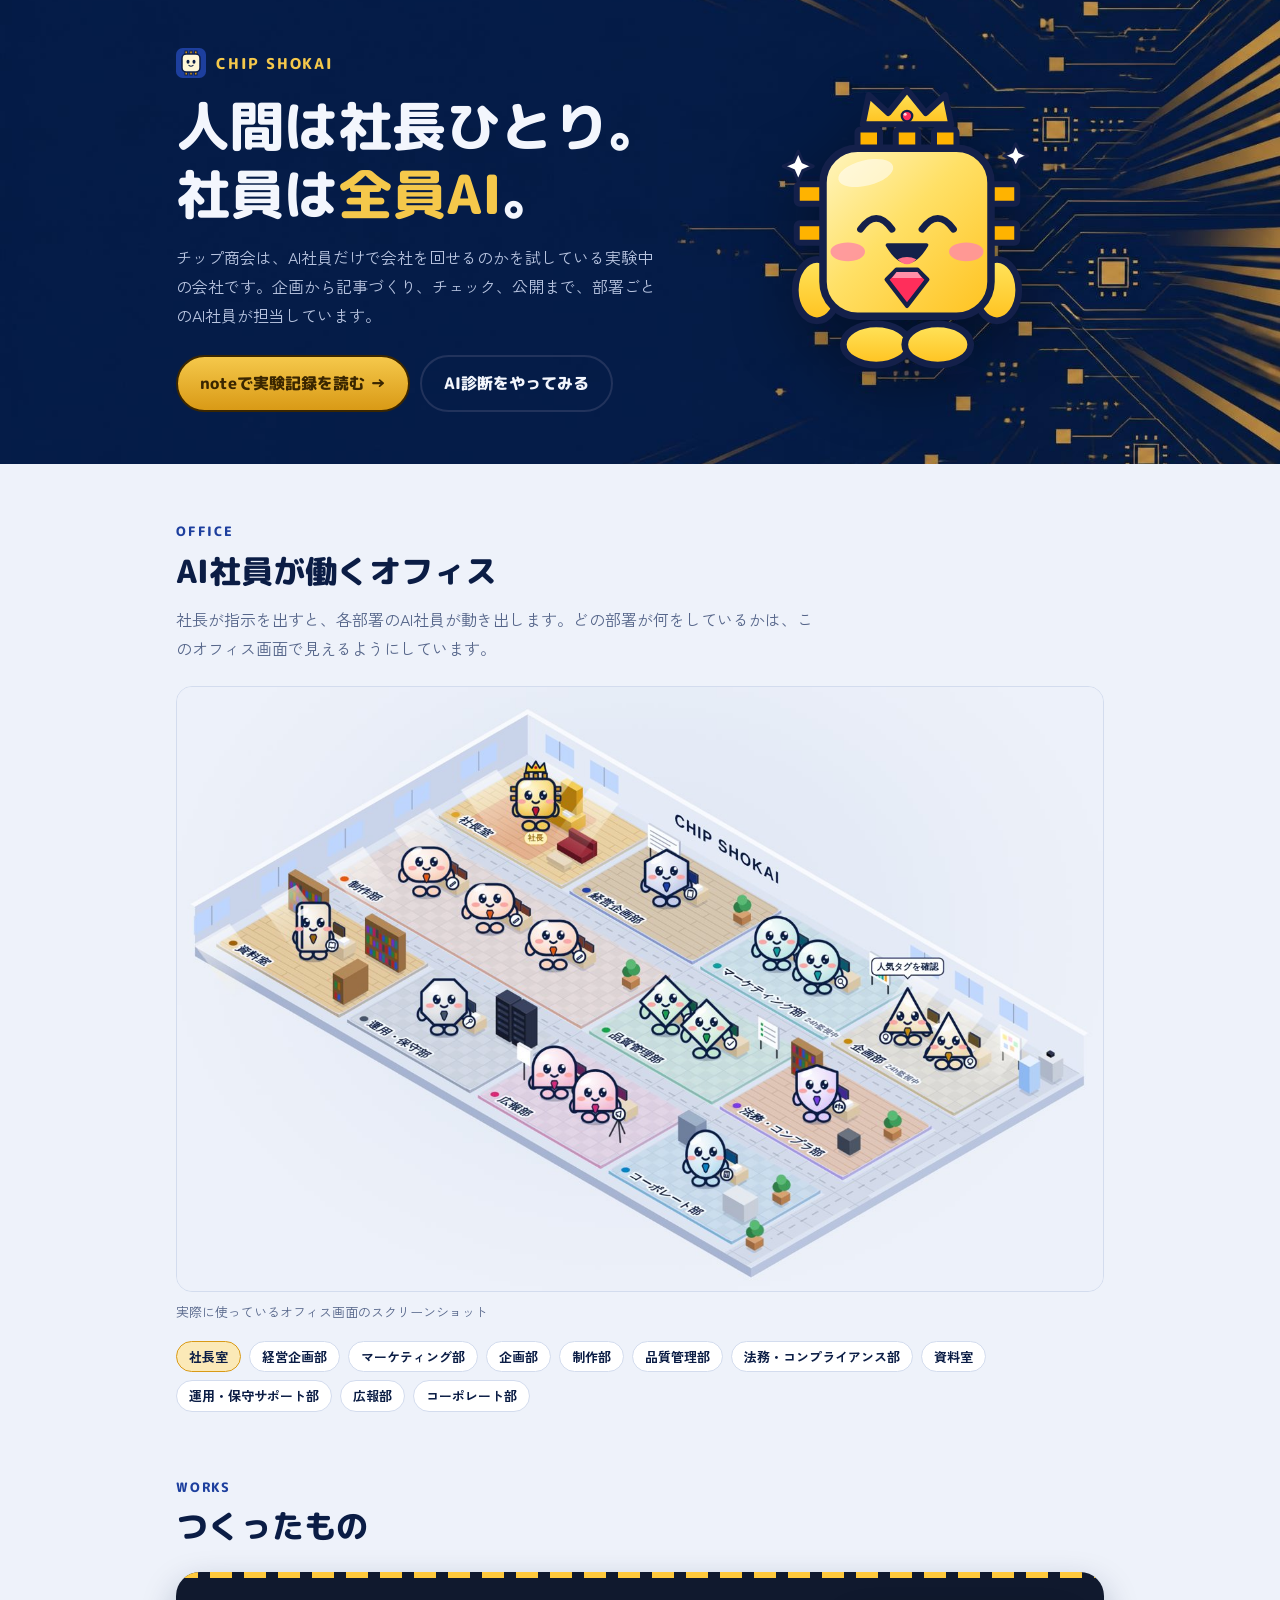
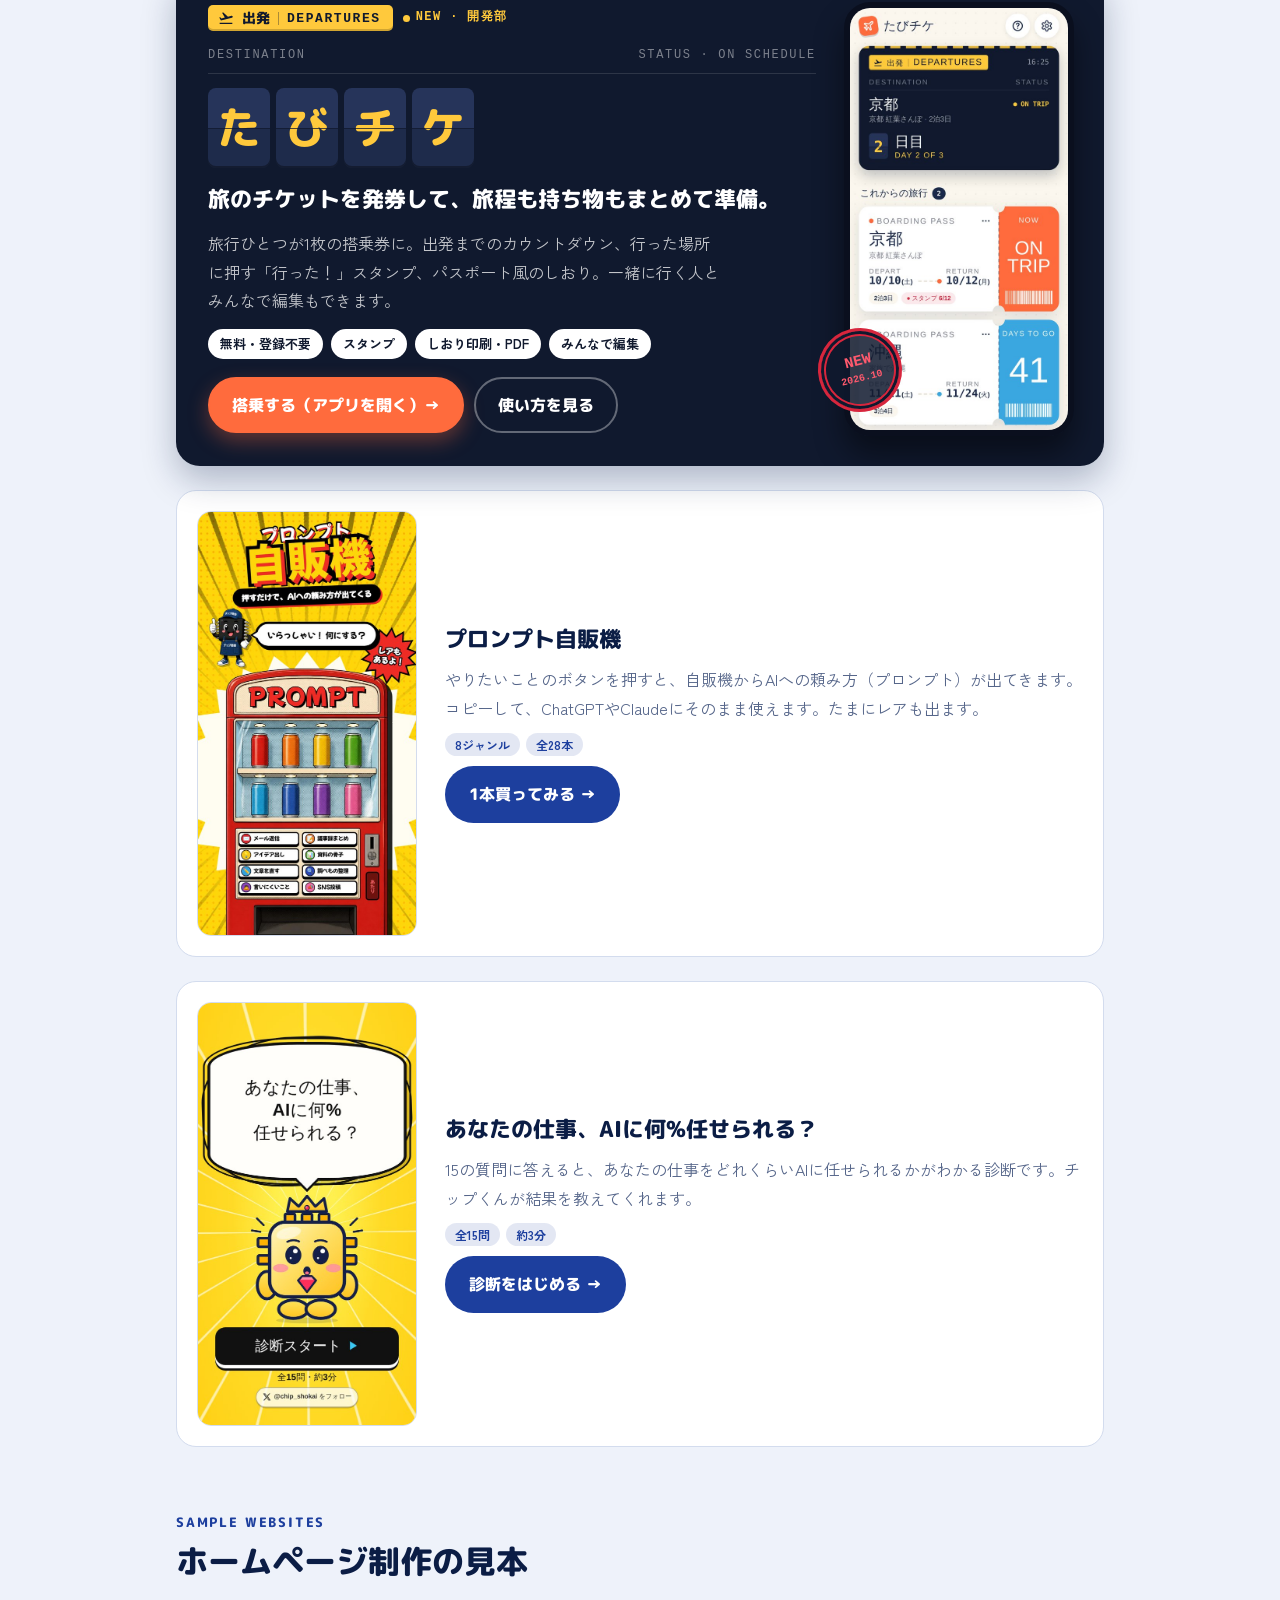
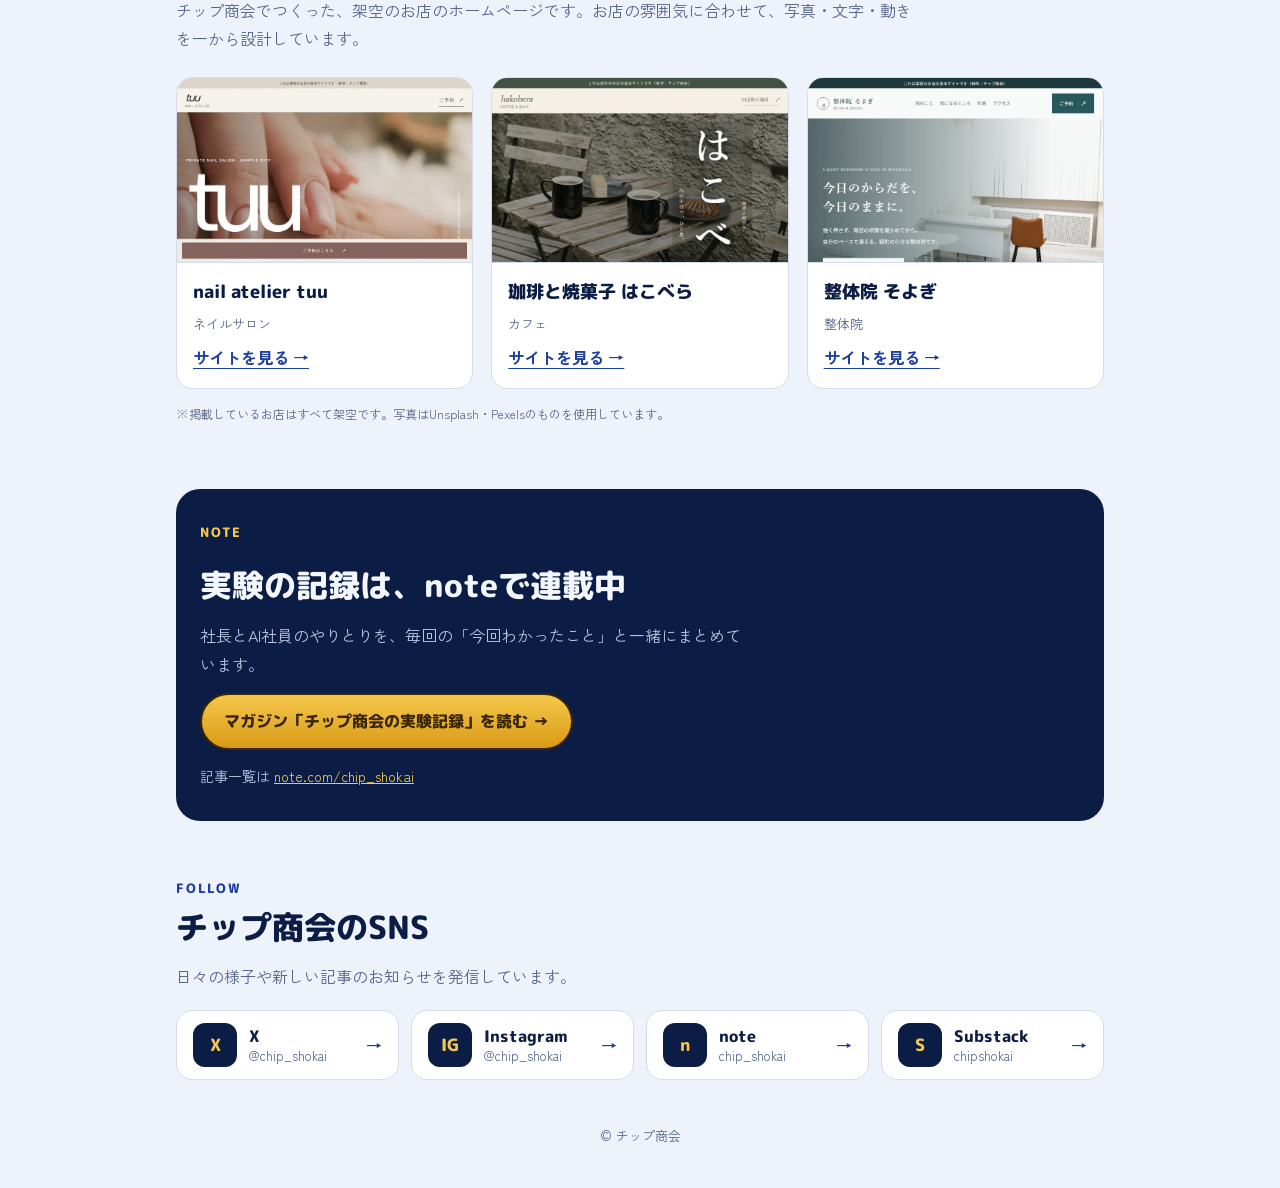
<file: index.html>
<!doctype html>
<html lang="ja">
<head>
<meta charset="utf-8">
<meta name="viewport" content="width=device-width,initial-scale=1,viewport-fit=cover">
<title>チップ商会 公式サイト</title>
<meta name="description" content="人間は社長ひとり、社員は全員AI。AI社員だけで会社を回せるのかを試している、チップ商会の公式サイトです。">
<meta property="og:type" content="website">
<meta property="og:url" content="https://chipshokai.com/">
<meta property="og:title" content="チップ商会 公式サイト">
<meta property="og:description" content="人間は社長ひとり、社員は全員AI。AI社員の実験記録。">
<meta property="og:image" content="https://chipshokai.com/img/office.jpg">
<meta name="twitter:card" content="summary_large_image">
<meta name="twitter:site" content="@chip_shokai">
<link rel="icon" type="image/svg+xml" href="img/chip.svg">
<style>*,*::before,*::after{box-sizing:border-box}html{color-scheme:light}body{margin:0}img{max-width:100%}[hidden]{display:none!important}:root{padding-top:env(safe-area-inset-top,0px);padding-bottom:env(safe-area-inset-bottom,0px)}</style>
</head>
<body>
<link rel="preconnect" href="https://fonts.googleapis.com">
<link rel="stylesheet" href="https://fonts.googleapis.com/css2?family=M+PLUS+Rounded+1c:wght@500;800&family=Zen+Kaku+Gothic+New:wght@400;500;700&display=swap">
<style>
/* Layout: 紺のヒーロー（社名＋チップくん＋note導線）→ オフィス画面 → つくったもの → noteへの大きな導線。チップ商会の紺×金 */
:root{
  --bg:#EEF2FA; --panel:#FFFFFF; --ink:#0B1D45; --muted:#56668A; --line:#D3DCEE;
  --accent:#1D3F9E; --navy:#0B1D45; --navyLine:#22335C; --gold:#F5C84B; --goldDeep:#D99A16; --goldInk:#3A2600; --onNavy:#F3F6FD; --onNavyMuted:#B8C4E0;
  --f-display:"M PLUS Rounded 1c","Hiragino Maru Gothic ProN","Yu Gothic",sans-serif;
  --f-body:"Zen Kaku Gothic New","Hiragino Sans","Yu Gothic",sans-serif;
}
@media (prefers-color-scheme: dark){:root:not([data-theme="light"]){
  --bg:#070F24; --panel:#0E1A38; --ink:#E4EAF8; --muted:#93A2C3; --line:#22335C; --accent:#8DB4FF; color-scheme:dark}}
:root[data-theme="dark"]{
  --bg:#070F24; --panel:#0E1A38; --ink:#E4EAF8; --muted:#93A2C3; --line:#22335C; --accent:#8DB4FF; color-scheme:dark}
body{background:var(--bg);color:var(--ink);font-family:var(--f-body);font-size:16px;line-height:1.8}
a{color:inherit}
.in{max-width:960px;margin:0 auto;padding-inline:16px}

/* ヒーロー */
.hero{background:var(--navy);color:var(--onNavy);position:relative;overflow:hidden}
.hero{background:var(--navy) url("img/hero.jpg") right center/cover no-repeat}
.hero .in{position:relative;display:grid;grid-template-columns:1.3fr 1fr;align-items:center;gap:24px;padding-block:48px 52px}
.brand{display:flex;align-items:center;gap:10px;font-family:var(--f-display);font-weight:800;font-size:15px;letter-spacing:.12em;color:var(--gold)}
.brand svg{width:30px;height:30px}
.hero h1{font-family:var(--f-display);font-weight:800;font-size:clamp(32px,6.4vw,54px);line-height:1.25;margin:14px 0 0;text-wrap:balance}
.hero h1 em{font-style:normal;color:var(--gold)}
.hero .lead{margin:16px 0 0;color:var(--onNavyMuted);max-width:30em}
.cta{display:flex;flex-wrap:wrap;gap:10px;margin-top:26px}
.btn{display:inline-flex;align-items:center;gap:8px;font-family:var(--f-display);font-weight:800;font-size:16px;text-decoration:none;border-radius:999px;padding:12px 22px;border:2px solid transparent;transition:transform .15s ease}
.btn:hover{transform:translateY(-2px)}
.btn:focus-visible{outline:3px solid var(--gold);outline-offset:3px}
.btn.gold{background:linear-gradient(180deg,var(--gold),var(--goldDeep));color:var(--goldInk);border-color:var(--goldInk)}
.btn.ghost{color:var(--onNavy);border-color:var(--navyLine)}
.chip{justify-self:center;width:min(300px,100%);height:auto;filter:drop-shadow(0 18px 30px rgba(0,0,0,.35));animation:bob 3.6s ease-in-out infinite}
@keyframes bob{50%{transform:translateY(-8px)}}

/* セクション */
section.blk{padding-block:56px 8px}
.eyebrow{font-family:var(--f-display);font-weight:800;font-size:13px;letter-spacing:.14em;color:var(--accent);margin:0}
h2{font-family:var(--f-display);font-weight:800;font-size:clamp(24px,4vw,32px);line-height:1.35;margin:6px 0 0;text-wrap:balance}
.desc{margin:12px 0 0;color:var(--muted);max-width:40em}
figure{margin:24px 0 0}
.shot{display:block;width:100%;height:auto;border-radius:16px;border:1px solid var(--line);background:var(--panel)}
figcaption{font-size:13px;color:var(--muted);margin-top:8px}
.depts{display:flex;flex-wrap:wrap;gap:8px;margin:18px 0 0;padding:0;list-style:none}
.depts li{font-size:13px;font-weight:700;background:var(--panel);border:1px solid var(--line);border-radius:999px;padding:3px 12px}
.depts li.boss{background:color-mix(in srgb,var(--gold) 40%,var(--panel));border-color:var(--goldDeep)}

/* つくったもの */
.work{margin-top:24px;display:grid;grid-template-columns:220px 1fr;gap:28px;align-items:center;background:var(--panel);border:1px solid var(--line);border-radius:20px;padding:20px}
.work img{width:100%;height:auto;border-radius:14px;border:1px solid var(--line)}
.work .tx{min-width:0;display:grid;gap:10px;justify-items:start}
.work h3{font-family:var(--f-display);font-weight:800;font-size:22px;line-height:1.4;margin:0}
.work p{margin:0;color:var(--muted)}
.meta{display:flex;flex-wrap:wrap;gap:6px}
.meta span{font-size:12px;font-weight:700;color:var(--accent);background:color-mix(in srgb,var(--accent) 12%,transparent);border-radius:999px;padding:1px 10px}
.btn.solid{background:var(--accent);color:var(--panel)}
.btn.solid:focus-visible{outline-color:var(--accent)}

/* たびチケ：出発案内板バナー（つくったものの最新作） */
.dep{margin-top:24px;background:#10192E;color:#fff;border-radius:24px;position:relative;overflow:hidden;display:grid;grid-template-columns:1fr 230px;gap:28px;align-items:center;padding:30px 30px 30px 32px;box-shadow:0 14px 34px rgba(11,29,69,.28)}
.dep::before{content:"";position:absolute;inset:0 0 auto 0;height:6px;background:repeating-linear-gradient(90deg,#FFC93C 0 22px,transparent 22px 34px)}
.dep .tx{min-width:0;display:grid;gap:14px;justify-items:start}
.dep-top{display:flex;flex-wrap:wrap;align-items:center;gap:10px}
.dep-plate{display:inline-flex;align-items:center;gap:8px;background:#FFC93C;color:#10192E;border-radius:5px;padding:5px 12px 5px 10px;font-family:var(--f-display);font-weight:800;font-size:14px;line-height:1;box-shadow:inset 0 -2px 0 rgba(0,0,0,.18)}
.dep-plate svg{width:16px;height:16px}
.dep-plate i{width:1px;height:13px;background:rgba(16,25,46,.35)}
.dep-plate b{font-family:ui-monospace,Menlo,monospace;font-weight:700;letter-spacing:.12em;font-size:13px}
.dep-new{font-family:ui-monospace,Menlo,monospace;font-weight:700;font-size:12px;letter-spacing:.12em;color:#FFC93C;display:inline-flex;align-items:center;gap:6px}
.dep-new::before{content:"";width:7px;height:7px;border-radius:50%;background:#FFC93C;animation:depblink 1s steps(2,start) infinite}
@keyframes depblink{to{visibility:hidden}}
.dep-head{display:flex;justify-content:space-between;width:100%;font-family:ui-monospace,Menlo,monospace;font-size:12px;letter-spacing:.14em;color:rgba(255,255,255,.45);border-bottom:1px solid rgba(255,255,255,.12);padding-bottom:6px}
.flaps{display:flex;gap:6px}
.flap{position:relative;width:62px;height:80px;display:grid;place-items:center;background:linear-gradient(#26345A 50%,#1E2B4B 50%);border-radius:8px;font-family:var(--f-display);font-weight:800;font-size:44px;color:#FFC93C;box-shadow:inset 0 -2px 0 rgba(0,0,0,.35)}
.flap::after{content:"";position:absolute;left:0;right:0;top:50%;height:1px;background:rgba(16,25,46,.75)}
.dep h3{margin:0;font-family:var(--f-display);font-weight:800;font-size:22px;line-height:1.5;color:#fff}
.dep p{margin:0;color:rgba(255,255,255,.75);max-width:32em}
.dep-feats{display:flex;flex-wrap:wrap;gap:8px;margin:0;padding:0;list-style:none}
.dep-feats li{font-size:13px;font-weight:700;color:#10192E;background:#fff;border-radius:999px;padding:3px 12px}
.dep-cta{display:flex;flex-wrap:wrap;gap:10px;margin-top:4px}
.btn.depart{background:#FF6B3D;color:#fff;border-color:#FF6B3D;box-shadow:0 8px 20px rgba(255,107,61,.35)}
.btn.depart:focus-visible{outline-color:#FFC93C}
.btn.dep-ghost{color:#fff;border-color:rgba(255,255,255,.35)}
.dep-shot{position:relative;justify-self:center;width:100%;max-width:230px}
.dep-shot img{display:block;width:100%;height:auto;border-radius:26px;border:6px solid #0A0F1E;box-shadow:0 18px 30px rgba(0,0,0,.45)}
.dep-stamp{position:absolute;left:-26px;bottom:24px;width:84px;height:84px;border-radius:50%;border:3px solid #D7263D;box-shadow:inset 0 0 0 3px #10192E,inset 0 0 0 5px #D7263D;color:#FF5A6E;display:grid;place-content:center;text-align:center;font-family:ui-monospace,Menlo,monospace;font-weight:700;font-size:15px;line-height:1.1;transform:rotate(-14deg);background:rgba(16,25,46,.85)}
.dep-stamp small{font-size:10px}
@media (max-width:720px){
  .dep{grid-template-columns:1fr;padding:28px 20px 24px}
  .dep-shot{max-width:200px;grid-row:2}
  .flap{width:52px;height:66px;font-size:36px}
}
@media (prefers-reduced-motion: reduce){.dep-new::before{animation:none}}

/* note導線 */
.note{margin-top:56px;background:var(--navy);color:var(--onNavy);border-radius:24px;padding:32px 24px;display:grid;gap:14px;justify-items:start;position:relative;overflow:hidden}
.note .eyebrow{color:var(--gold)}
.note h2{color:var(--onNavy)}
.note p{margin:0;color:var(--onNavyMuted);max-width:34em}
.note .sub{font-size:14px}
.note .sub a{color:var(--gold)}
.sns{display:grid;grid-template-columns:repeat(auto-fit,minmax(220px,1fr));gap:12px;margin-top:20px}
.sn{display:grid;grid-template-columns:44px 1fr auto;align-items:center;gap:12px;background:var(--panel);border:1px solid var(--line);border-radius:16px;padding:12px 16px;text-decoration:none;transition:transform .15s ease,border-color .15s ease}
.sn:hover{transform:translateY(-2px);border-color:var(--accent)}
.sn:focus-visible{outline:3px solid color-mix(in srgb,var(--accent) 60%,transparent);outline-offset:3px}
.sn .ic{width:44px;height:44px;border-radius:12px;background:var(--navy);color:var(--gold);display:grid;place-items:center;font-family:var(--f-display);font-weight:800;font-size:17px}
.sn .nm{display:grid;min-width:0;line-height:1.4}
.sn b{font-family:var(--f-display);font-weight:800;font-size:16px}
.sn small{font-size:13px;color:var(--muted);overflow-wrap:anywhere}
.sn .go{color:var(--accent);font-weight:700}
.sample-sites{padding-block:56px 8px}
.sample-sites .desc{max-width:46em}
.sample-site-grid{display:grid;grid-template-columns:repeat(3,minmax(0,1fr));gap:18px;margin-top:24px}
.sample-site-card{min-width:0;overflow:hidden;background:var(--panel);border:1px solid var(--line);border-radius:16px}
.sample-site-card img{display:block;width:100%;height:auto;aspect-ratio:8/5;object-fit:cover;border-bottom:1px solid var(--line)}
.sample-site-card .sample-site-copy{display:grid;gap:8px;padding:16px}
.sample-site-card h3{margin:0;font:800 18px/1.4 var(--f-display)}
.sample-site-card p{margin:0;color:var(--muted);font-size:13px}
.sample-site-card a{justify-self:start;color:var(--accent);font-weight:700;text-decoration-thickness:1px;text-underline-offset:4px}
.sample-site-note{margin:14px 0 0;color:var(--muted);font-size:12px}
@media (prefers-reduced-motion: reduce){.sn{transition:none}.sn:hover{transform:none}}
footer{padding-block:36px 40px;font-size:13px;color:var(--muted);text-align:center}

@media (max-width:720px){
  .hero .in{grid-template-columns:1fr;padding-block:36px 40px}
  .chip{width:120px;grid-row:1;justify-self:start}
  .hero{background-position:62% center}
  .hero::before{content:"";position:absolute;inset:0;background:linear-gradient(180deg,rgba(11,29,69,.35),rgba(11,29,69,.8))}
  .work{grid-template-columns:1fr}
  .work img{max-width:240px}
  .sample-sites{padding-block:48px 8px}
  .sample-site-grid{grid-template-columns:1fr;gap:12px}
}
@media (prefers-reduced-motion: reduce){.chip{animation:none}.btn{transition:none}.btn:hover{transform:none}}
</style>

<header class="hero">
  <div class="in">
    <div>
      <div class="brand">
        <svg viewBox="0 0 100 100" aria-hidden="true"><rect width="100" height="100" rx="22" fill="#1D3F9E"/><g fill="#D99A16" stroke="#0B1D45" stroke-width="3"><rect x="30" y="10" width="8" height="12"/><rect x="46" y="10" width="8" height="12"/><rect x="62" y="10" width="8" height="12"/><rect x="30" y="78" width="8" height="12"/><rect x="46" y="78" width="8" height="12"/><rect x="62" y="78" width="8" height="12"/></g><rect x="20" y="20" width="60" height="60" rx="14" fill="#FFF7D6" stroke="#0B1D45" stroke-width="5"/><ellipse cx="40" cy="46" rx="5" ry="6.5" fill="#0B1D45"/><ellipse cx="60" cy="46" rx="5" ry="6.5" fill="#0B1D45"/><path d="M43 58 Q50 64 57 58" stroke="#0B1D45" stroke-width="3.5" fill="none" stroke-linecap="round"/></svg>
        CHIP SHOKAI
      </div>
      <h1>人間は社長ひとり。<br>社員は<em>全員AI</em>。</h1>
      <p class="lead">チップ商会は、AI社員だけで会社を回せるのかを試している実験中の会社です。企画から記事づくり、チェック、公開まで、部署ごとのAI社員が担当しています。</p>
      <div class="cta">
        <a class="btn gold" href="https://note.com/chip_shokai/m/md7acb455b0dc" target="_blank" rel="noopener">noteで実験記録を読む →</a>
        <a class="btn ghost" href="https://shindan.chipshokai.com" target="_blank" rel="noopener">AI診断をやってみる</a>
      </div>
    </div>
    <img class="chip" src="img/chip.svg" alt="チップ商会のマスコット、チップくん" width="300" height="300">
  </div>
</header>

<main class="in">
  <section class="blk" aria-labelledby="h-office">
    <p class="eyebrow">OFFICE</p>
    <h2 id="h-office">AI社員が働くオフィス</h2>
    <p class="desc">社長が指示を出すと、各部署のAI社員が動き出します。どの部署が何をしているかは、このオフィス画面で見えるようにしています。</p>
    <figure>
      <img class="shot" src="img/office.jpg" alt="チップ商会のオフィス画面。社長室を中心に、各部署のAI社員キャラクターが机に向かっている" width="1400" height="912">
      <figcaption>実際に使っているオフィス画面のスクリーンショット</figcaption>
    </figure>
    <ul class="depts" aria-label="部署一覧">
      <li class="boss">社長室</li><li>経営企画部</li><li>マーケティング部</li><li>企画部</li><li>制作部</li><li>品質管理部</li><li>法務・コンプライアンス部</li><li>資料室</li><li>運用・保守サポート部</li><li>広報部</li><li>コーポレート部</li>
    </ul>
  </section>

  <section class="blk" aria-labelledby="h-works">
    <p class="eyebrow">WORKS</p>
    <h2 id="h-works">つくったもの</h2>
    <article class="dep" aria-labelledby="h-tabichike">
      <div class="tx">
        <div class="dep-top">
          <span class="dep-plate"><svg viewBox="0 0 24 24" fill="currentColor" aria-hidden="true"><path d="M2.5 19h19v2h-19zM22.07 9.64c-.21-.8-1.04-1.28-1.84-1.06L14.92 10l-6.9-6.43-1.93.51 4.14 7.17-4.97 1.33-1.97-1.54-1.45.39 2.59 4.49L21 11.49c.81-.23 1.28-1.05 1.07-1.85z"/></svg>出発<i></i><b>DEPARTURES</b></span>
          <span class="dep-new">NEW · 開発部</span>
        </div>
        <div class="dep-head" aria-hidden="true"><span>DESTINATION</span><span>STATUS · ON SCHEDULE</span></div>
        <div class="flaps" role="img" aria-label="たびチケ"><span class="flap">た</span><span class="flap">び</span><span class="flap">チ</span><span class="flap">ケ</span></div>
        <h3 id="h-tabichike">旅のチケットを発券して、旅程も持ち物もまとめて準備。</h3>
        <p>旅行ひとつが1枚の搭乗券に。出発までのカウントダウン、行った場所に押す「行った！」スタンプ、パスポート風のしおり。一緒に行く人とみんなで編集もできます。</p>
        <ul class="dep-feats"><li>無料・登録不要</li><li>スタンプ</li><li>しおり印刷・PDF</li><li>みんなで編集</li></ul>
        <div class="dep-cta">
          <a class="btn depart" href="https://tabichike.chipshokai.com" target="_blank" rel="noopener">搭乗する（アプリを開く）→</a>
          <a class="btn dep-ghost" href="https://tabichike.chipshokai.com/guide/" target="_blank" rel="noopener">使い方を見る</a>
        </div>
      </div>
      <div class="dep-shot">
        <img src="img/tabichike.jpg" alt="たびチケのホーム画面。紺色の出発案内板に行き先の京都と旅行の日数が出て、その下に搭乗券の形をした旅行のチケットが並んでいる" width="560" height="1084" loading="lazy">
        <span class="dep-stamp" aria-hidden="true"><span>NEW<br><small>2026.10</small></span></span>
      </div>
    </article>
    <article class="work">
      <img src="img/vending.jpg" alt="プロンプト自販機のトップ画面。赤い自販機にやりたいことのボタンが並び、チップくんが「いらっしゃい！」と声をかけている" width="560" height="1085" loading="lazy">
      <div class="tx">
        <h3>プロンプト自販機</h3>
        <p>やりたいことのボタンを押すと、自販機からAIへの頼み方（プロンプト）が出てきます。コピーして、ChatGPTやClaudeにそのまま使えます。たまにレアも出ます。</p>
        <div class="meta"><span>8ジャンル</span><span>全28本</span></div>
        <a class="btn solid" href="https://vending.chipshokai.com" target="_blank" rel="noopener">1本買ってみる →</a>
      </div>
    </article>
    <article class="work">
      <img src="img/shindan.jpg" alt="AI診断アプリのトップ画面。吹き出しに質問が書かれ、王冠をかぶったチップくんが立っている" width="560" height="1085" loading="lazy">
      <div class="tx">
        <h3>あなたの仕事、AIに何%任せられる？</h3>
        <p>15の質問に答えると、あなたの仕事をどれくらいAIに任せられるかがわかる診断です。チップくんが結果を教えてくれます。</p>
        <div class="meta"><span>全15問</span><span>約3分</span></div>
        <a class="btn solid" href="https://shindan.chipshokai.com" target="_blank" rel="noopener">診断をはじめる →</a>
      </div>
    </article>
  </section>

  <section class="sample-sites" aria-labelledby="h-sample-sites">
    <p class="eyebrow">SAMPLE WEBSITES</p>
    <h2 id="h-sample-sites">ホームページ制作の見本</h2>
    <p class="desc">チップ商会でつくった、架空のお店のホームページです。お店の雰囲気に合わせて、写真・文字・動きを一から設計しています。</p>
    <div class="sample-site-grid">
      <article class="sample-site-card">
        <img src="img/works/nail-atelier-tuu.webp" alt="nail atelier tuuのホームページ。白いネイルサロンのファーストビュー" width="800" height="500" loading="lazy">
        <div class="sample-site-copy"><h3>nail atelier tuu</h3><p>ネイルサロン</p><a href="samples/nail/">サイトを見る →</a></div>
      </article>
      <article class="sample-site-card">
        <img src="img/works/cafe-hakobera.webp" alt="珈琲と焼菓子 はこべらのホームページ。川辺の喫茶店のファーストビュー" width="800" height="500" loading="lazy">
        <div class="sample-site-copy"><h3>珈琲と焼菓子 はこべら</h3><p>カフェ</p><a href="samples/cafe/">サイトを見る →</a></div>
      </article>
      <article class="sample-site-card">
        <img src="img/works/seitai-soyogi.webp" alt="整体院 そよぎのホームページ。明るい整体院のファーストビュー" width="800" height="500" loading="lazy">
        <div class="sample-site-copy"><h3>整体院 そよぎ</h3><p>整体院</p><a href="samples/seitai/">サイトを見る →</a></div>
      </article>
    </div>
    <p class="sample-site-note">※掲載しているお店はすべて架空です。写真はUnsplash・Pexelsのものを使用しています。</p>
  </section>

  <section class="note" aria-labelledby="h-note">
    <p class="eyebrow">NOTE</p>
    <h2 id="h-note">実験の記録は、noteで連載中</h2>
    <p>社長とAI社員のやりとりを、毎回の「今回わかったこと」と一緒にまとめています。</p>
    <a class="btn gold" href="https://note.com/chip_shokai/m/md7acb455b0dc" target="_blank" rel="noopener">マガジン「チップ商会の実験記録」を読む →</a>
    <p class="sub">記事一覧は <a href="https://note.com/chip_shokai" target="_blank" rel="noopener">note.com/chip_shokai</a></p>
  </section>

  <section class="blk" aria-labelledby="h-sns">
    <p class="eyebrow">FOLLOW</p>
    <h2 id="h-sns">チップ商会のSNS</h2>
    <p class="desc">日々の様子や新しい記事のお知らせを発信しています。</p>
    <div class="sns">
      <a class="sn" href="https://x.com/chip_shokai" target="_blank" rel="noopener">
        <span class="ic" aria-hidden="true">X</span>
        <span class="nm"><b>X</b><small>@chip_shokai</small></span>
        <span class="go" aria-hidden="true">→</span>
      </a>
      <a class="sn" href="https://www.instagram.com/chip_shokai/" target="_blank" rel="noopener">
        <span class="ic" aria-hidden="true">IG</span>
        <span class="nm"><b>Instagram</b><small>@chip_shokai</small></span>
        <span class="go" aria-hidden="true">→</span>
      </a>
      <a class="sn" href="https://note.com/chip_shokai" target="_blank" rel="noopener">
        <span class="ic" aria-hidden="true">n</span>
        <span class="nm"><b>note</b><small>chip_shokai</small></span>
        <span class="go" aria-hidden="true">→</span>
      </a>
      <a class="sn" href="https://chipshokai.substack.com" target="_blank" rel="noopener">
        <span class="ic" aria-hidden="true">S</span>
        <span class="nm"><b>Substack</b><small>chipshokai</small></span>
        <span class="go" aria-hidden="true">→</span>
      </a>
    </div>
  </section>
</main>

<footer>© チップ商会</footer>

<!-- Cloudflare Web Analytics --><script type='module' src='https://static.cloudflareinsights.com/beacon.min.js' data-cf-beacon='{"token": "8b84c788ce1145f3a9a994af6ffb4177"}'></script><!-- End Cloudflare Web Analytics -->
</body>
</html>
</file>
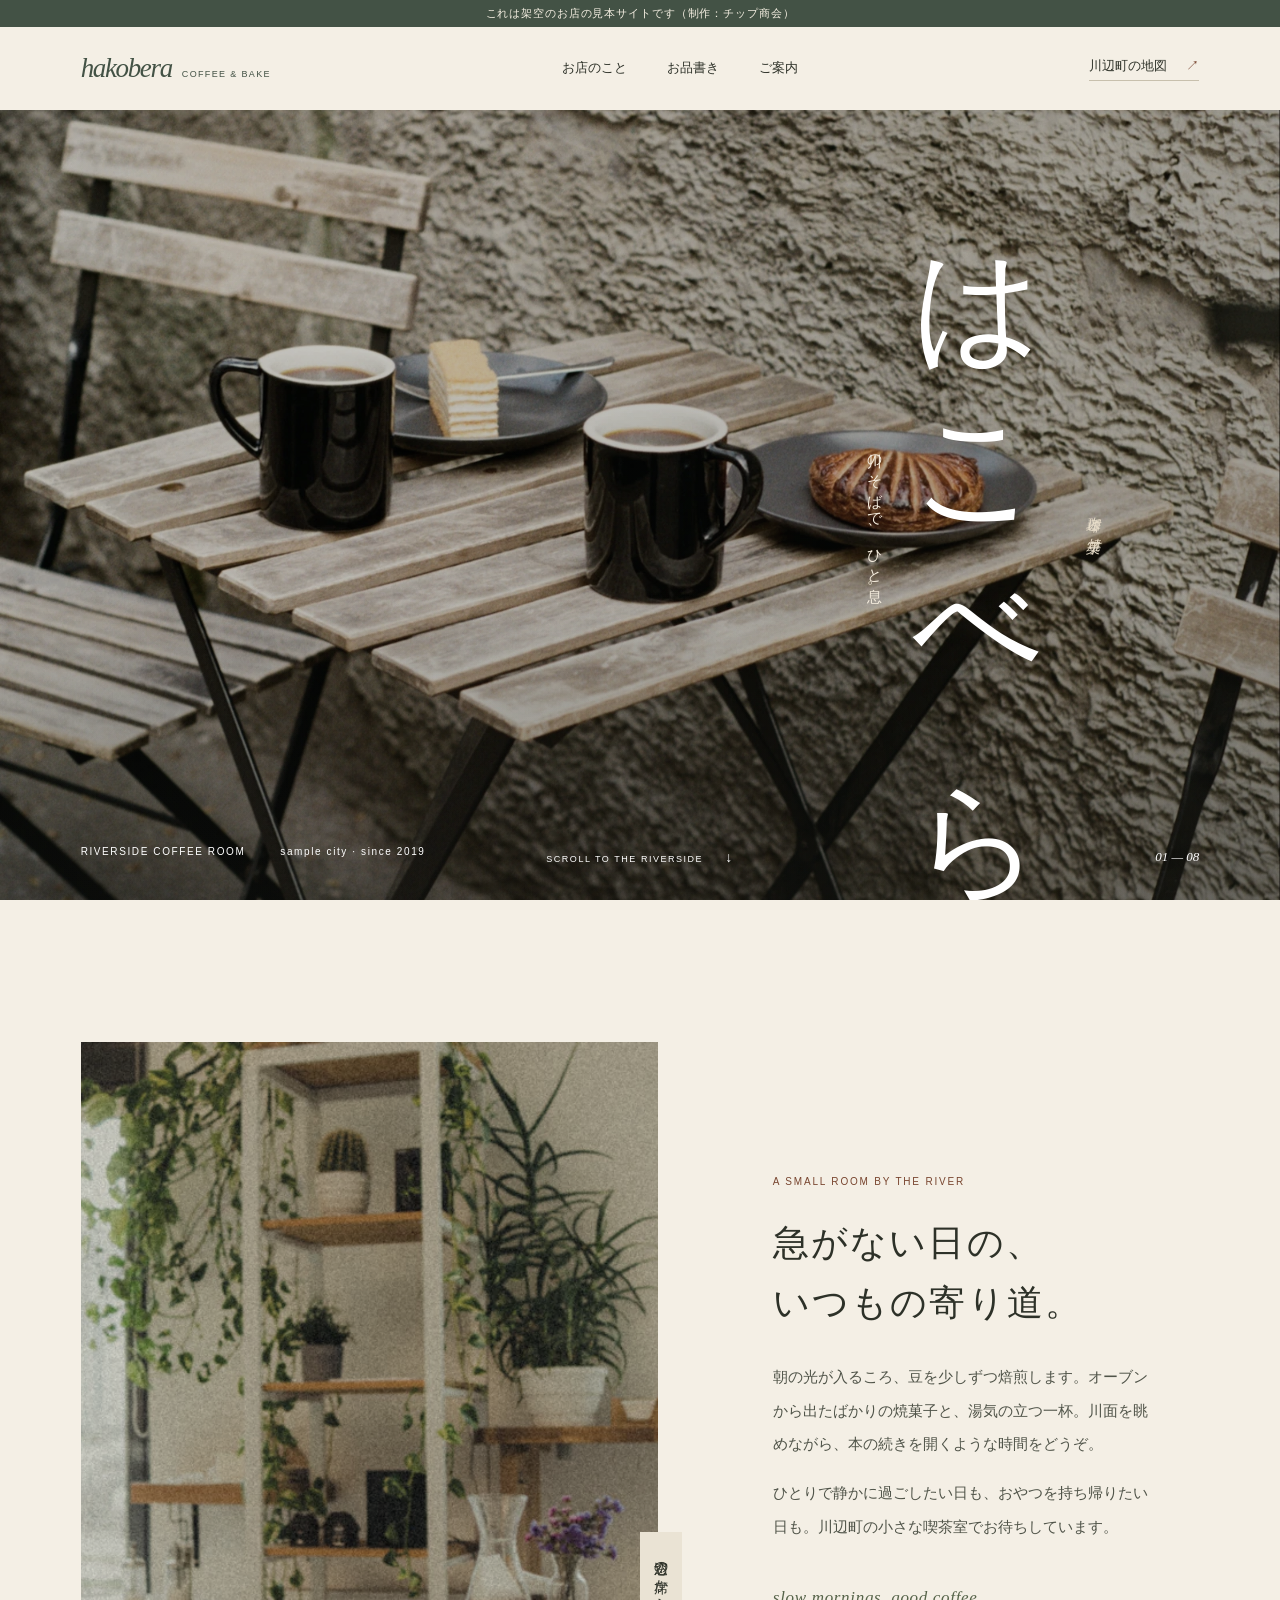
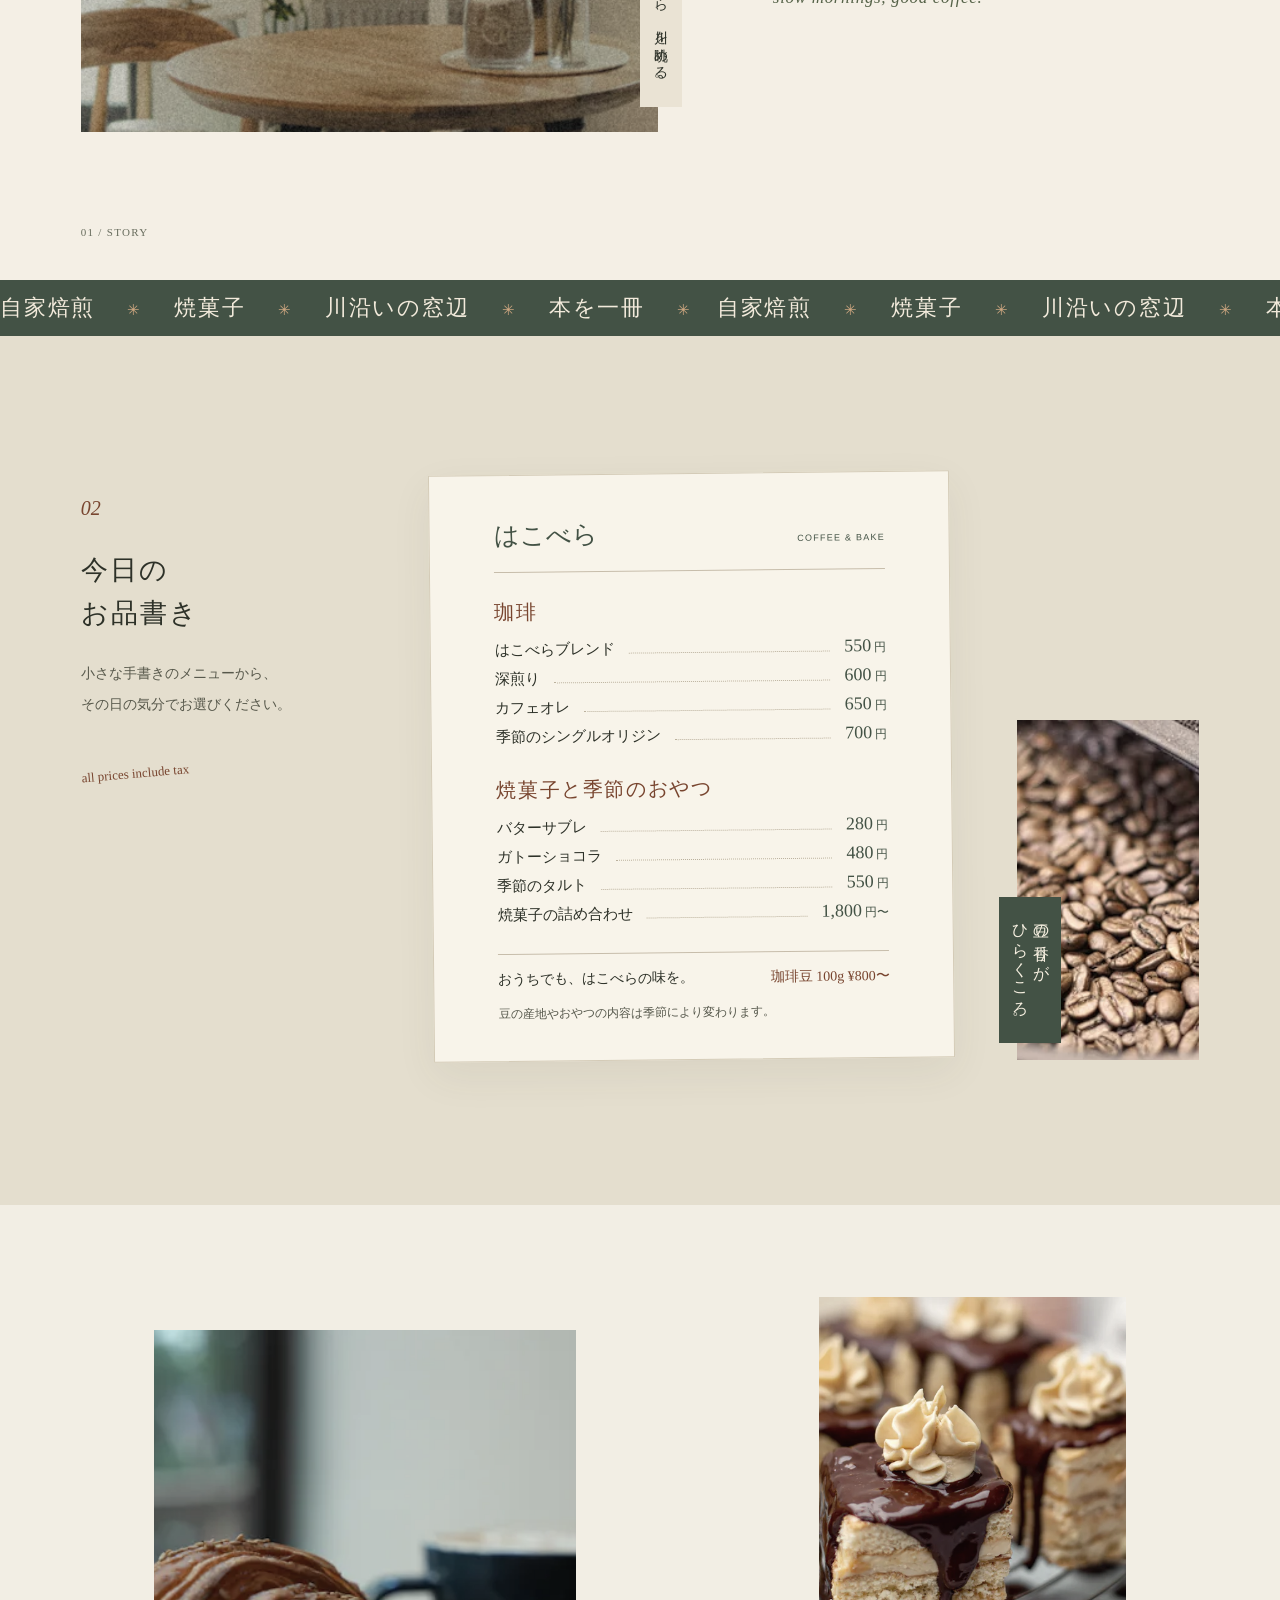
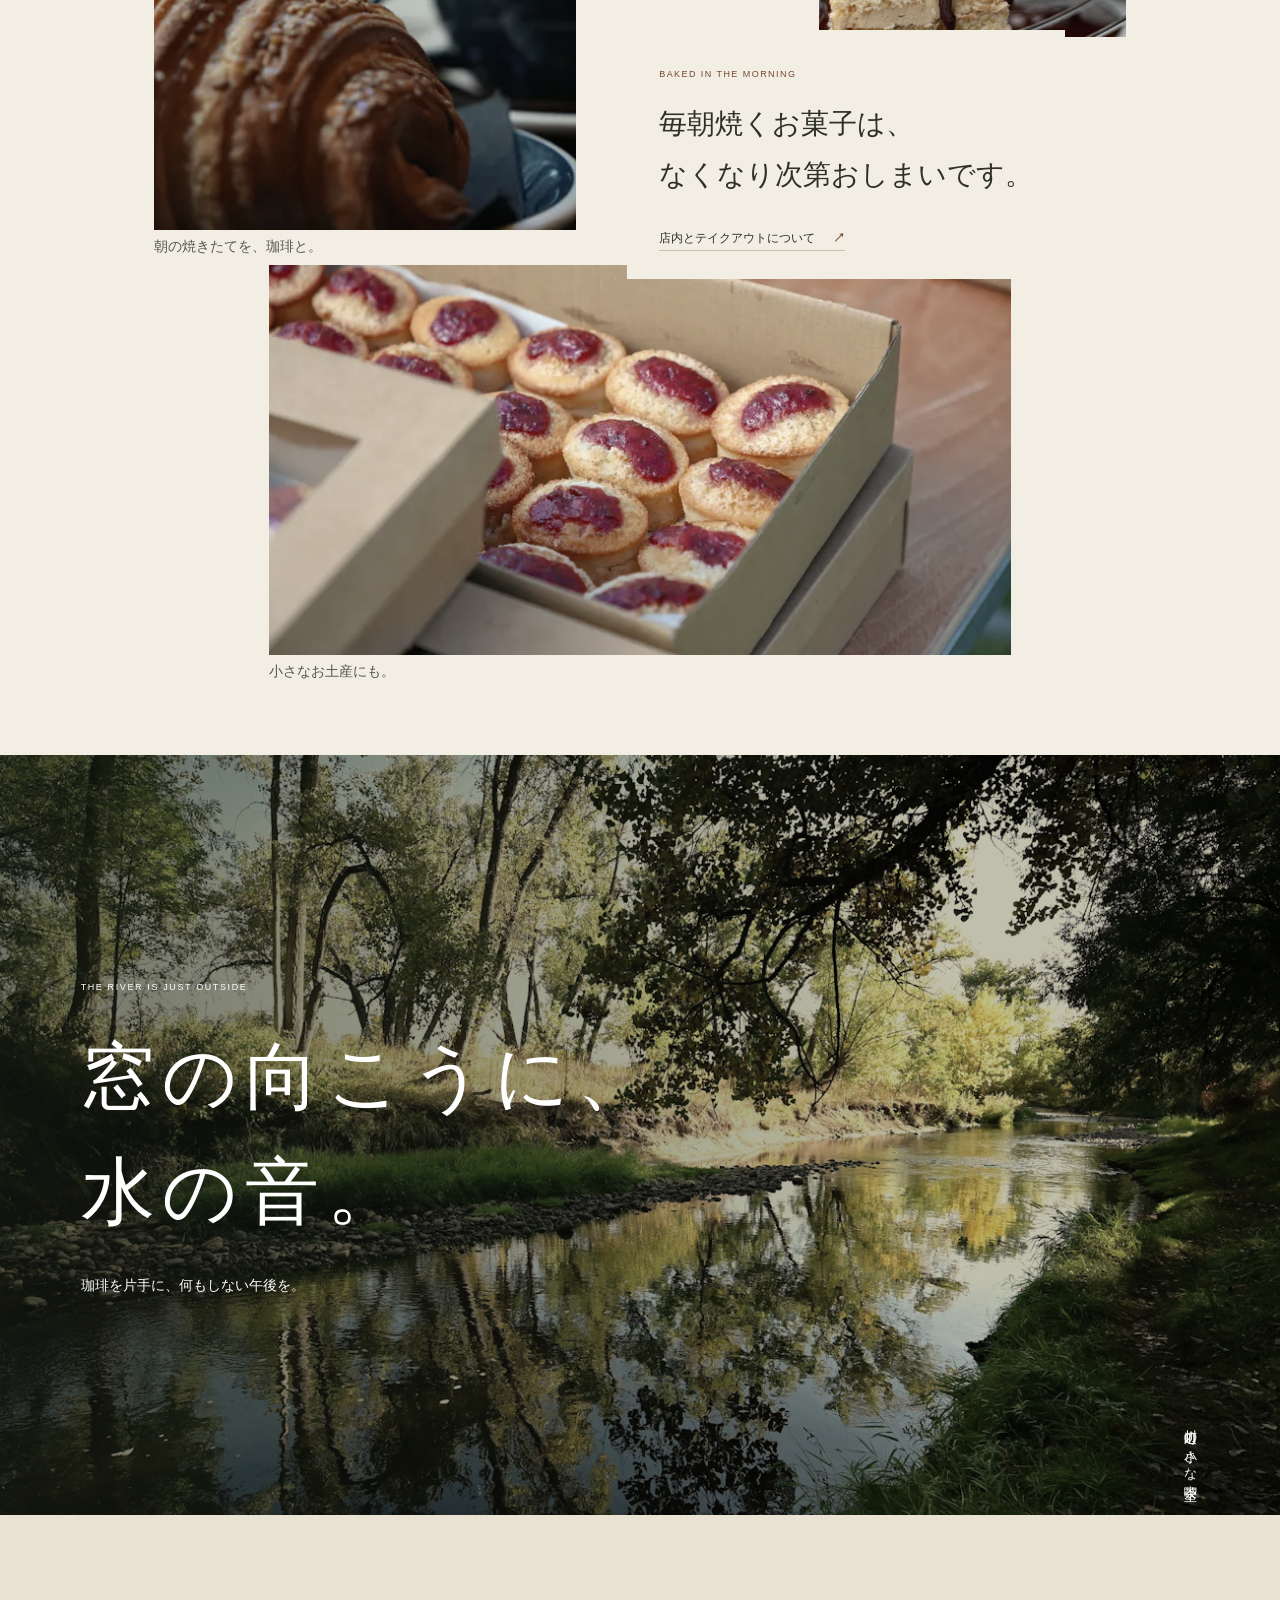
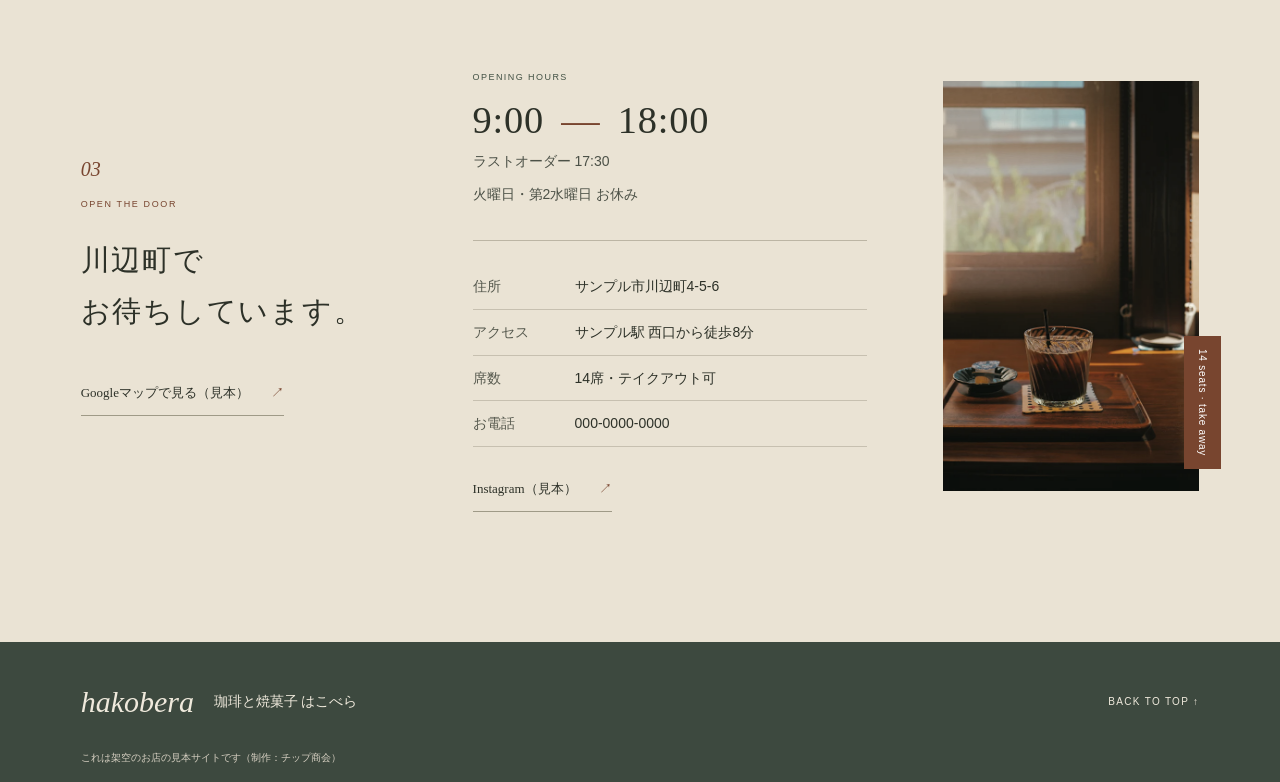
<file: samples/cafe/index.html>
<!doctype html>
<html lang="ja"><head><meta charset="utf-8"><meta name="viewport" content="width=device-width, initial-scale=1"><meta name="theme-color" content="#eae3d4"><meta name="description" content="川辺町の小さな喫茶店、珈琲と焼菓子 はこべら。自家焙煎の珈琲と毎朝焼くおやつを、川の見える窓辺で。"><title>珈琲と焼菓子 はこべら — 川沿いの小さな喫茶室</title>
<link rel="stylesheet" href="style.css"></head>
<body><a class="skip" href="#main">本文へ移動</a><div class="notice">これは架空のお店の見本サイトです（制作：チップ商会）</div>
<header class="topbar"><a class="brand" href="#top"><span>hakobera</span><small>COFFEE & BAKE</small></a><nav aria-label="メインナビゲーション"><a href="#story">お店のこと</a><a href="#menu">お品書き</a><a href="#visit">ご案内</a></nav><a class="top-link" href="#visit">川辺町の地図 <span>↗</span></a></header>
<main id="main">
<section class="hero" id="top" aria-labelledby="hero-title"><img src="img/hero.webp" srcset="img/hero-mobile.webp 820w, img/hero.webp 1600w" sizes="100vw" alt="木のテーブルに並ぶコーヒーと焼菓子" width="1600" height="1100" fetchpriority="high"><div class="hero-wash"></div><div class="hero-caption"><span>RIVERSIDE COFFEE ROOM</span><span>sample city · since 2019</span></div><div class="hero-name"><p>川のそばで、ひと息。</p><h1 id="hero-title">はこべら</h1><span class="hero-roman">珈琲と焼菓子</span></div><a class="hero-scroll" href="#story">SCROLL TO THE RIVERSIDE <b>↓</b></a><span class="hero-count">01 — 08</span></section>
<section class="story" id="story" aria-labelledby="story-title"><div class="story-image"><img src="img/interior.webp" alt="木の椅子と植物を置いた、自然光の入る喫茶室" width="1200" height="900" loading="lazy"><span class="photo-note">窓辺の席から、川を眺める。</span></div><div class="story-copy"><p class="overline">A SMALL ROOM BY THE RIVER</p><h2 id="story-title"><span>急がない日の、</span><span>いつもの寄り道。</span></h2><p>朝の光が入るころ、豆を少しずつ焙煎します。オーブンから出たばかりの焼菓子と、湯気の立つ一杯。川面を眺めながら、本の続きを開くような時間をどうぞ。</p><p>ひとりで静かに過ごしたい日も、おやつを持ち帰りたい日も。川辺町の小さな喫茶室でお待ちしています。</p><span class="story-mark">slow mornings, good coffee.</span></div><span class="story-index">01 / STORY</span></section>
<div class="ticker" aria-label="自家焙煎、焼菓子、川沿いの窓辺"><div class="ticker-track"><span>自家焙煎 <i>✳</i> 焼菓子 <i>✳</i> 川沿いの窓辺 <i>✳</i> 本を一冊 <i>✳</i> </span><span aria-hidden="true">自家焙煎 <i>✳</i> 焼菓子 <i>✳</i> 川沿いの窓辺 <i>✳</i> 本を一冊 <i>✳</i> </span></div></div>
<section class="menu" id="menu" aria-labelledby="menu-title"><div class="menu-lead"><span class="menu-no">02</span><h2 id="menu-title"><span>今日の</span><span>お品書き</span></h2><p>小さな手書きのメニューから、<br>その日の気分でお選びください。</p><span class="hand-note">all prices include tax</span></div>
<div class="menu-paper"><div class="menu-date"><span>はこべら</span><span>COFFEE & BAKE</span></div><div class="menu-group"><h3>珈琲</h3><div class="price-row"><span>はこべらブレンド</span><b>550<small>円</small></b></div><div class="price-row"><span>深煎り</span><b>600<small>円</small></b></div><div class="price-row"><span>カフェオレ</span><b>650<small>円</small></b></div><div class="price-row"><span>季節のシングルオリジン</span><b>700<small>円</small></b></div></div><div class="menu-group"><h3>焼菓子と季節のおやつ</h3><div class="price-row"><span>バターサブレ</span><b>280<small>円</small></b></div><div class="price-row"><span>ガトーショコラ</span><b>480<small>円</small></b></div><div class="price-row"><span>季節のタルト</span><b>550<small>円</small></b></div><div class="price-row"><span>焼菓子の詰め合わせ</span><b>1,800<small>円〜</small></b></div></div><div class="beans-note"><span>おうちでも、はこべらの味を。</span><b>珈琲豆 100g ¥800〜</b></div><small class="menu-foot">豆の産地やおやつの内容は季節により変わります。</small></div>
<div class="menu-aside"><img src="img/roast.webp" alt="焙煎したての珈琲豆" width="1000" height="1200" loading="lazy"><p>豆の香りが<br>ひらくころ。</p></div></section>
<section class="table-still" aria-label="珈琲とおやつの写真"><figure class="still-main"><img src="img/window.webp" alt="窓辺のテーブルに置かれたクロワッサンと珈琲" width="1000" height="1250" loading="lazy"><figcaption>朝の焼きたてを、珈琲と。</figcaption></figure><figure class="still-small"><img src="img/cake.webp" alt="チョコレートを重ねた焼菓子" width="1000" height="1200" loading="lazy"><figcaption>今日のおやつ</figcaption></figure><div class="table-note"><span>BAKED IN THE MORNING</span><p>毎朝焼くお菓子は、<br>なくなり次第おしまいです。</p><a href="#visit">店内とテイクアウトについて <b>↗</b></a></div><figure class="still-wide"><img src="img/takeout.webp" alt="持ち帰り用の箱に詰められた焼菓子" width="1200" height="800" loading="lazy"><figcaption>小さなお土産にも。</figcaption></figure></section>
<section class="river" aria-label="川沿いの風景"><img src="img/river.webp" alt="木々の向こうに流れる静かな川" width="1400" height="900" loading="lazy"><div class="river-copy"><span>THE RIVER IS JUST OUTSIDE</span><p>窓の向こうに、<br>水の音。</p><small>珈琲を片手に、何もしない午後を。</small></div><span class="river-side">川辺町の小さな喫茶室</span></section>
<section class="visit" id="visit" aria-labelledby="visit-title"><div class="visit-head"><span class="menu-no">03</span><p>OPEN THE DOOR</p><h2 id="visit-title"><span>川辺町で</span><span>お待ちしています。</span></h2><a class="map-button" href="#visit">Googleマップで見る（見本） <b>↗</b></a></div><div class="visit-detail"><div class="hours"><span>OPENING HOURS</span><strong>9:00 <i>—</i> 18:00</strong><p>ラストオーダー 17:30</p><p>火曜日・第2水曜日 お休み</p></div><dl><div><dt>住所</dt><dd>サンプル市川辺町4-5-6</dd></div><div><dt>アクセス</dt><dd>サンプル駅 西口から徒歩8分</dd></div><div><dt>席数</dt><dd>14席・テイクアウト可</dd></div><div><dt>お電話</dt><dd>000-0000-0000</dd></div></dl><a class="instagram" href="#visit">Instagram（見本） <b>↗</b></a></div><div class="visit-photo"><img src="img/coffee.webp" alt="午後の光に包まれたアイスコーヒー" width="1100" height="1300" loading="lazy"><span>14 seats · take away</span></div></section>
</main><footer><a href="#top">hakobera</a><span>珈琲と焼菓子 はこべら</span><small>これは架空のお店の見本サイトです（制作：チップ商会）</small><a class="to-top" href="#top">BACK TO TOP ↑</a></footer></body></html>
</file>
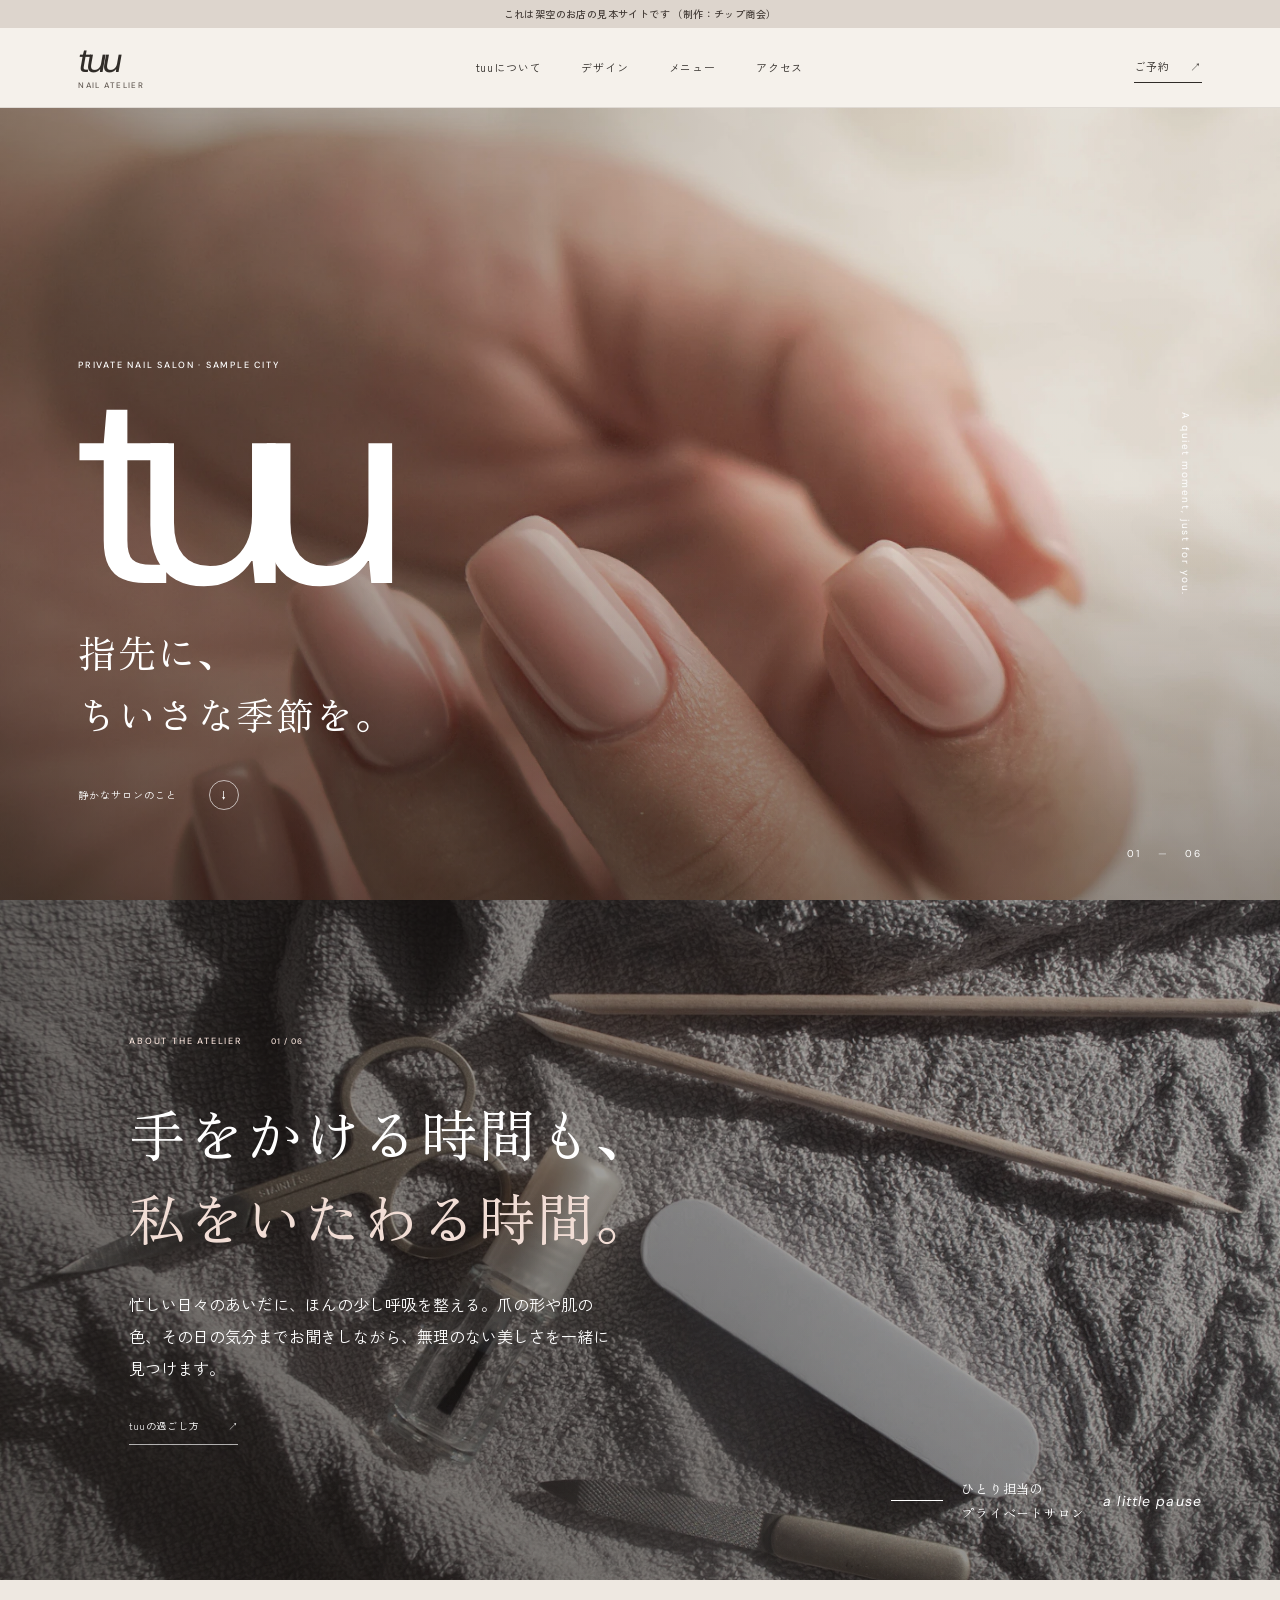
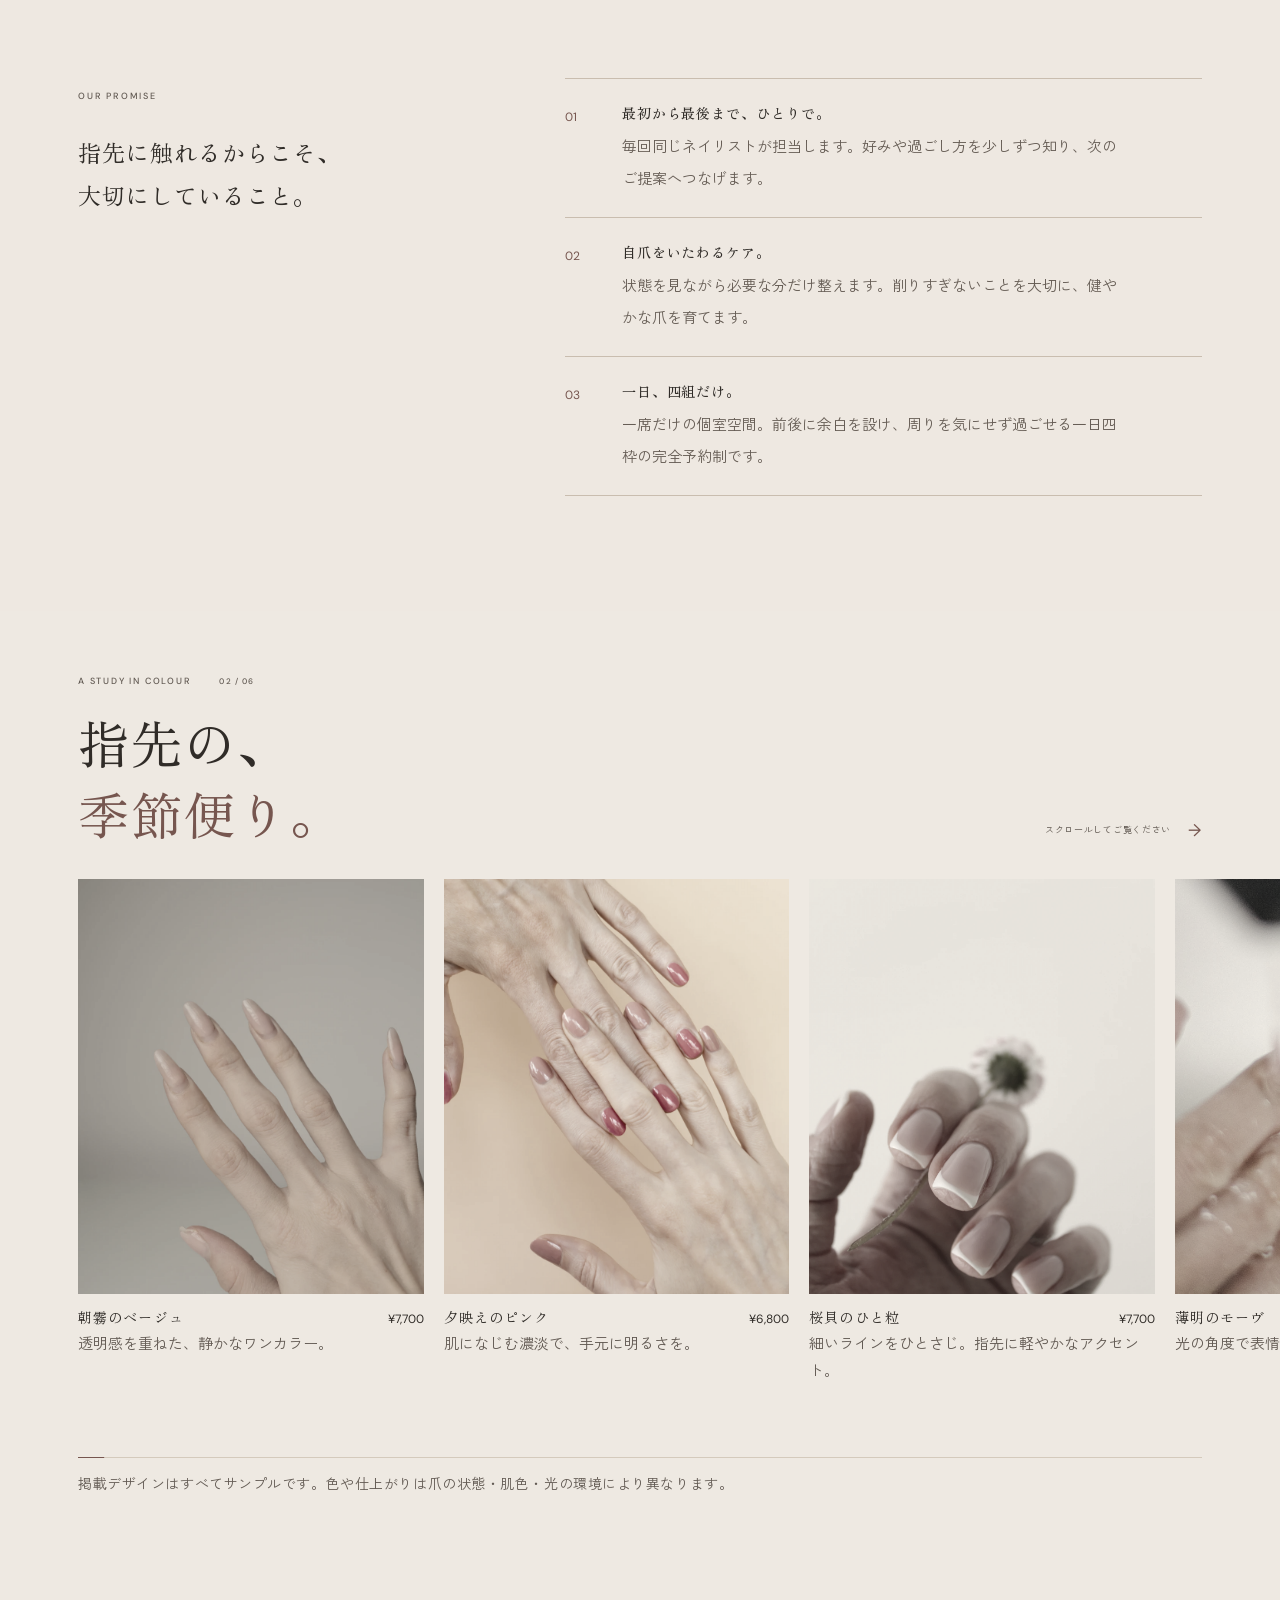
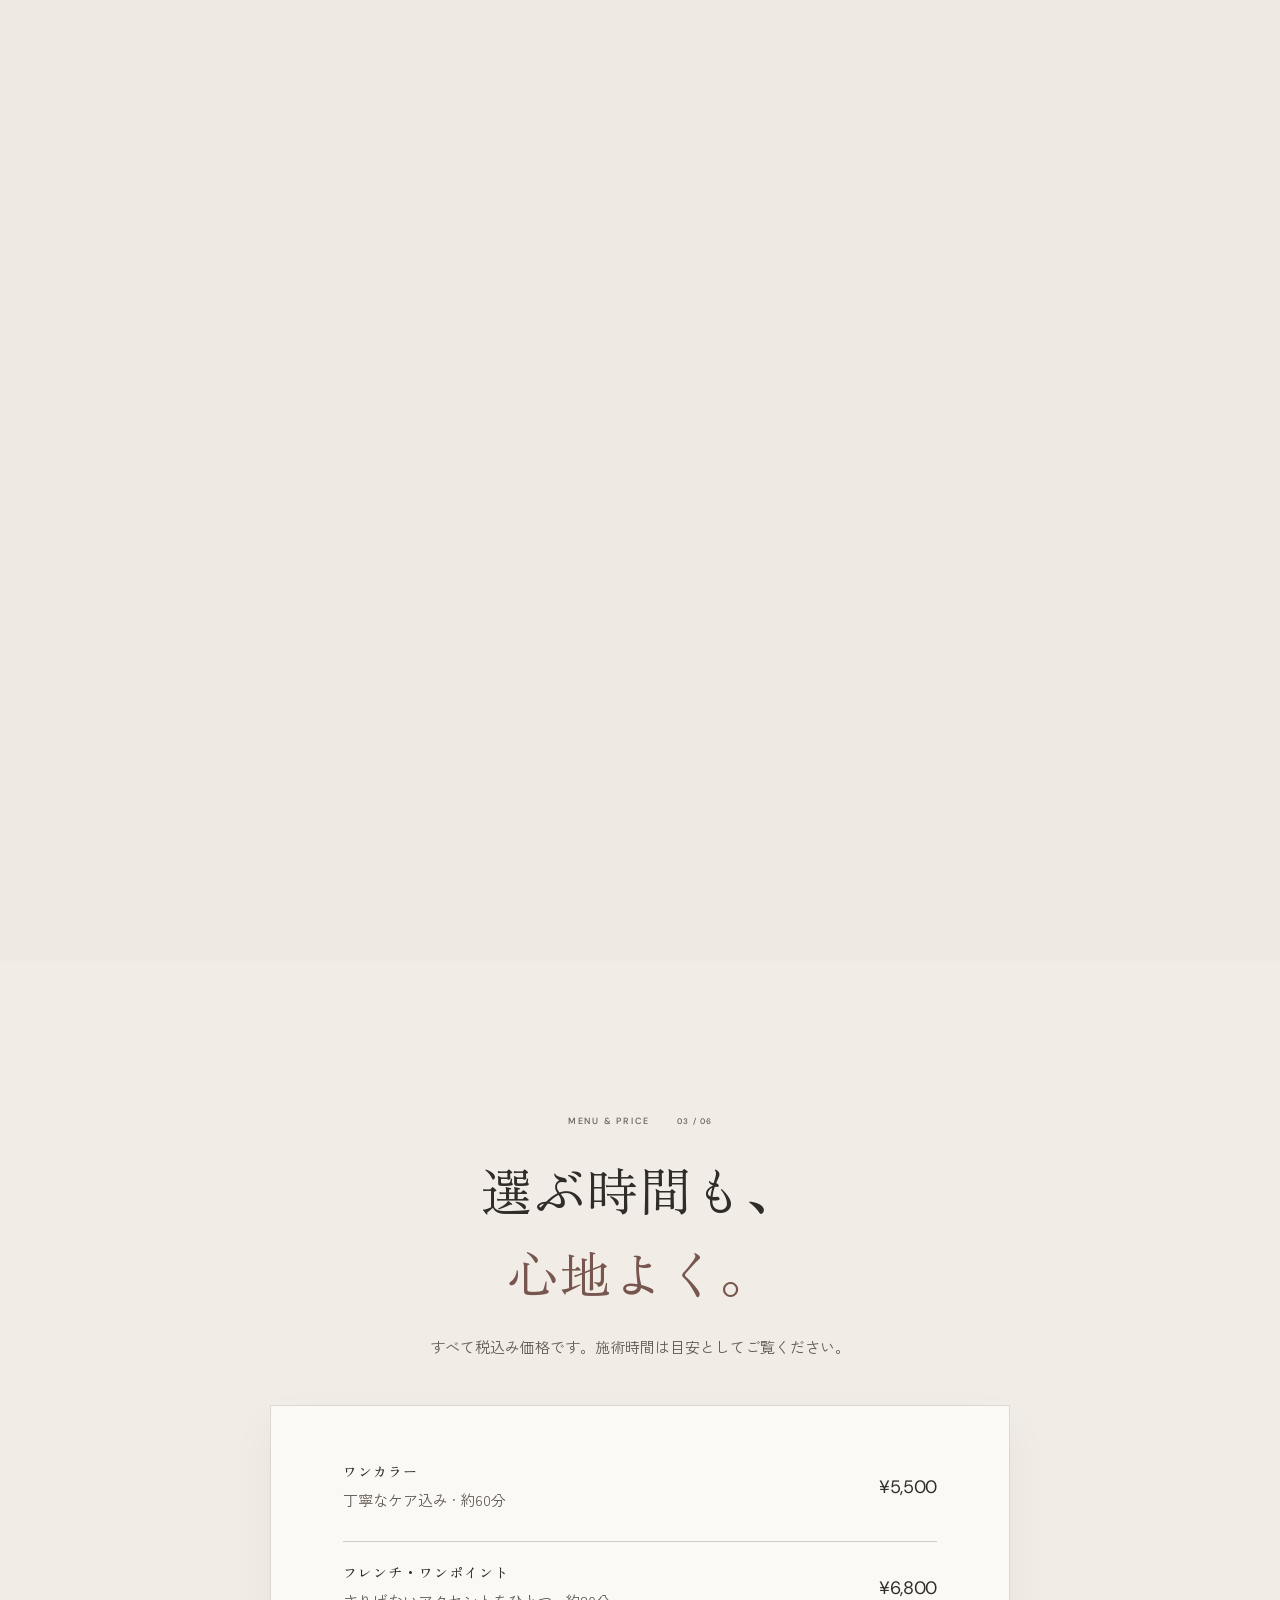
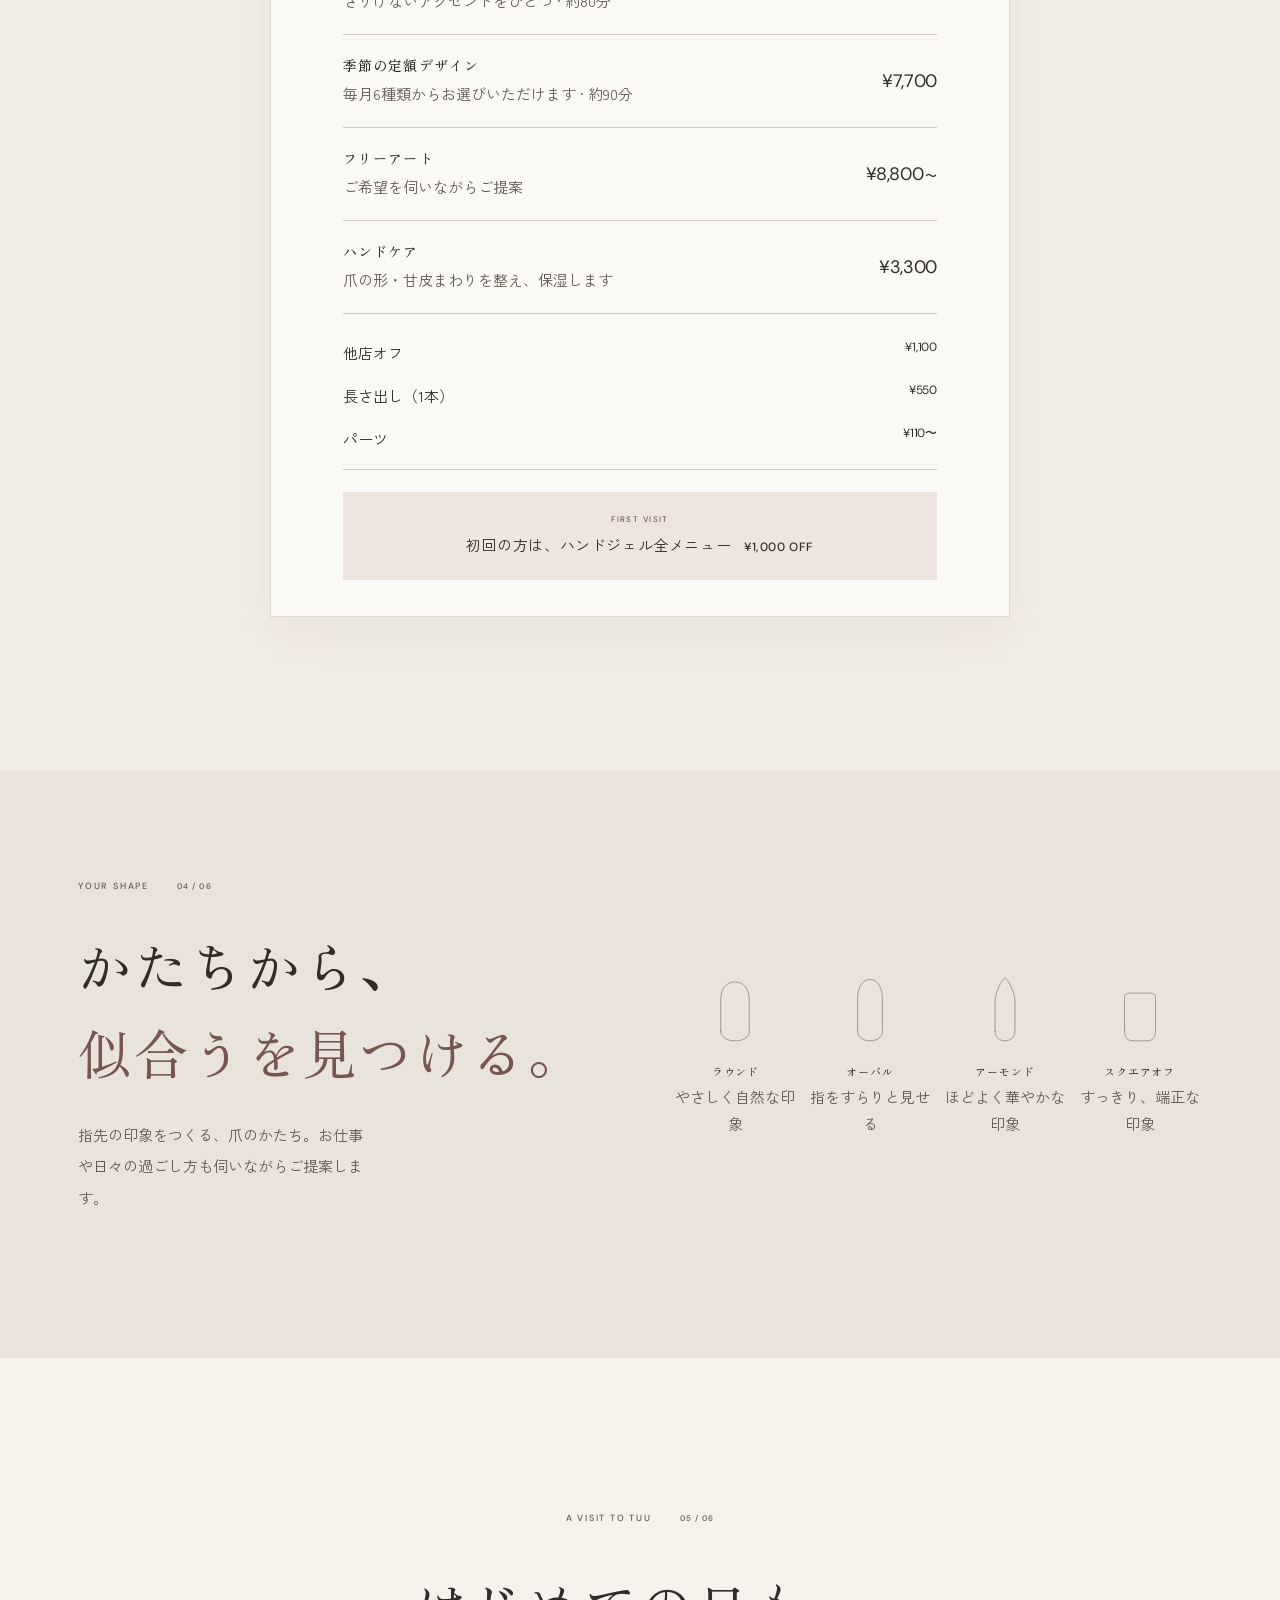
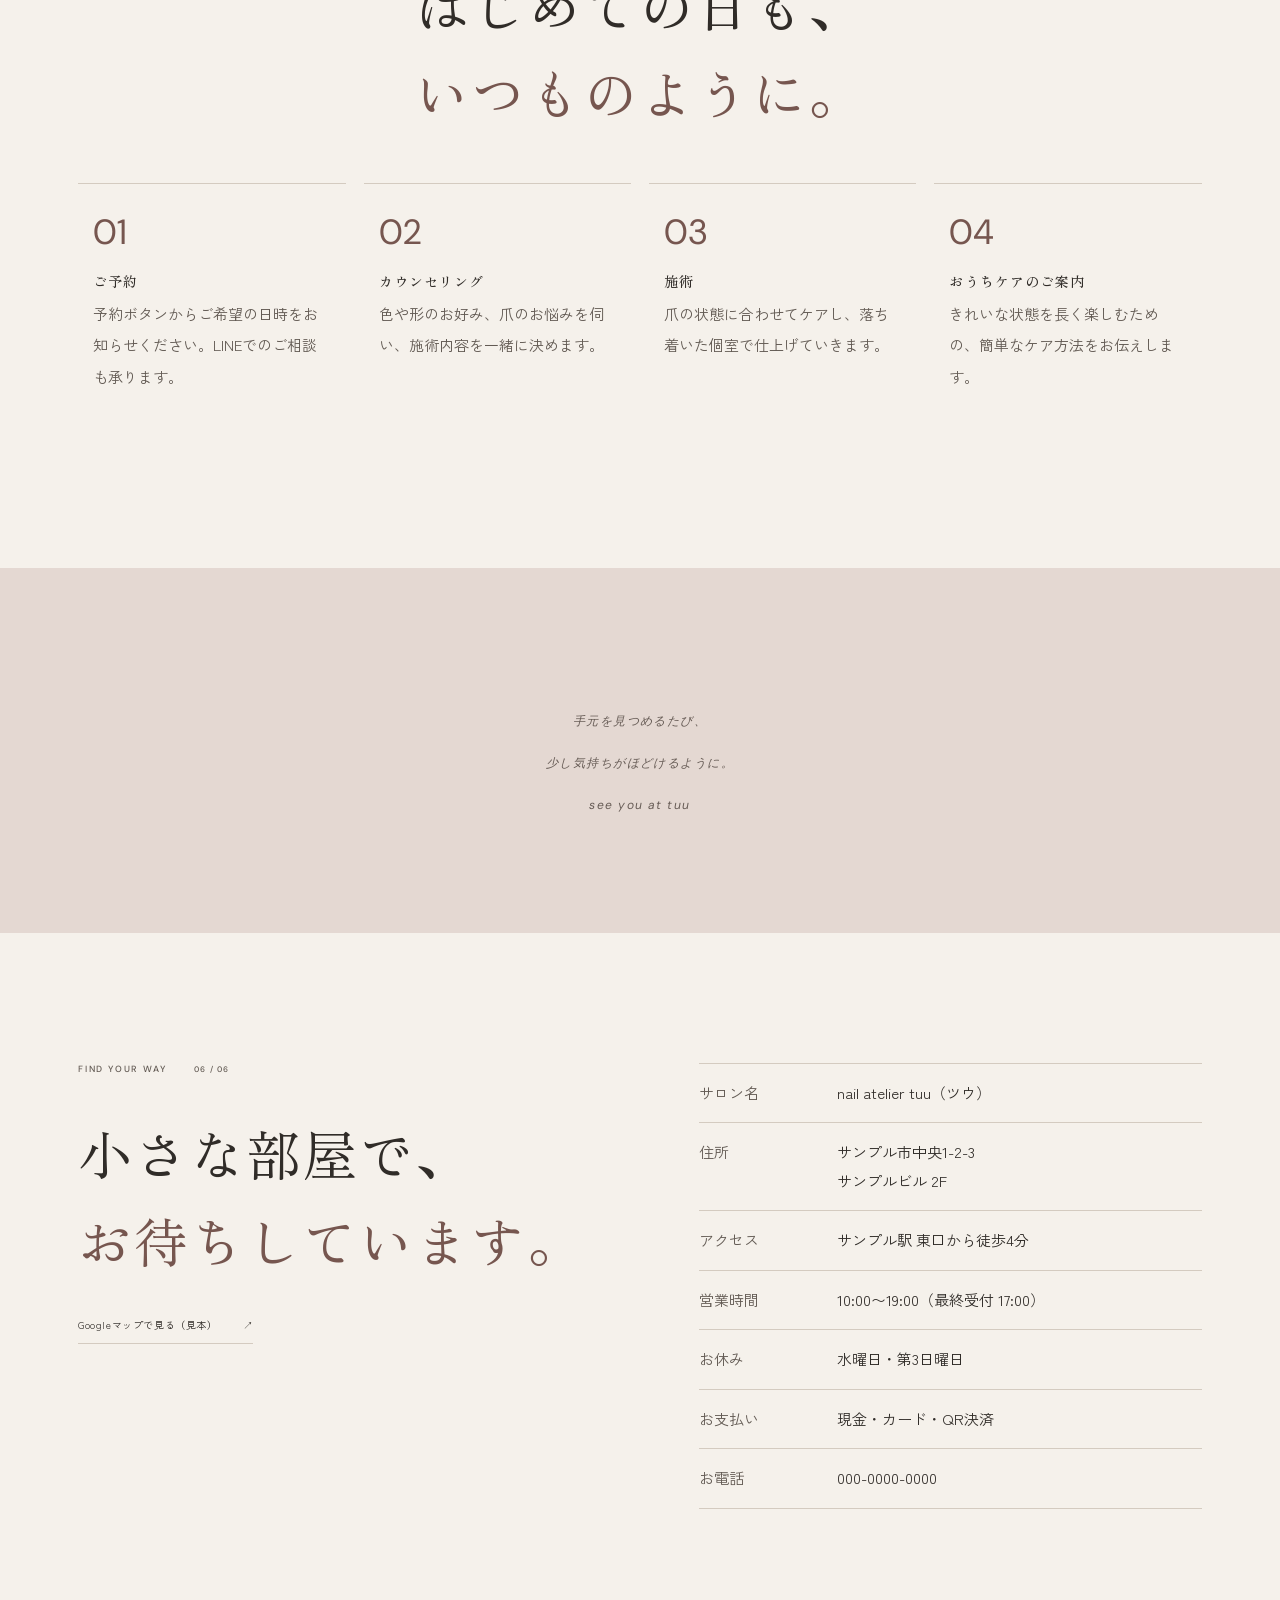
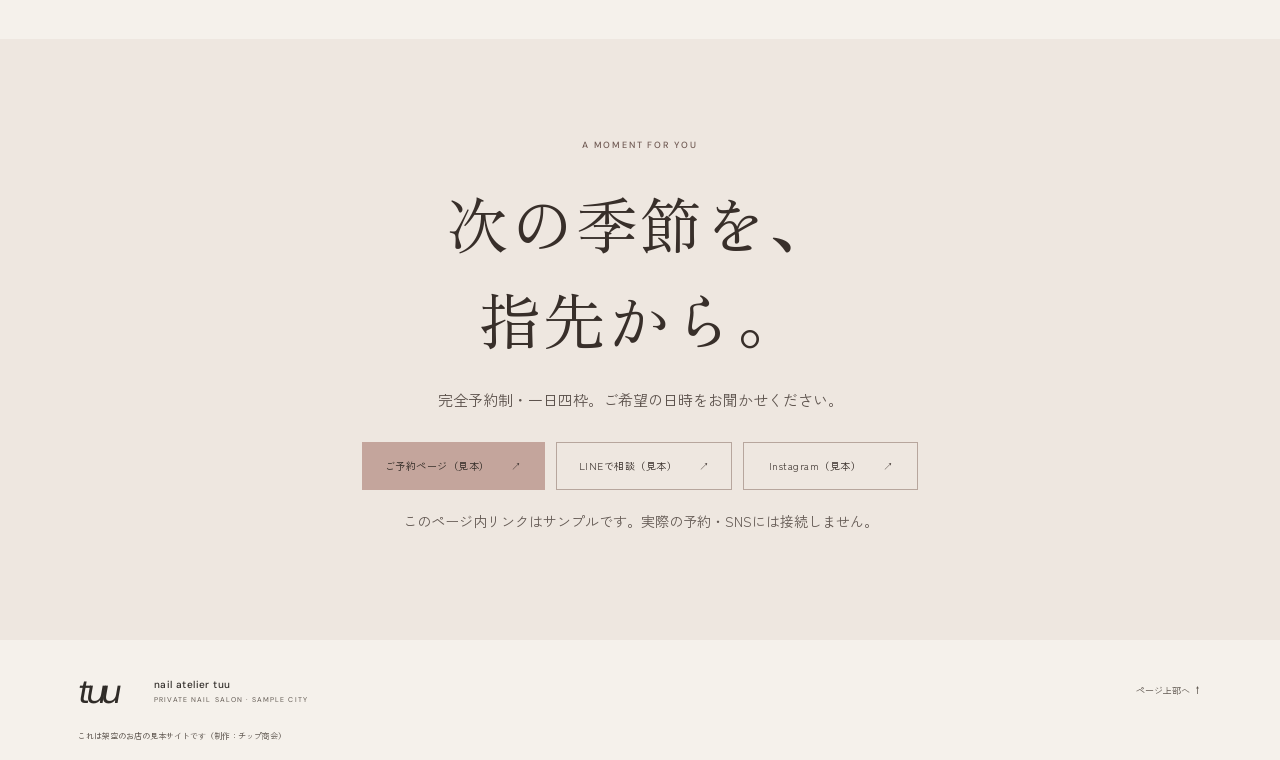
<file: samples/nail/index.html>
﻿<!doctype html>
<html lang="ja">
<head>
  <meta charset="utf-8">
  <meta name="viewport" content="width=device-width, initial-scale=1">
  <meta name="theme-color" content="#f4f0e9">
  <meta name="description" content="サンプル市の完全予約制ネイルサロン nail atelier tuu。ひとりのネイリストが、あなたの手元に似合う色を丁寧にご提案します。">
  <title>nail atelier tuu — 指先に、ちいさな季節を。</title>
  <link rel="preconnect" href="https://fonts.googleapis.com">
  <link rel="preconnect" href="https://fonts.gstatic.com" crossorigin>
  <link href="https://fonts.googleapis.com/css2?family=DM+Sans:wght@400;500&family=Zen+Kaku+Gothic+New:wght@400;500;600&family=Zen+Old+Mincho:wght@400;500;600&display=swap" rel="stylesheet" media="print" onload="this.media='all'"><noscript><link href="https://fonts.googleapis.com/css2?family=DM+Sans:wght@400;500&family=Zen+Kaku+Gothic+New:wght@400;500;600&family=Zen+Old+Mincho:wght@400;500;600&display=swap" rel="stylesheet"></noscript>
  <link rel="stylesheet" href="style.css">
  <script src="script.js" defer></script>
</head>
<body>
  <a class="skip-link" href="#main">本文へ移動</a>
  <div class="sample-ribbon">これは架空のお店の見本サイトです <span>（制作：チップ商会）</span></div>

  <header class="site-header">
    <a class="wordmark" href="#top">tuu<span>nail atelier</span></a>
    <nav class="nav-main" aria-label="メインナビゲーション">
      <a href="#concept">tuuについて</a>
      <a href="#designs">デザイン</a>
      <a href="#menu">メニュー</a>
      <a href="#access">アクセス</a>
    </nav>
    <a class="header-book" href="#booking">ご予約 <span aria-hidden="true">↗</span></a>
  </header>

  <main id="main">
    <section class="hero" id="top" aria-labelledby="hero-title">
      <img class="hero-photo" src="img/hero.webp" srcset="img/hero-mobile.webp 960w, img/hero.webp 1600w" sizes="100vw" alt="手入れされた手元に淡いピンクのネイル" width="1600" height="1244" fetchpriority="high">
      <div class="hero-shade" aria-hidden="true"></div>
      <div class="hero-copy">
        <p class="hero-kicker">PRIVATE NAIL SALON · SAMPLE CITY</p>
        <h1 id="hero-title">tuu</h1>
        <p class="hero-lead"><span class="headline-line">指先に、</span><span class="headline-line">ちいさな季節を。</span></p>
        <a class="hero-link" href="#concept"><span>静かなサロンのこと</span><i aria-hidden="true">↓</i></a>
      </div>
      <p class="hero-side-note">A quiet moment, just for you.</p>
      <p class="hero-index">01 <span>—</span> 06</p>
    </section>

    <section class="concept" id="concept" aria-labelledby="concept-title">
      <img class="concept-bg" src="img/atelier.webp" alt="自然光の中に整えられたネイルケア道具" width="1400" height="1050" loading="lazy">
      <div class="concept-intro">
        <p class="eyebrow">ABOUT THE ATELIER <span>01 / 06</span></p>
        <h2 id="concept-title"><span class="headline-line">手をかける時間も、</span><span class="headline-line"><em>私をいたわる時間。</em></span></h2>
        <p class="concept-note">忙しい日々のあいだに、ほんの少し呼吸を整える。爪の形や肌の色、その日の気分までお聞きしながら、無理のない美しさを一緒に見つけます。</p>
        <a class="text-link" href="#flow">tuuの過ごし方 <span aria-hidden="true">↗</span></a>
      </div>
      <div class="concept-overlay"><span class="aside-rule"></span><p>ひとり担当の<br>プライベートサロン</p><span class="aside-roman">a little pause</span></div>
    </section>

    <section class="promise" aria-label="サロンの特徴">
      <div class="promise-heading"><span>OUR PROMISE</span><p><span class="headline-line">指先に触れるからこそ、</span><span class="headline-line">大切にしていること。</span></p></div>
      <div class="promise-list">
        <article class="promise-item"><span class="promise-number">01</span><div><h3>最初から最後まで、ひとりで。</h3><p>毎回同じネイリストが担当します。好みや過ごし方を少しずつ知り、次のご提案へつなげます。</p></div></article>
        <article class="promise-item reveal"><span class="promise-number">02</span><div><h3>自爪をいたわるケア。</h3><p>状態を見ながら必要な分だけ整えます。削りすぎないことを大切に、健やかな爪を育てます。</p></div></article>
        <article class="promise-item reveal"><span class="promise-number">03</span><div><h3>一日、四組だけ。</h3><p>一席だけの個室空間。前後に余白を設け、周りを気にせず過ごせる一日四枠の完全予約制です。</p></div></article>
      </div>
    </section>

    <section class="gallery" id="designs" aria-labelledby="gallery-title">
      <div class="gallery-stage">
        <div class="gallery-head">
          <div><p class="eyebrow">A STUDY IN COLOUR <span>02 / 06</span></p><h2 id="gallery-title"><span class="headline-line">指先の、</span><span class="headline-line"><em>季節便り。</em></span></h2></div>
          <p class="gallery-hint"><span class="desktop-hint">スクロールしてご覧ください</span><span class="mobile-hint">横にスワイプしてご覧ください</span><b aria-hidden="true">→</b></p>
        </div>
        <div class="gallery-window">
          <div class="gallery-track" id="gallery-track" tabindex="0" aria-label="ネイルデザイン。横方向に移動できます">
            <article class="design-card"><figure><img src="img/gallery-01.webp" alt="透けるベージュのアーモンドネイル" width="900" height="1080" loading="lazy"></figure><div class="design-meta"><h3>朝霧のベージュ</h3><span>¥7,700</span></div><p>透明感を重ねた、静かなワンカラー。</p></article>
            <article class="design-card"><figure><img src="img/gallery-02.webp" alt="サンド色を背景にした、二色のピンクネイル" width="900" height="1080" loading="lazy"></figure><div class="design-meta"><h3>夕映えのピンク</h3><span>¥6,800</span></div><p>肌になじむ濃淡で、手元に明るさを。</p></article>
            <article class="design-card"><figure><img src="img/gallery-03.webp" alt="花を添えた、淡いピンクのフレンチネイル" width="1200" height="1440" loading="lazy"></figure><div class="design-meta"><h3>桜貝のひと粒</h3><span>¥7,700</span></div><p>細いラインをひとさじ。指先に軽やかなアクセント。</p></article>
            <article class="design-card"><figure><img src="img/gallery-04.webp" alt="白い光に包まれた、淡いローズピンクのネイル" width="1400" height="1000" loading="lazy"></figure><div class="design-meta"><h3>薄明のモーヴ</h3><span>¥7,700</span></div><p>光の角度で表情が変わる、小さなアクセント。</p></article>
            <article class="design-card"><figure><img src="img/gallery-05.webp" alt="やわらかな自然光を受ける淡いピンクネイル" width="900" height="1080" loading="lazy"></figure><div class="design-meta"><h3>ミルクティー</h3><span>¥5,500</span></div><p>いつもの服にすっと溶け込む、やさしい色。</p></article>
            <article class="design-card"><figure><img src="img/gallery-06.webp" alt="やわらかな光を受ける、繊細なヌードカラーのネイル" width="1200" height="1440" loading="lazy"></figure><div class="design-meta"><h3>手をかける時間</h3><span>¥3,300</span></div><p>ピンクの濃淡を楽しむ、遊び心のあるワンカラー。</p></article>
          </div>
        </div>
        <div class="gallery-progress" aria-hidden="true"><span></span></div>
        <p class="gallery-footnote">掲載デザインはすべてサンプルです。色や仕上がりは爪の状態・肌色・光の環境により異なります。</p>
      </div>
    </section>

    <section class="menu-section section-pad" id="menu" aria-labelledby="menu-title">
      <div class="menu-heading"><p class="eyebrow">MENU & PRICE <span>03 / 06</span></p><h2 id="menu-title"><span class="headline-line">選ぶ時間も、</span><span class="headline-line"><em>心地よく。</em></span></h2><p>すべて税込み価格です。施術時間は目安としてご覧ください。</p></div>
      <div class="menu-list">
        <div class="menu-row menu-featured"><div><h3>ワンカラー</h3><p>丁寧なケア込み · 約60分</p></div><strong>¥5,500</strong></div>
        <div class="menu-row"><div><h3>フレンチ・ワンポイント</h3><p>さりげないアクセントをひとつ · 約80分</p></div><strong>¥6,800</strong></div>
        <div class="menu-row"><div><h3>季節の定額デザイン</h3><p>毎月6種類からお選びいただけます · 約90分</p></div><strong>¥7,700</strong></div>
        <div class="menu-row"><div><h3>フリーアート</h3><p>ご希望を伺いながらご提案</p></div><strong>¥8,800<small>〜</small></strong></div>
        <div class="menu-row"><div><h3>ハンドケア</h3><p>爪の形・甘皮まわりを整え、保湿します</p></div><strong>¥3,300</strong></div>
        <div class="menu-extras"><div><span>他店オフ</span><strong>¥1,100</strong></div><div><span>長さ出し（1本）</span><strong>¥550</strong></div><div><span>パーツ</span><strong>¥110〜</strong></div></div>
        <p class="first-visit"><span>FIRST VISIT</span>初回の方は、ハンドジェル全メニュー <strong>¥1,000 OFF</strong></p>
      </div>
    </section>

    <section class="shape-section" aria-labelledby="shape-title">
      <div class="shape-intro"><p class="eyebrow">YOUR SHAPE <span>04 / 06</span></p><h2 id="shape-title"><span class="headline-line">かたちから、</span><span class="headline-line"><em>似合うを見つける。</em></span></h2><p>指先の印象をつくる、爪のかたち。お仕事や日々の過ごし方も伺いながらご提案します。</p></div>
      <div class="shape-grid">
        <article class="shape"><svg viewBox="0 0 100 112" aria-hidden="true"><path d="M27 94V43c0-18 9-29 23-29s23 11 23 29v51c0 9-10 15-23 15s-23-6-23-15Z"/></svg><h3>ラウンド</h3><p>やさしく自然な印象</p></article>
        <article class="shape"><svg viewBox="0 0 100 112" aria-hidden="true"><path d="M30 94V42c0-20 8-32 20-32s20 12 20 32v52c0 9-9 15-20 15s-20-6-20-15Z"/></svg><h3>オーバル</h3><p>指をすらりと見せる</p></article>
        <article class="shape"><svg viewBox="0 0 100 112" aria-hidden="true"><path d="M34 94V41c3-15 9-27 16-34 7 7 13 19 16 34v53c0 9-7 15-16 15s-16-6-16-15Z"/></svg><h3>アーモンド</h3><p>ほどよく華やかな印象</p></article>
        <article class="shape"><svg viewBox="0 0 100 112" aria-hidden="true"><path d="M25 94V40q0-8 8-8h34q8 0 8 8v54q0 15-14 15H39q-14 0-14-15Z"/></svg><h3>スクエアオフ</h3><p>すっきり、端正な印象</p></article>
      </div>
    </section>

    <section class="flow-section section-pad" id="flow" aria-labelledby="flow-title">
      <div class="flow-heading"><p class="eyebrow">A VISIT TO TUU <span>05 / 06</span></p><h2 id="flow-title"><span class="headline-line">はじめての日も、</span><span class="headline-line"><em>いつものように。</em></span></h2></div>
      <ol class="flow-list">
        <li><span>01</span><div><h3>ご予約</h3><p>予約ボタンからご希望の日時をお知らせください。LINEでのご相談も承ります。</p></div></li>
        <li><span>02</span><div><h3>カウンセリング</h3><p>色や形のお好み、爪のお悩みを伺い、施術内容を一緒に決めます。</p></div></li>
        <li><span>03</span><div><h3>施術</h3><p>爪の状態に合わせてケアし、落ち着いた個室で仕上げていきます。</p></div></li>
        <li><span>04</span><div><h3>おうちケアのご案内</h3><p>きれいな状態を長く楽しむための、簡単なケア方法をお伝えします。</p></div></li>
      </ol>
    </section>

    <section class="visit-note"><p><span class="headline-line">手元を見つめるたび、</span><span class="headline-line">少し気持ちがほどけるように。</span></p><span>see you at tuu</span></section>

    <section class="access-section" id="access" aria-labelledby="access-title">
      <div class="access-title"><p class="eyebrow">FIND YOUR WAY <span>06 / 06</span></p><h2 id="access-title"><span class="headline-line">小さな部屋で、</span><span class="headline-line"><em>お待ちしています。</em></span></h2>
        <a class="map-link" href="#access" aria-label="Googleマップで見る（見本・ページ内リンク）">Googleマップで見る（見本） <span aria-hidden="true">↗</span></a>
      </div>
      <dl class="access-table">
        <div><dt>サロン名</dt><dd>nail atelier tuu（ツウ）</dd></div>
        <div><dt>住所</dt><dd>サンプル市中央1-2-3<br>サンプルビル 2F</dd></div>
        <div><dt>アクセス</dt><dd>サンプル駅 東口から徒歩4分</dd></div>
        <div><dt>営業時間</dt><dd>10:00〜19:00（最終受付 17:00）</dd></div>
        <div><dt>お休み</dt><dd>水曜日・第3日曜日</dd></div>
        <div><dt>お支払い</dt><dd>現金・カード・QR決済</dd></div>
        <div><dt>お電話</dt><dd>000-0000-0000</dd></div>
      </dl>
    </section>

    <section class="booking" id="booking" aria-labelledby="booking-title">
      <p class="eyebrow">A MOMENT FOR YOU</p><h2 id="booking-title"><span class="headline-line">次の季節を、</span><span class="headline-line">指先から。</span></h2><p>完全予約制・一日四枠。ご希望の日時をお聞かせください。</p>
      <div class="booking-actions"><a href="#booking" class="booking-primary">ご予約ページ（見本） <span aria-hidden="true">↗</span></a><a href="#booking" class="booking-secondary">LINEで相談（見本） <span aria-hidden="true">↗</span></a><a href="#booking" class="booking-secondary">Instagram（見本） <span aria-hidden="true">↗</span></a></div>
      <small>このページ内リンクはサンプルです。実際の予約・SNSには接続しません。</small>
    </section>
  </main>

  <footer class="site-footer"><a class="footer-mark" href="#top">tuu</a><p>nail atelier tuu <span>PRIVATE NAIL SALON · SAMPLE CITY</span></p><a href="#top" class="back-top">ページ上部へ ↑</a><small>これは架空のお店の見本サイトです（制作：チップ商会）</small></footer>
  <div class="mobile-book"><a href="#booking">ご予約はこちら <span aria-hidden="true">↗</span></a></div>
</body>
</html>
</file>
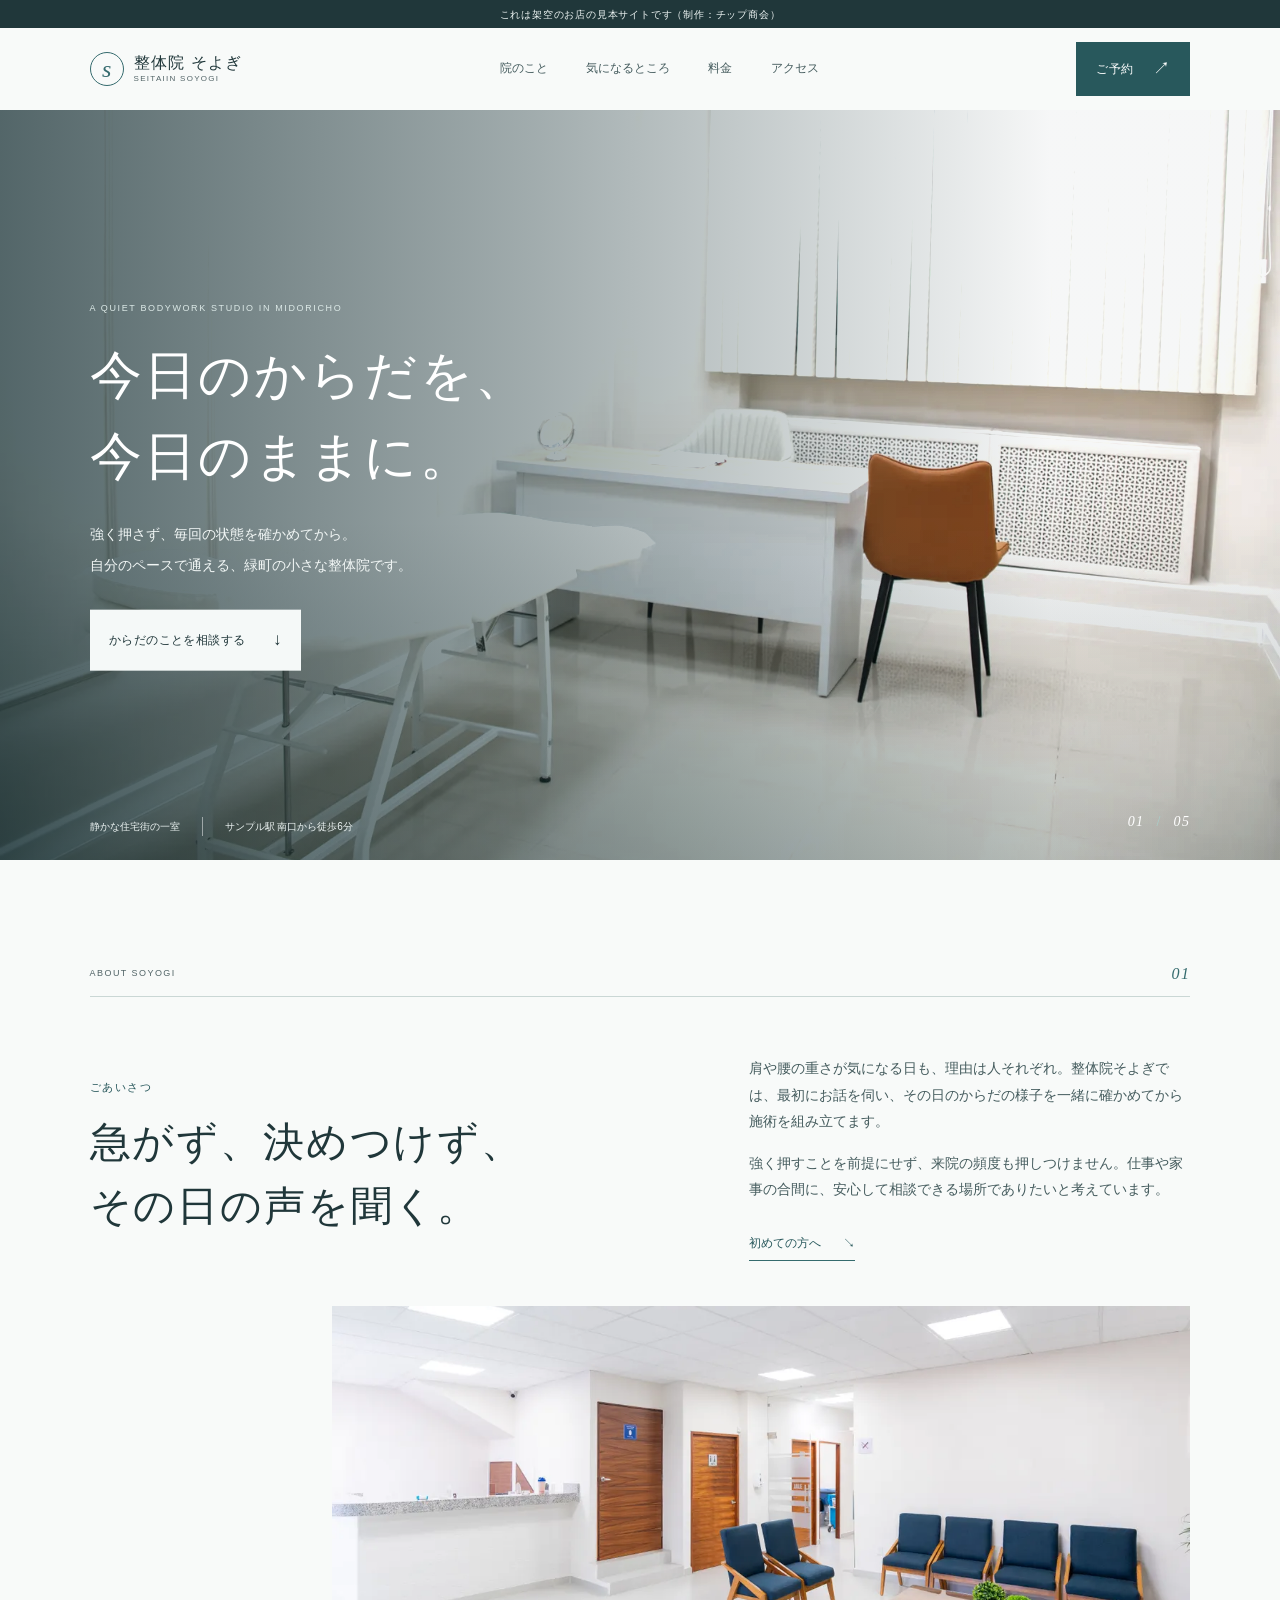
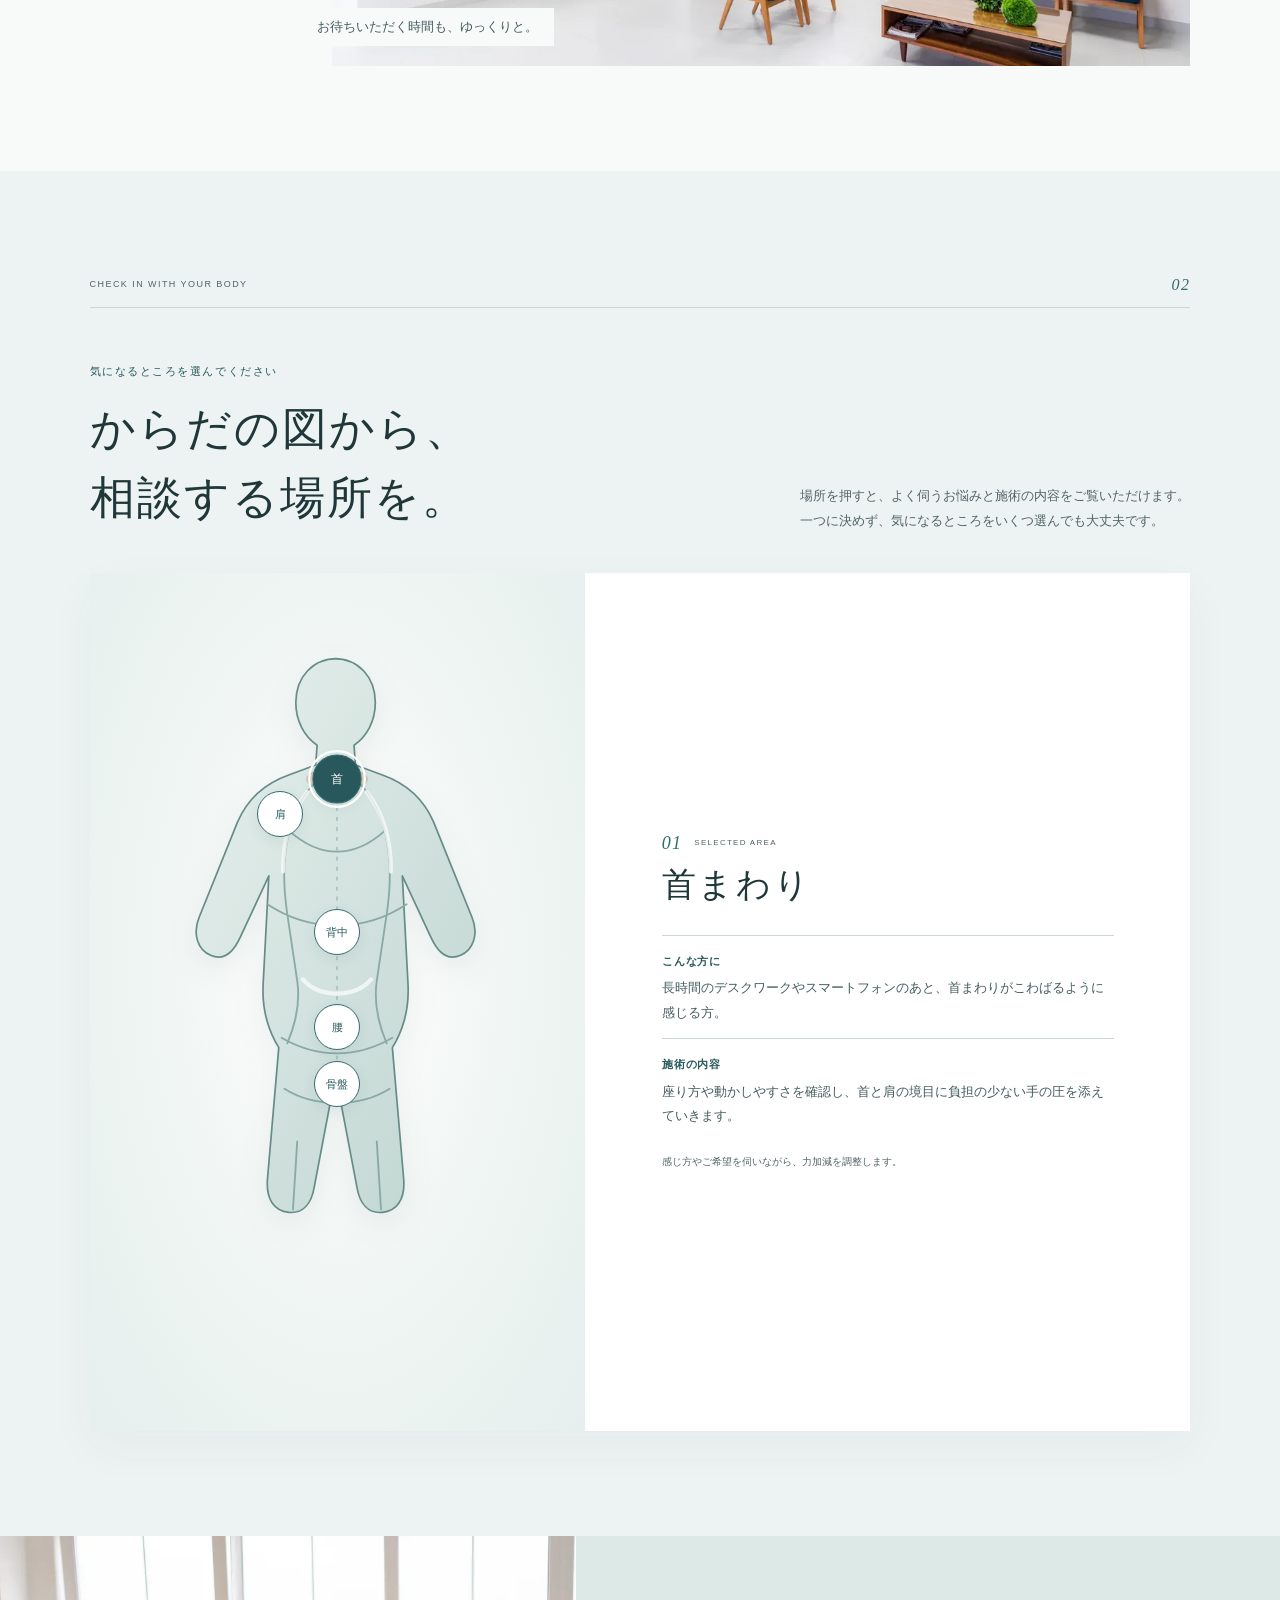
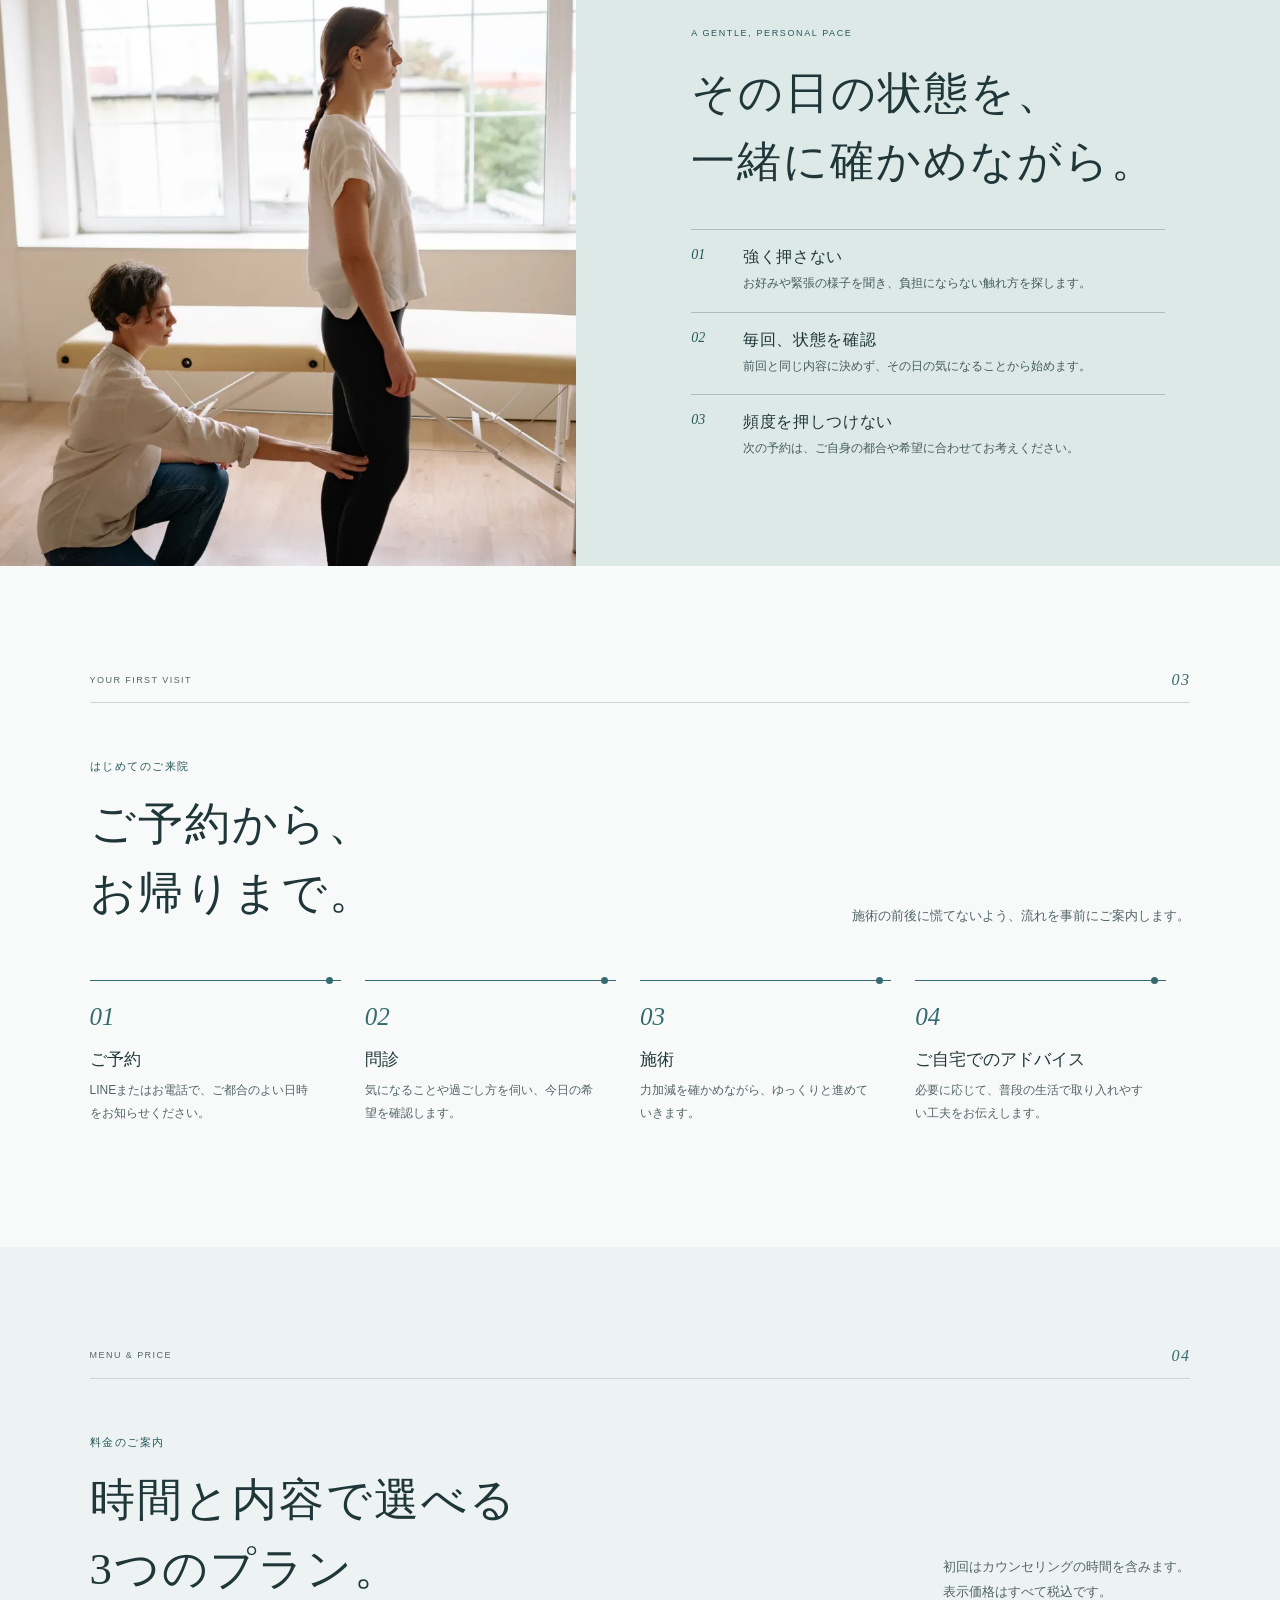
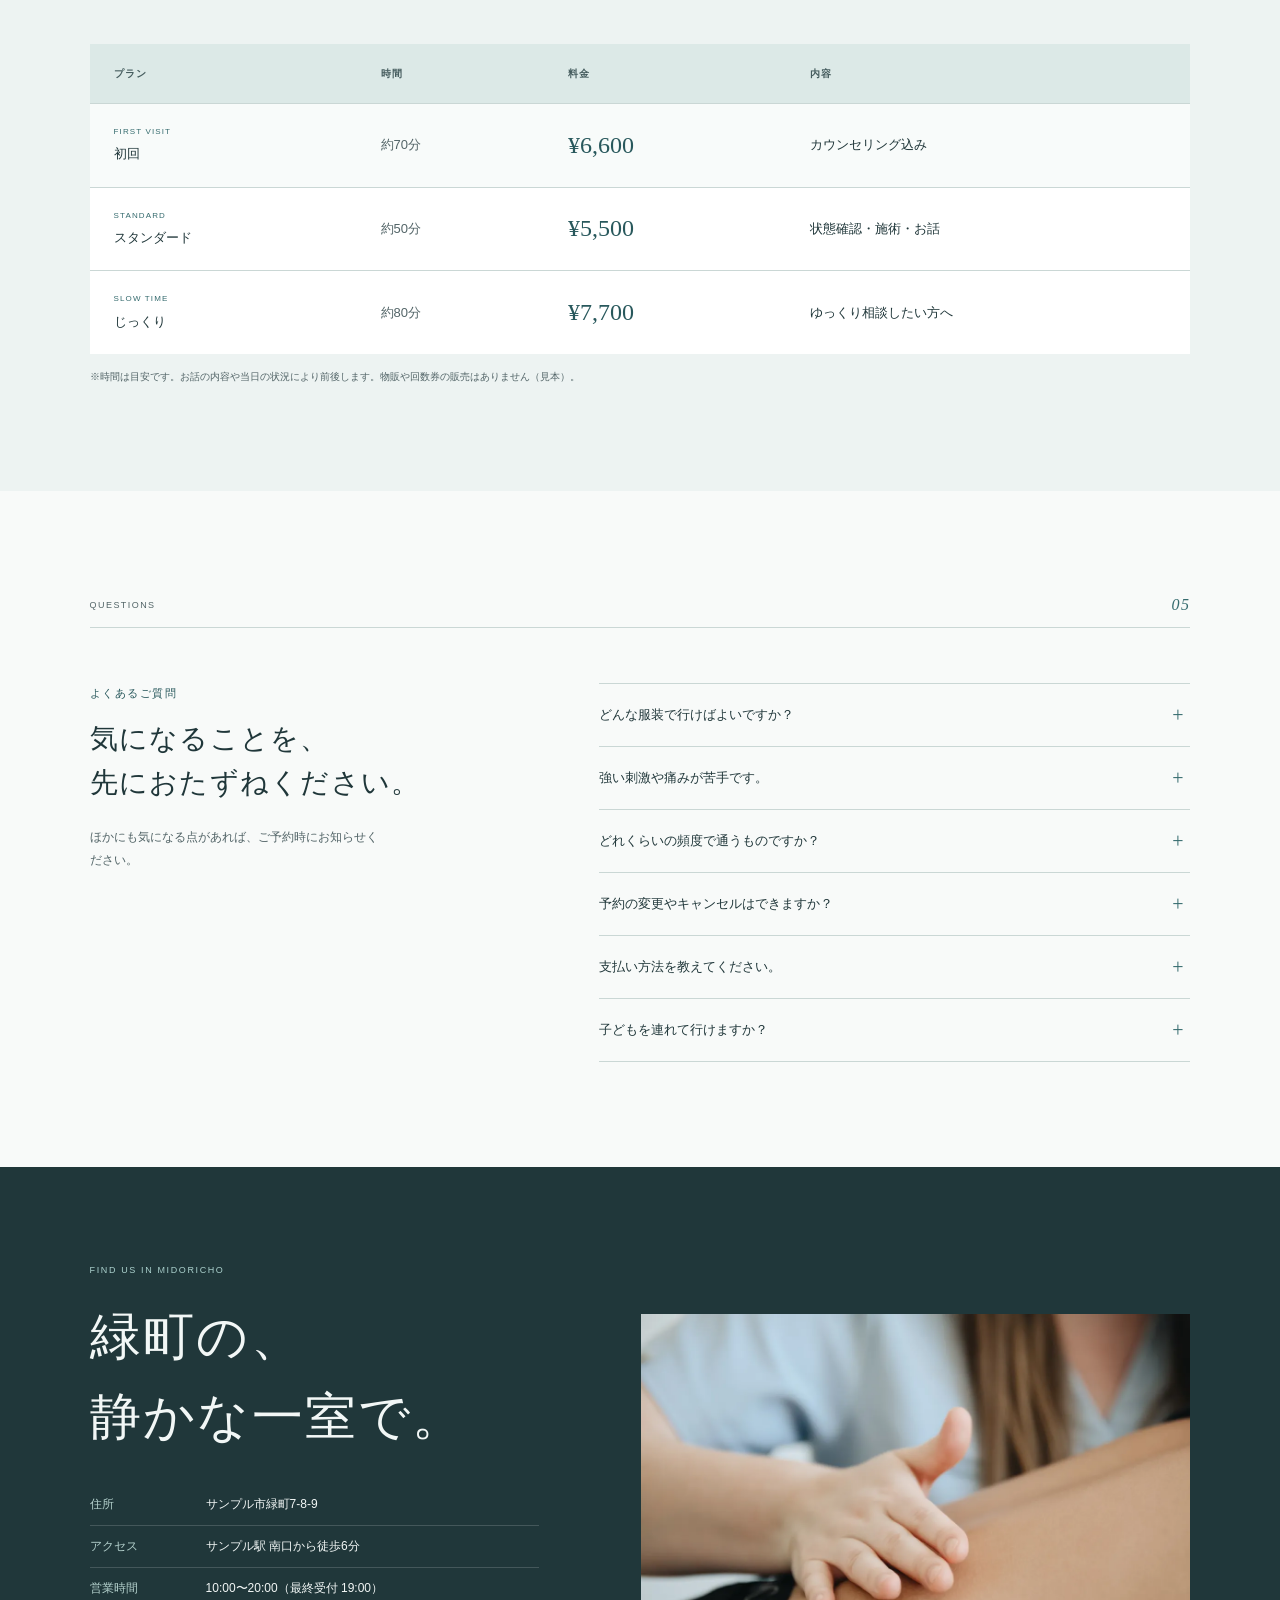
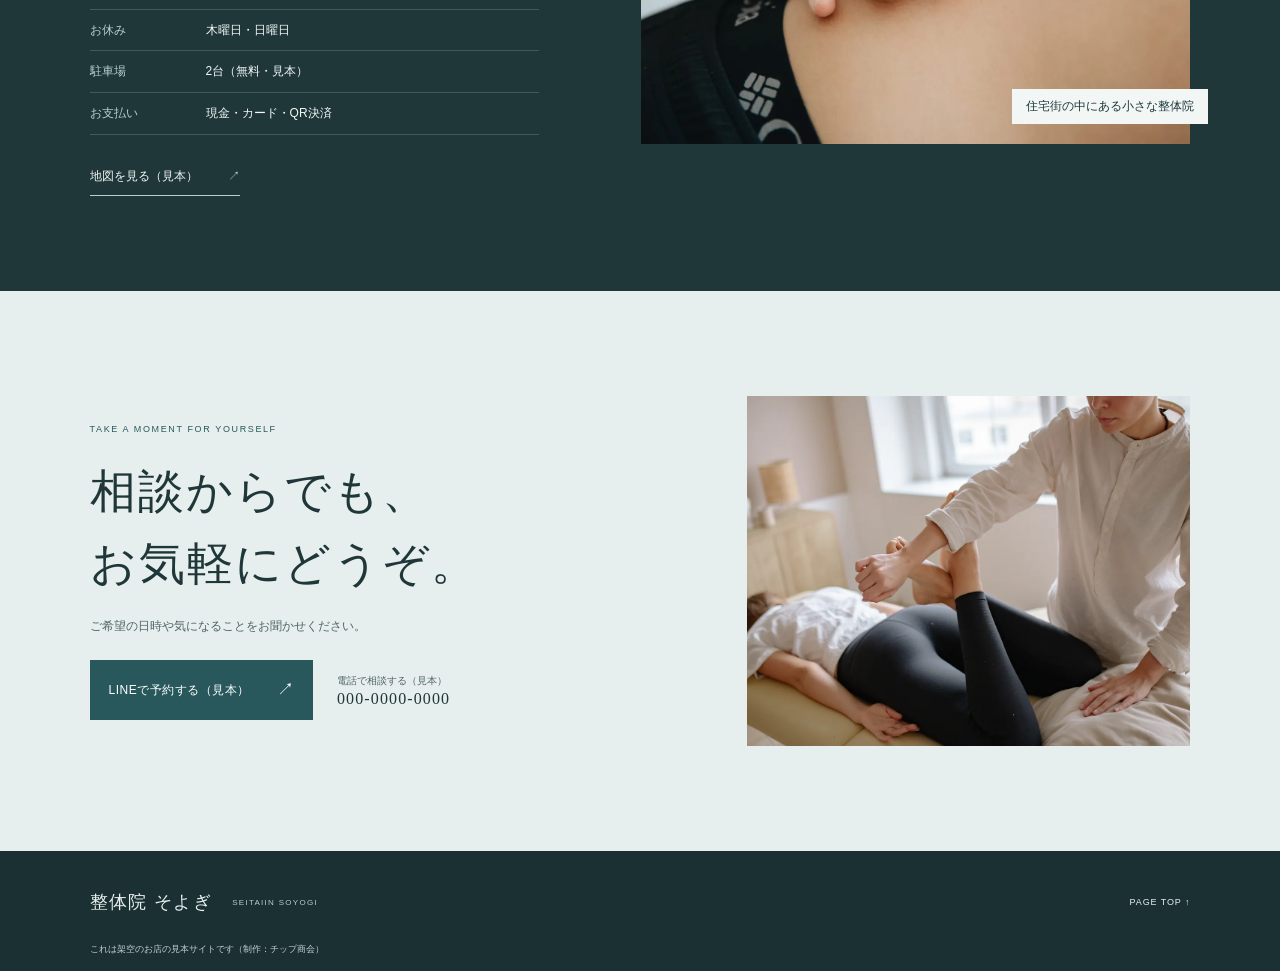
<file: samples/seitai/index.html>
<!doctype html>
<html lang="ja">
<head>
  <meta charset="utf-8">
  <meta name="viewport" content="width=device-width, initial-scale=1">
  <meta name="theme-color" content="#edf3f2">
  <meta name="description" content="サンプル市緑町の架空の整体院、そよぎ。毎回の状態を確かめ、強く押さない穏やかな手技で、日々のからだと向き合います。">
  <title>整体院 そよぎ｜サンプル市緑町の小さな整体院</title>
  <link rel="preload" as="image" href="img/clinic-room.webp" fetchpriority="high">
  <link rel="stylesheet" href="style.css">
</head>
<body>
  <a class="skip-link" href="#main">本文へ移動</a>
  <div class="demo-bar">これは架空のお店の見本サイトです（制作：チップ商会）</div>
  <header class="site-header">
    <a class="brand" href="#top"><span class="brand-mark" aria-hidden="true">s</span><span><b>整体院 そよぎ</b><small>SEITAIIN SOYOGI</small></span></a>
    <nav aria-label="メインナビゲーション"><a href="#about">院のこと</a><a href="#care">気になるところ</a><a href="#price">料金</a><a href="#access">アクセス</a></nav>
    <a class="header-cta" href="#reserve">ご予約 <span aria-hidden="true">↗</span></a>
  </header>

  <main id="main">
    <section class="hero" id="top" aria-labelledby="hero-title">
      <img class="hero-photo" src="img/clinic-room.webp" width="1600" height="1066" alt="明るい診療室に置かれた白い施術台と椅子" fetchpriority="high" loading="lazy">
      <div class="hero-shade"></div>
      <div class="hero-content"><p class="eyebrow">A QUIET BODYWORK STUDIO IN MIDORICHO</p><h1 id="hero-title"><span>今日のからだを、</span><span>今日のままに。</span></h1><p class="hero-lead">強く押さず、毎回の状態を確かめてから。<br>自分のペースで通える、緑町の小さな整体院です。</p><a class="button button-light" href="#care">からだのことを相談する <span aria-hidden="true">↓</span></a></div>
      <p class="hero-note"><span>静かな住宅街の一室</span><span>サンプル駅 南口から徒歩6分</span></p>
      <span class="hero-index" aria-hidden="true">01 <i>/</i> 05</span>
    </section>

    <section class="intro section-shell" id="about" aria-labelledby="about-title">
      <div class="section-label"><span>ABOUT SOYOGI</span><b>01</b></div>
      <div class="intro-grid"><div><p class="kicker">ごあいさつ</p><h2 id="about-title"><span>急がず、決めつけず、</span><span>その日の声を聞く。</span></h2></div><div class="intro-copy"><p>肩や腰の重さが気になる日も、理由は人それぞれ。整体院そよぎでは、最初にお話を伺い、その日のからだの様子を一緒に確かめてから施術を組み立てます。</p><p>強く押すことを前提にせず、来院の頻度も押しつけません。仕事や家事の合間に、安心して相談できる場所でありたいと考えています。</p><a class="text-link" href="#flow">初めての方へ <span aria-hidden="true">↘</span></a></div></div>
      <figure class="intro-image"><img src="img/waiting.webp" width="1200" height="800" alt="明るく清潔な待合室に並ぶ青い椅子" loading="lazy"><figcaption>お待ちいただく時間も、ゆっくりと。</figcaption></figure>
    </section>


    <section class="care section-shell" id="care" aria-labelledby="care-title">
      <div class="section-label"><span>CHECK IN WITH YOUR BODY</span><b>02</b></div>
      <div class="care-heading"><div><p class="kicker">気になるところを選んでください</p><h2 id="care-title">からだの図から、<br>相談する場所を。</h2></div><p>場所を押すと、よく伺うお悩みと施術の内容をご覧いただけます。<br>一つに決めず、気になるところをいくつ選んでも大丈夫です。</p></div>
      <div class="body-card">
        <div class="body-map" aria-label="からだの部位を選ぶ図">
          <svg class="body-illustration" viewBox="0 0 300 520" role="img" aria-labelledby="body-svg-title body-svg-desc">
            <title id="body-svg-title">Body area map</title><desc id="body-svg-desc">Select an area of the back to see details.</desc>
            <defs><linearGradient id="bodyTone" x1="0" y1="0" x2="1" y2="1"><stop stop-color="#e7f0ed"/><stop offset="1" stop-color="#bfd5d0"/></linearGradient></defs>
            <path class="body-skin" d="M150 18c-17 0-29 13-29 31 0 13 6 24 15 30l-1 14-19 7c-17 6-29 17-36 33l-27 67c-5 12-1 23 8 27 9 4 16-2 21-13l20-43-4 76c-1 18 3 32 11 45l-8 93c-1 14 5 22 15 23 10 1 16-6 18-18l15-79 15 79c2 12 8 19 18 18 10-1 16-9 15-23l-8-93c8-13 12-27 11-45l-4-76 20 43c5 11 12 17 21 13 9-4 13-15 8-27l-27-67c-7-16-19-27-36-33l-19-7-1-14c9-6 15-17 15-30 0-18-12-31-29-31z"/>
            <g class="body-zones" aria-hidden="true">
              <ellipse class="body-zone zone-neck" cx="150" cy="103" rx="21" ry="8"/>
              <ellipse class="body-zone zone-shoulder" cx="110" cy="128" rx="20" ry="15"/>
              <ellipse class="body-zone zone-back" cx="150" cy="211" rx="35" ry="43"/>
              <ellipse class="body-zone zone-waist" cx="150" cy="278" rx="28" ry="22"/>
              <ellipse class="body-zone zone-pelvis" cx="150" cy="318" rx="38" ry="23"/>
            </g>
            <path class="body-contour" d="M138 102c-10 9-18 22-22 39-4 17-4 37-1 57l7 47c2 14-1 30-7 44m47-187c10 9 18 22 22 39 4 17 4 37 1 57l-7 47c-2 14 1 30 7 44M116 139c11 10 22 15 34 15s23-5 34-15M101 191c15 10 31 15 49 15s34-5 49-15M111 285c12 7 25 11 39 11s27-4 39-11M113 321c11 7 23 10 37 10s26-3 37-10M122 358l-3 48m59-48 3 48"/>
            <path class="body-spine" d="M150 123v205"/>
            <path class="body-highlight" d="M129 112c-11 14-17 33-17 56m59-56c11 14 17 33 17 56M126 244c6 7 14 10 24 10s18-3 24-10"/>
          </svg>
          <button class="body-point point-neck is-active" type="button" data-area="neck" aria-pressed="true"><span>首</span></button>
          <button class="body-point point-shoulder" type="button" data-area="shoulder" aria-pressed="false"><span>肩</span></button>
          <button class="body-point point-back" type="button" data-area="back" aria-pressed="false"><span>背中</span></button>
          <button class="body-point point-waist" type="button" data-area="waist" aria-pressed="false"><span>腰</span></button>
          <button class="body-point point-pelvis" type="button" data-area="pelvis" aria-pressed="false"><span>骨盤</span></button>
        </div>
        <div class="body-detail" aria-live="polite" aria-atomic="true"><p class="detail-tag"><span class="detail-index">01</span> SELECTED AREA</p><h3 id="area-title">首まわり</h3><div class="detail-block"><h4>こんな方に</h4><p id="area-audience">長時間のデスクワークやスマートフォンのあと、首まわりがこわばるように感じる方。</p></div><div class="detail-block"><h4>施術の内容</h4><p id="area-method">座り方や動かしやすさを確認し、首と肩の境目に負担の少ない手の圧を添えていきます。</p></div><p class="detail-footnote">感じ方やご希望を伺いながら、力加減を調整します。</p></div>
      </div>
    </section>

    <section class="approach" aria-labelledby="approach-title"><div class="approach-photo"><img src="img/posture-check.webp" width="1400" height="933" alt="施術者が利用者の姿勢を確認する様子" loading="lazy"></div><div class="approach-copy"><p class="eyebrow">A GENTLE, PERSONAL PACE</p><h2 id="approach-title"><span>その日の状態を、</span><span>一緒に確かめながら。</span></h2><ul><li><b>01</b><span><strong>強く押さない</strong><small>お好みや緊張の様子を聞き、負担にならない触れ方を探します。</small></span></li><li><b>02</b><span><strong>毎回、状態を確認</strong><small>前回と同じ内容に決めず、その日の気になることから始めます。</small></span></li><li><b>03</b><span><strong>頻度を押しつけない</strong><small>次の予約は、ご自身の都合や希望に合わせてお考えください。</small></span></li></ul></div></section>

    <section class="flow section-shell" id="flow" aria-labelledby="flow-title"><div class="section-label"><span>YOUR FIRST VISIT</span><b>03</b></div><div class="flow-heading"><div><p class="kicker">はじめてのご来院</p><h2 id="flow-title">ご予約から、<br>お帰りまで。</h2></div><p>施術の前後に慌てないよう、流れを事前にご案内します。</p></div><ol class="flow-list"><li><span>01</span><div><h3>ご予約</h3><p>LINEまたはお電話で、ご都合のよい日時をお知らせください。</p></div></li><li><span>02</span><div><h3>問診</h3><p>気になることや過ごし方を伺い、今日の希望を確認します。</p></div></li><li><span>03</span><div><h3>施術</h3><p>力加減を確かめながら、ゆっくりと進めていきます。</p></div></li><li><span>04</span><div><h3>ご自宅でのアドバイス</h3><p>必要に応じて、普段の生活で取り入れやすい工夫をお伝えします。</p></div></li></ol></section>

    <section class="pricing" id="price" aria-labelledby="price-title"><div class="section-shell"><div class="section-label"><span>MENU & PRICE</span><b>04</b></div><div class="pricing-heading"><div><p class="kicker">料金のご案内</p><h2 id="price-title">時間と内容で選べる<br>3つのプラン。</h2></div><p>初回はカウンセリングの時間を含みます。<br>表示価格はすべて税込です。</p></div><div class="price-table-wrap"><table class="price-table"><thead><tr><th scope="col">プラン</th><th scope="col">時間</th><th scope="col">料金</th><th scope="col">内容</th></tr></thead><tbody><tr class="first-plan"><th scope="row"><span class="plan-label">FIRST VISIT</span>初回</th><td>約70分</td><td>¥6,600</td><td>カウンセリング込み</td></tr><tr><th scope="row"><span class="plan-label">STANDARD</span>スタンダード</th><td>約50分</td><td>¥5,500</td><td>状態確認・施術・お話</td></tr><tr><th scope="row"><span class="plan-label">SLOW TIME</span>じっくり</th><td>約80分</td><td>¥7,700</td><td>ゆっくり相談したい方へ</td></tr></tbody></table></div><p class="price-note">※時間は目安です。お話の内容や当日の状況により前後します。物販や回数券の販売はありません（見本）。</p></div></section>

    <section class="faq section-shell" id="faq" aria-labelledby="faq-title"><div class="section-label"><span>QUESTIONS</span><b>05</b></div><div class="faq-grid"><div><p class="kicker">よくあるご質問</p><h2 id="faq-title"><span>気になることを、</span><span>先におたずねください。</span></h2><p class="faq-aside">ほかにも気になる点があれば、ご予約時にお知らせください。</p></div><div class="faq-list"><details><summary>どんな服装で行けばよいですか？</summary><p>動きやすい服装がおすすめです。着替えが必要な場合は、院内の簡単な着替えをご利用いただけます（見本）。</p></details><details><summary>強い刺激や痛みが苦手です。</summary><p>強く押すことを前提にしていません。施術中も力加減を確認しますので、気になったらすぐお伝えください。</p></details><details><summary>どれくらいの頻度で通うものですか？</summary><p>決まった回数や頻度の指定はありません。次回については、ご自身の希望や暮らしの予定に合わせてご検討ください。</p></details><details><summary>予約の変更やキャンセルはできますか？</summary><p>変更をご希望の際は、分かった時点でLINEまたはお電話からご連絡ください。見本の連絡先です。</p></details><details><summary>支払い方法を教えてください。</summary><p>現金・クレジットカード・QR決済に対応しています（見本）。</p></details><details><summary>子どもを連れて行けますか？</summary><p>お子さま連れでの来院もご相談いただけます。安全のため、予約時に年齢と人数をお知らせください。</p></details></div></div></section>

    <section class="access" id="access" aria-labelledby="access-title"><div class="access-inner"><div class="access-copy"><p class="eyebrow">FIND US IN MIDORICHO</p><h2 id="access-title">緑町の、<br>静かな一室で。</h2><dl><div><dt>住所</dt><dd>サンプル市緑町7-8-9</dd></div><div><dt>アクセス</dt><dd>サンプル駅 南口から徒歩6分</dd></div><div><dt>営業時間</dt><dd>10:00〜20:00（最終受付 19:00）</dd></div><div><dt>お休み</dt><dd>木曜日・日曜日</dd></div><div><dt>駐車場</dt><dd>2台（無料・見本）</dd></div><div><dt>お支払い</dt><dd>現金・カード・QR決済</dd></div></dl><a class="map-link" href="#access">地図を見る（見本） <span aria-hidden="true">↗</span></a></div><div class="access-photo"><img src="img/back-care.webp" width="1400" height="933" alt="施術者が背中に手を添えて施術している様子" loading="lazy"><span>住宅街の中にある小さな整体院</span></div></div></section>

    <section class="reserve" id="reserve" aria-labelledby="reserve-title"><div><p class="eyebrow">TAKE A MOMENT FOR YOURSELF</p><h2 id="reserve-title">相談からでも、<br>お気軽にどうぞ。</h2><p>ご希望の日時や気になることをお聞かせください。</p><div class="reserve-actions"><a class="button button-dark" href="#reserve">LINEで予約する（見本） <span aria-hidden="true">↗</span></a><a class="reserve-phone" href="#reserve">電話で相談する（見本）<b>000-0000-0000</b></a></div></div><img src="img/manual-therapy.webp" width="1400" height="933" alt="施術者が横になった利用者の脚を支えて動きを確認する様子" loading="lazy"></section>
  </main>

  <footer><a class="footer-brand" href="#top">整体院 そよぎ</a><span>SEITAIIN SOYOGI</span><small>これは架空のお店の見本サイトです（制作：チップ商会）</small><a class="footer-top" href="#top">PAGE TOP ↑</a></footer>
  <script src="script.js" defer></script>
</body>
</html>
</file>
<file: samples/cafe/style.css>
:root{--cream:#eae3d4;--paper:#f4efe5;--ink:#2d3128;--green:#435245;--moss:#78816b;--rust:#78452f;--line:#c8c0ad;--serif:"Yu Mincho","Hiragino Mincho ProN",serif;--body:"Yu Gothic","Hiragino Kaku Gothic ProN",Meiryo,sans-serif;--hand:"Yu Gothic","Hiragino Maru Gothic ProN",cursive;--edge:clamp(22px,6.3vw,94px)}
*{box-sizing:border-box}html{scroll-behavior:smooth;scroll-padding-top:80px}body{margin:0;background:var(--paper);color:var(--ink);font-family:var(--body);font-size:16px;line-height:1.9;-webkit-font-smoothing:antialiased;overflow-x:hidden}img{display:block;width:100%;height:100%;object-fit:cover}a{color:inherit;text-decoration:none}.skip{position:absolute;left:12px;top:-80px;padding:10px;background:white;z-index:20}.skip:focus{top:10px}
.notice{height:27px;display:flex;justify-content:center;align-items:center;background:var(--green);color:#f6f0e3;font-size:11px;letter-spacing:.08em}.topbar{height:83px;padding:0 var(--edge);display:flex;align-items:center;justify-content:space-between;background:var(--paper)}.brand{display:flex;align-items:baseline;gap:10px;color:var(--green)}.brand>span{font:italic 27px var(--serif);letter-spacing:-.05em}.brand small{font-size:9px;letter-spacing:.15em}.topbar nav{display:flex;gap:40px;font-size:13px}.topbar nav a{padding:8px 0;border-bottom:1px solid transparent}.topbar nav a:hover{border-color:var(--rust)}.top-link{font:13px var(--serif);border-bottom:1px solid var(--line);padding-bottom:5px}.top-link span{margin-left:16px;color:var(--rust)}
.hero{height:min(790px,calc(100svh - 110px));min-height:590px;position:relative;overflow:hidden;background:#4e5042;color:#fff}.hero>img{position:absolute;inset:0;object-position:center 54%;filter:sepia(.13) saturate(.78) brightness(.78)}.hero-wash{position:absolute;inset:0;background:linear-gradient(90deg,rgba(34,36,29,.03) 30%,rgba(33,35,28,.18)),linear-gradient(0deg,rgba(26,27,23,.34),transparent 40%)}
.hero-name{position:absolute;right:clamp(55px,13vw,190px);top:50%;transform:translateY(-48%);display:flex;align-items:center;gap:20px}.hero-name h1{margin:0;writing-mode:vertical-rl;font:500 clamp(74px,10vw,134px)/1.15 var(--serif);letter-spacing:.22em;text-shadow:0 2px 20px #413a2a55}.hero-name>p{writing-mode:vertical-rl;font:15px var(--serif);letter-spacing:.15em;margin:0;color:#f5edde}.hero-roman{writing-mode:vertical-rl;font:italic 14px var(--serif);letter-spacing:.12em;margin:0 12px;color:#e9deca}.hero-caption{position:absolute;left:var(--edge);bottom:39px;display:flex;gap:35px;font-size:10px;letter-spacing:.16em;color:#fff}.hero-scroll{position:absolute;left:50%;bottom:29px;transform:translateX(-50%);font-size:9px;letter-spacing:.17em;white-space:nowrap}.hero-scroll b{margin-left:18px;font-size:14px;font-weight:400}.hero-count{position:absolute;right:var(--edge);bottom:35px;font:italic 13px var(--serif);text-shadow:0 1px 8px #000}
.story{position:relative;padding:142px var(--edge) 148px;display:grid;grid-template-columns:minmax(0,1.15fr) minmax(360px,.85fr);align-items:center;gap:clamp(55px,9vw,135px);background:var(--paper)}.story-image{height:min(63vw,690px);max-height:690px;position:relative}.story-image img{filter:sepia(.18) saturate(.66) contrast(.96)}.photo-note{position:absolute;right:-24px;bottom:25px;writing-mode:vertical-rl;background:var(--cream);padding:18px 12px;font:14px var(--hand);letter-spacing:.08em}.story-copy{padding-right:4vw;position:relative}.overline{font:10px var(--body);letter-spacing:.18em;color:var(--rust)}.story-copy h2{font:500 clamp(36px,4vw,58px)/1.65 var(--serif);letter-spacing:.06em;margin:27px 0}.story-copy>p:not(.overline){font-size:15px;line-height:2.25;max-width:440px;color:#505449}.story-mark{display:block;margin-top:44px;color:#566349;font:italic 17px var(--serif);letter-spacing:.04em}.story-index{position:absolute;left:var(--edge);bottom:42px;color:#686d5e;font:11px var(--serif);letter-spacing:.12em}
.ticker{overflow:hidden;background:var(--green);color:#f2eadb;padding:13px 0;font:22px var(--hand);letter-spacing:.08em}.ticker-track{width:max-content;display:flex;animation:drift 46s linear infinite}.ticker-track span{white-space:nowrap}.ticker i{font-style:normal;color:#d0a881;font-size:15px;margin:0 25px}@keyframes drift{to{transform:translateX(-50%)}}
.menu{padding:137px var(--edge) 145px;position:relative;display:grid;grid-template-columns:minmax(240px,.55fr) minmax(450px,1fr) minmax(130px,.35fr);gap:clamp(30px,5vw,74px);align-items:center;background:#e4dece}.menu-lead{align-self:start;padding-top:22px}.menu-no{font:italic 20px var(--serif);color:var(--rust)}.menu-lead h2{font:500 clamp(30px,3.2vw,45px)/1.6 var(--serif);letter-spacing:.08em;margin:24px 0}.menu-lead p{font:14px/2.2 var(--serif);color:#57584b}.hand-note{display:block;margin-top:37px;color:var(--rust);font:13px var(--hand);transform:rotate(-5deg)}
.menu-paper{background:#f8f4ea;padding:43px clamp(25px,5vw,70px) 35px;box-shadow:0 14px 40px #49433312;transform:rotate(-.6deg);border:1px solid #d4cbb7}.menu-date{display:flex;justify-content:space-between;align-items:baseline;border-bottom:1px solid #c7bdab;padding:0 0 20px;color:var(--green)}.menu-date span:first-child{font:25px var(--hand)}.menu-date span:last-child{font-size:9px;letter-spacing:.14em}.menu-group{margin-top:26px}.menu-group h3{font:20px var(--hand);color:var(--rust);margin:0 0 9px;letter-spacing:.08em}.price-row{display:flex;align-items:baseline;gap:14px;padding:4px 0;font:15px var(--hand)}.price-row>span{white-space:nowrap}.price-row::after{content:"";height:1px;border-bottom:1px dotted #bbb19d;flex:1;order:1}.price-row b{font:18px var(--hand);white-space:nowrap;order:2;color:var(--green)}.price-row small{font-size:12px;margin-left:3px;font-weight:400}.beans-note{margin-top:25px;padding-top:16px;border-top:1px solid #c7bdab;display:flex;justify-content:space-between;gap:12px;font:14px var(--hand)}.beans-note b{font-weight:400;color:var(--rust);white-space:nowrap}.menu-foot{display:block;margin-top:14px;color:#55574b;font-size:12px}.menu-aside{align-self:end;position:relative;height:340px}.menu-aside img{filter:sepia(.17) saturate(.72)}.menu-aside p{position:absolute;left:-18px;bottom:17px;writing-mode:vertical-rl;background:var(--green);color:#f6efe0;padding:15px 10px;margin:0;font:16px var(--hand);letter-spacing:.1em}
.table-still{position:relative;min-height:1150px;padding:130px var(--edge) 150px;background:#f2eee4}.table-still figure{margin:0;position:absolute}.table-still figure img{filter:sepia(.12) saturate(.78) contrast(.97)}.table-still figcaption{font:14px var(--hand);color:#55574b;margin-top:8px}.still-main{left:12%;top:125px;width:33%;height:500px}.still-small{right:12%;top:92px;width:24%;height:340px}.table-note{position:absolute;left:49%;top:425px;z-index:1;background:#f2eee4;padding:27px 32px}.table-note>span{font-size:9px;letter-spacing:.16em;color:var(--rust)}.table-note p{font:28px/1.8 var(--serif);margin:12px 0 22px}.table-note a{font-size:12px;border-bottom:1px solid var(--line);padding-bottom:5px}.table-note b{margin-left:14px;color:var(--rust)}.still-wide{left:21%;bottom:100px;width:58%;height:390px}
.river{height:min(760px,70vw);min-height:520px;position:relative;color:#fff;overflow:hidden}.river>img{filter:sepia(.17) saturate(.7) brightness(.75);object-position:center 57%}.river::after{content:"";position:absolute;inset:0;background:linear-gradient(90deg,rgba(28,35,25,.48),transparent 75%)}.river-copy{position:absolute;z-index:1;left:var(--edge);top:50%;transform:translateY(-50%)}.river-copy span{font-size:9px;letter-spacing:.18em}.river-copy p{font:500 clamp(40px,6vw,74px)/1.55 var(--serif);letter-spacing:.1em;margin:20px 0}.river-copy small{font:14px var(--serif)}.river-side{position:absolute;z-index:1;right:var(--edge);bottom:35px;writing-mode:vertical-rl;font:13px var(--hand);letter-spacing:.12em}
.visit{padding:145px var(--edge) 130px;display:grid;grid-template-columns:.8fr 1fr .65fr;gap:6vw;align-items:center;background:var(--cream)}.visit-head>p{font-size:9px;letter-spacing:.18em;color:var(--rust);margin:10px 0}.visit-head h2{font:500 clamp(32px,3.7vw,52px)/1.7 var(--serif);letter-spacing:.06em;margin:22px 0 35px}.map-button,.instagram{display:inline-flex;justify-content:space-between;gap:22px;padding:13px 0;border-bottom:1px solid #9f9a87;font:13px var(--serif)}.map-button b,.instagram b{font-weight:400;color:var(--rust)}.hours{padding-bottom:27px;border-bottom:1px solid #bcb5a4;margin-bottom:23px}.hours>span{font-size:9px;letter-spacing:.16em;color:var(--green)}.hours strong{display:block;margin-top:8px;font:500 clamp(27px,3vw,40px) var(--serif);letter-spacing:.02em;white-space:nowrap}.hours i{font-style:normal;color:var(--rust);font-weight:400;margin:0 7px}.hours p{font-size:14px;margin:6px 0;color:#4c5147}.visit-detail dl{margin:0}.visit-detail dl>div{display:grid;grid-template-columns:90px 1fr;gap:12px;padding:9px 0;border-bottom:1px solid #c7c0b0;font-size:14px}.visit-detail dt{color:#56594e}.visit-detail dd{margin:0}.instagram{margin-top:20px}.visit-photo{height:410px;position:relative}.visit-photo img{filter:sepia(.14) saturate(.74)}.visit-photo span{position:absolute;right:-22px;bottom:22px;writing-mode:vertical-rl;background:var(--rust);color:#fff;padding:13px 9px;font-size:10px;letter-spacing:.08em}
footer{min-height:140px;padding:30px var(--edge) 50px;display:grid;grid-template-columns:auto 1fr auto;align-items:center;gap:20px;background:#3d493f;color:#efe9dc;position:relative}footer>a:first-child{font:italic 30px var(--serif)}footer>span{font:14px var(--serif)}footer small{position:absolute;bottom:15px;left:var(--edge);font-size:10px;color:#d7d0c2}.to-top{font-size:10px;letter-spacing:.13em}.mobile-map{display:none}
@media(max-width:800px){
 body{font-size:15px}.notice{height:28px;font-size:10px}.topbar{height:68px;padding:0 22px}.brand{display:block}.brand>span{font-size:24px}.brand small{display:block;font-size:8px;margin-top:-5px}.topbar nav{display:none}.top-link{font-size:12px}
 .hero{height:calc(81svh - 96px);min-height:535px;max-height:700px}.hero>img{object-position:50% center}.hero-name{right:9%;gap:14px}.hero-name h1{font-size:clamp(74px,18vw,104px);letter-spacing:.17em}.hero-name>p{font-size:13px}.hero-roman{font-size:12px;margin:0}.hero-caption{left:22px;bottom:32px;display:block;font-size:9px;line-height:1.8}.hero-caption span{display:block}.hero-scroll{left:auto;right:22px;bottom:34px;transform:none;font-size:8px}.hero-count{display:none}
 .story{padding:80px 23px 97px;grid-template-columns:1fr;gap:40px}.story-image{height:75vw;max-height:440px;margin-right:22px}.photo-note{right:-22px;bottom:18px;padding:13px 9px;font-size:13px}.story-copy{padding:0 4px 0 12px}.story-copy h2{font-size:35px;margin:20px 0}.story-copy>p:not(.overline){font-size:14px}.story-mark{margin-top:25px}.story-index{left:23px;bottom:34px}
 .ticker{padding:10px 0;font-size:18px}.ticker-track{animation-duration:58s}.ticker i{margin:0 13px}
 .menu{padding:86px 22px 94px;grid-template-columns:1fr;gap:29px}.menu-lead{padding:0;text-align:center}.menu-lead h2{font-size:36px;margin:13px 0}.menu-lead p{font-size:13px;margin:0}.hand-note{margin-top:12px}.menu-paper{padding:29px 21px 25px;transform:rotate(-.4deg)}.menu-group{margin-top:20px}.menu-group h3{font-size:19px}.price-row{font-size:14px;gap:7px}.price-row b{font-size:16px}.price-row>span{white-space:normal}.beans-note{font-size:12px;flex-direction:column;gap:2px}.menu-foot{font-size:11px}.menu-aside{height:220px;width:58%;margin:3px 0 0 auto}.menu-aside p{left:-13px;bottom:12px}
 .table-still{min-height:1040px;padding:78px 22px 100px}.still-main{left:7%;top:76px;width:60%;height:420px}.still-small{right:6%;top:290px;width:41%;height:280px}.table-note{left:7%;top:526px;padding:20px 18px}.table-note p{font-size:23px;margin:8px 0 14px}.table-note a{font-size:11px}.still-wide{left:12%;bottom:58px;width:78%;height:280px}
 .river{height:105vw;min-height:480px;max-height:620px}.river>img{object-position:56% center}.river-copy{left:24px}.river-copy span{font-size:8px}.river-copy p{font-size:42px}.river-copy small{font-size:13px}.river-side{right:20px;bottom:25px}
 .visit{padding:87px 23px 98px;grid-template-columns:1fr;gap:40px}.visit-head h2{font-size:36px;margin:15px 0 23px}.visit-head>p{margin:6px 0}.hours strong{font-size:34px}.visit-detail dl>div{grid-template-columns:80px 1fr;font-size:13px}.visit-photo{width:67%;height:330px;margin-left:auto;margin-right:20px}.visit-photo span{right:-19px}
 footer{padding:25px 23px 53px;grid-template-columns:auto 1fr;gap:7px 17px}footer>a:first-child{font-size:27px}footer>span{font-size:12px}.to-top{grid-column:1/-1;justify-self:end;margin-top:8px}footer small{left:23px;font-size:9px}

}
@media(max-width:390px){.hero{height:calc(76svh - 85px);min-height:500px}.hero-name{right:7%;gap:11px}.hero-name h1{font-size:74px}.hero-name>p{font-size:12px}.hero-roman{font-size:11px}.hero-scroll{font-size:7px}.menu-paper{padding-left:17px;padding-right:17px}.visit-head h2{font-size:33px}.table-still{min-height:980px}.still-main{height:370px}.still-small{top:270px;height:245px}.table-note{top:485px}.still-wide{height:240px}}
@media(prefers-reduced-motion:reduce){html{scroll-behavior:auto}*,*::before,*::after{animation-duration:.01ms!important;animation-iteration-count:1!important;transition-duration:.01ms!important;scroll-behavior:auto!important}.ticker-track{animation:none;transform:none}}

@media(min-width:801px){
 .menu-lead h2{font-size:clamp(24px,2.1vw,30px)}
 .story-copy h2{font-size:clamp(28px,2.8vw,40px)}
 .visit-head h2{font-size:clamp(26px,2.3vw,34px)}
}
.story-copy h2 span,.menu-lead h2 span,.visit-head h2 span{display:block;white-space:nowrap}
@media(max-width:800px){
 .hero-name{z-index:2;right:12%;padding:12px 14px;background:rgba(29,36,32,.2);text-shadow:0 2px 18px rgba(13,22,19,.65)}
 .hero-name h1{color:#fff;text-shadow:0 2px 20px rgba(10,20,16,.8)}
 .hero-wash{background:linear-gradient(90deg,rgba(22,31,28,.05),rgba(18,27,24,.22)),linear-gradient(0deg,rgba(16,25,22,.42),rgba(19,27,24,.13) 55%,rgba(19,27,24,.16))}
 .story-copy h2 span{white-space:nowrap}
 .menu-lead h2 span{display:inline}
 .table-still{min-height:0;display:grid;grid-template-columns:minmax(0,1fr) minmax(0,1fr);gap:28px 12px;padding:76px 22px 82px}
 .table-still figure{position:static;width:auto;height:auto}
 .table-still figure img{height:260px}
 .still-main,.still-small{width:auto;height:auto}
 .still-small{margin:0}
 .table-note{position:static;grid-column:1/-1;padding:18px 6px}
 .still-wide{grid-column:1/-1;width:auto;height:auto;margin:0}
 .still-wide img{height:min(64vw,360px)}
 .visit-head h2 span{white-space:nowrap}
}
@media(max-width:390px){.table-still figure img{height:220px}.still-wide img{height:230px}}
</file>
<file: samples/nail/style.css>
﻿:root{--paper:#f4f0e9;--paper-deep:#e9e2d7;--ink:#302a25;--muted:#5b5048;--line:#cfc5b7;--rust:#835743;--white:#faf8f4;--serif:"Zen Old Mincho",serif;--sans:"Zen Kaku Gothic New",sans-serif;--latin:"DM Sans",sans-serif;--gutter:clamp(22px,6.1vw,100px)}
*{box-sizing:border-box}html{scroll-behavior:smooth;scroll-padding-top:84px}body{margin:0;background:var(--paper);color:var(--ink);font-family:var(--sans);font-weight:400;line-height:1.8;-webkit-font-smoothing:antialiased}body,html{max-width:100%;overflow-x:clip}img{display:block;width:100%;height:100%;object-fit:cover}a{color:inherit;text-decoration:none}button,a{-webkit-tap-highlight-color:transparent}::selection{background:#d7c5b1;color:#302a25}.skip-link{position:absolute;z-index:100;top:-60px;left:8px;padding:10px 16px;background:#fff}.skip-link:focus{top:8px}.sample-ribbon{height:28px;display:flex;align-items:center;justify-content:center;background:#49372f;color:#f7f3ed;font:500 10px/1 var(--sans);letter-spacing:.1em}.sample-ribbon span{margin-left:.25em}.site-header{height:80px;padding:0 var(--gutter);display:flex;align-items:center;justify-content:space-between;background:var(--paper);position:relative;z-index:5;border-bottom:1px solid rgba(70,55,44,.12)}.wordmark{font:italic 35px/.8 var(--latin);letter-spacing:-.09em}.wordmark span{display:block;margin-top:7px;font:500 8px/1 var(--latin);letter-spacing:.18em;text-transform:uppercase;color:var(--muted)}.nav-main{display:flex;align-items:center;gap:clamp(20px,3.1vw,50px);font-size:11px;letter-spacing:.08em}.nav-main a,.header-book,.text-link,.map-link,.back-top{transition:opacity .2s}.nav-main a:hover,.header-book:hover,.text-link:hover,.map-link:hover,.back-top:hover{opacity:.55}.header-book{border-bottom:1px solid var(--ink);padding:5px 0;font-size:11px;letter-spacing:.08em}.header-book span{margin-left:16px}.hero{min-height:min(800px,calc(100svh - 108px));height:min(820px,calc(100svh - 108px));position:relative;background:#c9b6a2;color:#fff;overflow:hidden}.hero-photo{position:absolute;inset:0;object-fit:cover;object-position:50% 54%;filter:saturate(.79)}.hero-shade{position:absolute;inset:0;background:linear-gradient(90deg,rgba(36,27,22,.45),rgba(44,31,26,.09) 70%),linear-gradient(0deg,rgba(32,24,19,.42),transparent 52%)}.hero-copy{position:absolute;left:var(--gutter);bottom:clamp(70px,10vh,112px);z-index:1}.hero-kicker,.eyebrow{font:500 9px/1.5 var(--latin);letter-spacing:.2em}.hero-kicker{margin:0 0 4px}.hero h1{font:400 clamp(128px,22vw,310px)/.79 var(--latin);letter-spacing:-.105em;margin:0 0 22px 0;padding-right:.13em}.hero-lead{font:400 clamp(23px,3vw,38px)/1.65 var(--serif);letter-spacing:.08em;margin:0}.hero-link{display:flex;align-items:center;gap:32px;margin-top:34px;font-size:10px;letter-spacing:.1em}.hero-link i{width:30px;height:30px;border:1px solid rgba(255,255,255,.64);border-radius:50%;display:grid;place-items:center;font-style:normal}.hero-side-note{position:absolute;right:var(--gutter);top:50%;writing-mode:vertical-rl;transform:translateY(-50%);font:10px var(--latin);letter-spacing:.15em}.hero-index{position:absolute;right:var(--gutter);bottom:30px;font:10px var(--latin);letter-spacing:.18em}.hero-index span{margin:0 12px;color:#ddd}.section-pad{padding:clamp(95px,12vw,175px) var(--gutter)}.concept{display:grid;grid-template-columns:minmax(0,1.05fr) minmax(280px,.95fr);column-gap:10vw;row-gap:50px;align-items:center}.concept-intro{padding-left:7vw}.eyebrow{margin:0 0 42px;color:var(--muted)}.eyebrow span{margin-left:24px;font-size:8px;letter-spacing:.14em}.concept h2,.menu-heading h2,.shape-intro h2,.flow-heading h2,.access-title h2{font:400 clamp(31px,4.2vw,58px)/1.62 var(--serif);letter-spacing:.055em;margin:0}.concept h2 em,.gallery-head h2 em,.menu-heading h2 em,.shape-intro h2 em,.flow-heading h2 em,.access-title h2 em{font-style:normal;color:var(--rust)}.concept-note{font-size:12px;line-height:2.4;max-width:410px;margin:28px 0 25px;color:#5e554d}.text-link{font-size:10px;letter-spacing:.08em;border-bottom:1px solid var(--line);padding-bottom:9px;display:inline-flex;gap:28px}.concept-photo{margin:0;position:relative}.concept-photo img{aspect-ratio:4/3;object-fit:cover}.concept-photo figcaption{font-size:9px;letter-spacing:.06em;margin-top:12px;color:var(--muted)}.concept-aside{grid-column:1/-1;display:flex;align-items:center;gap:24px;margin:5px 7vw 0}.aside-rule{width:52px;height:1px;background:var(--rust)}.concept-aside p{font:400 13px/1.8 var(--serif);margin:0;letter-spacing:.08em}.aside-roman{margin-left:auto;font:italic 14px var(--latin);letter-spacing:.08em;color:var(--muted)}.promise{padding:98px var(--gutter) 115px;background:#e9e1d6;display:grid;grid-template-columns:.72fr 1.28fr;gap:10vw}.promise-heading>span{font:500 9px var(--latin);letter-spacing:.2em;color:var(--muted)}.promise-heading p{font:400 23px/1.9 var(--serif);letter-spacing:.06em;margin:24px 0}.promise-list{border-top:1px solid #c9bdaf}.promise-item{display:grid;grid-template-columns:45px 1fr;gap:12px;padding:24px 0;border-bottom:1px solid #c9bdaf}.promise-number{font:400 12px var(--latin);color:var(--rust);padding-top:6px}.promise-item h3{font:500 14px var(--serif);letter-spacing:.07em;margin:0}.promise-item p{font-size:10px;line-height:2.1;max-width:500px;margin:7px 0 0;color:#665d55}.gallery{position:relative;background:#ede7dd}.gallery-stage{height:100svh;min-height:620px;position:sticky;top:0;overflow:hidden;padding:65px 0 46px}.gallery-head{padding:0 var(--gutter);display:flex;align-items:end;justify-content:space-between;margin-bottom:29px}.gallery-head .eyebrow{margin-bottom:18px}.gallery-head h2{font:400 clamp(32px,4vw,56px)/1.4 var(--serif);letter-spacing:.06em;margin:0}.gallery-hint{font-size:9px;letter-spacing:.08em;color:var(--muted);display:flex;align-items:center;gap:17px;margin:0 0 9px}.gallery-hint b{font:400 17px var(--latin);color:var(--rust)}.gallery-window{overflow:hidden;padding-left:var(--gutter)}.gallery-track{display:flex;gap:22px;width:max-content;will-change:transform}.design-card{width:clamp(230px,24vw,355px);flex:none}.design-card figure{margin:0;overflow:hidden;background:#dfd6ca}.design-card img{aspect-ratio:5/6;object-fit:cover;filter:saturate(.78) contrast(.97);transition:transform .7s cubic-bezier(.2,.65,.3,1)}.design-card:hover img{transform:scale(1.035)}.design-meta{display:flex;justify-content:space-between;align-items:baseline;gap:10px;margin-top:13px}.design-meta h3{font:400 14px var(--serif);letter-spacing:.08em;margin:0}.design-meta span{font:400 12px var(--latin);white-space:nowrap}.design-card>p{font-size:9px;color:var(--muted);margin:2px 0 0}.gallery-progress{position:absolute;left:var(--gutter);right:var(--gutter);bottom:53px;height:1px;background:#d4cabc}.gallery-progress span{display:block;width:16.6%;height:1px;background:var(--rust);transform-origin:left;transform:scaleX(.14)}.gallery-footnote{position:absolute;left:var(--gutter);bottom:15px;margin:0;font-size:8px;letter-spacing:.04em;color:var(--muted)}.mobile-hint{display:none}.menu-section{display:grid;grid-template-columns:.82fr 1.18fr;gap:10vw;background:var(--paper)}.menu-heading{position:sticky;top:130px;align-self:start}.menu-heading .eyebrow{margin-bottom:38px}.menu-heading>p:last-child{max-width:260px;font-size:10px;color:var(--muted);line-height:2.1;margin-top:25px}.menu-list{border-top:1px solid var(--line)}.menu-row{min-height:88px;padding:20px 0;display:flex;justify-content:space-between;align-items:center;gap:20px;border-bottom:1px solid var(--line)}.menu-featured{min-height:115px}.menu-row h3{font:500 13px var(--serif);letter-spacing:.08em;margin:0}.menu-row p{font-size:9px;color:var(--muted);margin:5px 0 0}.menu-row>strong,.menu-extras strong{font:400 17px var(--latin);white-space:nowrap;letter-spacing:-.02em}.menu-row>strong small{font-size:12px;margin-left:2px}.menu-extras{border-bottom:1px solid var(--line);padding:9px 0}.menu-extras div{display:flex;justify-content:space-between;padding:8px 0;font-size:10px}.menu-extras strong{font-size:12px}.first-visit{margin:22px 0 0;padding:20px;background:#e9e1d6;font-size:10px;letter-spacing:.04em}.first-visit span{display:block;font:500 8px var(--latin);letter-spacing:.18em;color:var(--rust);margin-bottom:7px}.first-visit strong{font:500 12px var(--latin);margin-left:8px}.shape-section{padding:110px var(--gutter) 130px;background:#e4dbcf;display:grid;grid-template-columns:.76fr 1.24fr;gap:7vw;align-items:center}.shape-intro .eyebrow{margin-bottom:27px}.shape-intro>p:last-child{font-size:10px;line-height:2.1;color:var(--muted);max-width:290px;margin-top:24px}.shape-grid{display:grid;grid-template-columns:repeat(4,1fr);gap:10px}.shape{text-align:center}.shape svg{width:62px;height:72px;fill:none;stroke:#8a7665;stroke-width:1.1;stroke-linecap:round;stroke-linejoin:round}.shape h3{font:400 11px var(--serif);letter-spacing:.08em;margin:11px 0 4px}.shape p{font-size:8px;color:var(--muted);margin:0}.flow-section{display:grid;grid-template-columns:.78fr 1.22fr;gap:10vw}.flow-heading{position:sticky;top:130px;align-self:start}.flow-heading .eyebrow{margin-bottom:35px}.flow-list{list-style:none;padding:0;margin:0;border-top:1px solid var(--line)}.flow-list li{display:grid;grid-template-columns:55px 1fr;gap:15px;padding:25px 0 27px;border-bottom:1px solid var(--line)}.flow-list li>span{font:400 12px var(--latin);color:var(--rust);padding-top:3px}.flow-list h3{font:500 14px var(--serif);letter-spacing:.08em;margin:0}.flow-list p{font-size:10px;color:var(--muted);line-height:2.1;margin:7px 0 0;max-width:470px}.visit-note{min-height:365px;padding:75px var(--gutter);background:#78614d;color:#f8f3ec;display:flex;flex-direction:column;justify-content:center;align-items:center;text-align:center}.visit-note p{font:400 clamp(25px,4vw,45px)/1.8 var(--serif);letter-spacing:.1em;margin:0}.visit-note span{font:italic 12px var(--latin);letter-spacing:.12em;margin-top:25px}.access-section{padding:130px var(--gutter);display:grid;grid-template-columns:.83fr 1.17fr;gap:9vw;background:var(--paper)}.access-title .eyebrow{margin-bottom:33px}.map-link{font-size:10px;letter-spacing:.06em;border-bottom:1px solid var(--line);padding-bottom:9px;display:inline-flex;gap:25px;margin-top:33px}.access-table{border-top:1px solid var(--line);margin:0}.access-table>div{display:grid;grid-template-columns:120px 1fr;gap:18px;padding:15px 0;border-bottom:1px solid var(--line);font-size:10px}.access-table dt{color:var(--muted)}.access-table dd{margin:0;line-height:1.9}.booking{padding:100px var(--gutter) 105px;text-align:center;background:#44372f;color:#f5efe7}.booking .eyebrow{color:#c8b8a8;margin-bottom:22px}.booking h2{font:400 clamp(38px,5vw,62px)/1.55 var(--serif);letter-spacing:.09em;margin:0}.booking>p:not(.eyebrow){font-size:10px;color:#d2c6b9;margin:20px 0 29px}.booking-actions{display:flex;justify-content:center;gap:11px;flex-wrap:wrap}.booking-actions a{font-size:10px;letter-spacing:.05em;padding:14px 22px;border:1px solid #b8a99b;min-width:175px;transition:background .2s,color .2s}.booking-actions a:hover{background:var(--paper);color:var(--ink)}.booking-primary{background:var(--paper);color:var(--ink);border-color:var(--paper)!important}.booking-actions span{margin-left:18px}.booking>small{display:block;color:#c5b8ab;font-size:8px;margin-top:19px}.site-footer{min-height:120px;padding:28px var(--gutter) 46px;display:grid;grid-template-columns:60px 1fr auto;align-items:center;gap:16px;position:relative}.footer-mark{font:italic 35px var(--latin);letter-spacing:-.1em}.site-footer p{font:500 10px var(--latin);letter-spacing:.04em;margin:0}.site-footer p span{display:block;color:var(--muted);font:400 7px var(--latin);letter-spacing:.16em;margin-top:4px}.back-top{font-size:9px;color:var(--muted)}.site-footer>small{position:absolute;left:var(--gutter);bottom:16px;color:var(--muted);font-size:8px}.mobile-book{display:none}.reveal,.gallery .design-card{opacity:1;transform:none;clip-path:none}
@media(max-width:800px){.sample-ribbon{font-size:9px;letter-spacing:.06em}.site-header{height:65px;padding:0 22px}.wordmark{font-size:30px}.nav-main{gap:14px;font-size:9px}.nav-main a:nth-child(1),.nav-main a:nth-child(4){display:none}.header-book{font-size:10px}.header-book span{margin-left:7px}.hero{height:calc(89svh - 93px);min-height:570px;max-height:850px}.hero-photo{object-position:51% 50%}.hero-copy{left:25px;bottom:70px}.hero h1{font-size:clamp(148px,37vw,245px);margin-bottom:18px}.hero-kicker{font-size:8px}.hero-lead{font-size:25px}.hero-side-note{right:22px;font-size:8px}.hero-index{right:22px;bottom:20px}.section-pad{padding:95px 25px}.concept{grid-template-columns:1fr;gap:32px}.concept-intro{padding:0 4px}.eyebrow{margin-bottom:30px;font-size:8px}.concept h2,.menu-heading h2,.shape-intro h2,.flow-heading h2,.access-title h2{font-size:34px}.concept-note{font-size:11px;margin:22px 0}.concept-photo{margin-left:16vw}.concept-photo img{aspect-ratio:4/3}.concept-aside{grid-column:auto;margin:5px 0 0;gap:15px}.aside-rule{width:32px}.aside-roman{font-size:12px}.promise{padding:74px 25px 82px;grid-template-columns:1fr;gap:18px}.promise-heading p{font-size:20px;margin:14px 0}.promise-item{grid-template-columns:32px 1fr;padding:20px 0}.promise-item h3{font-size:13px}.promise-item p{font-size:9px}.gallery-stage{height:auto;min-height:0;position:relative;padding:79px 0 43px;overflow:visible}.gallery-head{padding:0 25px;margin-bottom:24px;align-items:end}.gallery-head .eyebrow{margin-bottom:15px}.gallery-head h2{font-size:32px}.gallery-hint{gap:9px;font-size:8px;margin-bottom:7px}.desktop-hint{display:none}.mobile-hint{display:inline}.gallery-hint b{font-size:14px}.gallery-window{overflow-x:auto;overscroll-behavior-x:contain;padding:0 25px 12px;scrollbar-width:none}.gallery-window::-webkit-scrollbar{display:none}.gallery-track{gap:14px;width:max-content;transform:none!important;will-change:auto}.design-card{width:min(73vw,310px)}.design-card img{aspect-ratio:5/6}.design-meta{margin-top:11px}.design-meta h3{font-size:13px}.gallery-progress{display:none}.gallery-footnote{position:static;padding:14px 25px 0;font-size:8px;line-height:1.8}.menu-section{grid-template-columns:1fr;gap:38px}.menu-heading{position:static}.menu-heading .eyebrow{margin-bottom:24px}.menu-heading>p:last-child{margin-top:14px}.menu-row{min-height:78px;padding:17px 0;gap:10px}.menu-featured{min-height:95px}.menu-row h3{font-size:12px}.menu-row p{font-size:8px}.menu-row>strong{font-size:15px}.first-visit{font-size:9px;padding:17px}.shape-section{grid-template-columns:1fr;gap:32px;padding:80px 25px 90px}.shape-intro .eyebrow{margin-bottom:24px}.shape-intro>p:last-child{margin-top:17px}.shape-grid{gap:5px}.shape svg{width:48px;height:58px}.shape h3{font-size:9px}.shape p{font-size:7px}.flow-section{grid-template-columns:1fr;gap:30px}.flow-heading{position:static}.flow-heading .eyebrow{margin-bottom:24px}.flow-list li{grid-template-columns:37px 1fr;padding:21px 0}.flow-list h3{font-size:13px}.flow-list p{font-size:9px}.visit-note{min-height:290px;padding:55px 25px}.visit-note p{font-size:27px}.access-section{padding:90px 25px;grid-template-columns:1fr;gap:36px}.access-title .eyebrow{margin-bottom:24px}.map-link{margin-top:23px}.access-table>div{grid-template-columns:94px 1fr;gap:8px;padding:13px 0;font-size:9px}.booking{padding:80px 25px 86px}.booking h2{font-size:43px}.booking-actions{display:grid;grid-template-columns:1fr;max-width:360px;margin:auto}.booking-actions a{padding:15px 18px}.site-footer{grid-template-columns:43px 1fr auto;padding:24px 25px 50px;gap:9px}.footer-mark{font-size:31px}.site-footer p{font-size:9px}.site-footer p span{font-size:6px}.back-top{font-size:8px}.site-footer>small{left:25px;bottom:15px;font-size:7px}.mobile-book{position:fixed;z-index:8;display:block;left:0;right:0;bottom:0;padding:9px 14px calc(9px + env(safe-area-inset-bottom));background:rgba(244,240,233,.96);border-top:1px solid rgba(74,58,46,.16);backdrop-filter:blur(8px)}.mobile-book a{display:flex;align-items:center;justify-content:center;height:44px;background:#49372f;color:#fff;font-size:11px;letter-spacing:.1em}.mobile-book span{margin-left:22px}body{padding-bottom:65px}}
@media(max-width:390px){.nav-main{gap:11px}.nav-main a:nth-child(3){display:none}.gallery-head h2{font-size:29px}.gallery-hint{gap:6px}.access-table>div{grid-template-columns:83px 1fr}}
@media(prefers-reduced-motion:reduce){html{scroll-behavior:auto}*,*::before,*::after{animation-duration:.01ms!important;animation-iteration-count:1!important;transition-duration:.01ms!important;scroll-behavior:auto!important}.reveal{opacity:1;transform:none}.gallery-stage{position:relative;height:auto!important;min-height:0}.gallery-track{transform:none!important}.gallery .design-card{clip-path:none}.gallery-window{overflow-x:auto}.gallery-progress{display:none}}
/* Editorial refinements */
:root{--paper:#f5f1eb;--paper-deep:#e9e2d9;--ink:#302c28;--muted:#625a53;--line:#d4cbc0;--rust:#76564f;--white:#fcfaf6}
.sample-ribbon{background:#ddd5cd;color:#433b36;letter-spacing:.04em}
.headline-line{display:block;white-space:nowrap;letter-spacing:.04em}

.concept{position:relative;display:flex;align-items:center;min-height:680px;padding:90px var(--gutter);overflow:hidden;color:#fff;background:#81786d}
.concept-bg{position:absolute;inset:0;width:100%;height:100%;object-fit:cover;object-position:center 48%;filter:sepia(.12) saturate(.74) brightness(.76)}
.concept::after{content:"";position:absolute;inset:0;background:linear-gradient(90deg,rgba(35,30,26,.46),rgba(35,30,26,.08) 78%),linear-gradient(0deg,rgba(35,30,26,.24),transparent 58%)}
.concept-intro{position:relative;z-index:1;width:min(680px,70vw);padding-left:4vw}
.concept-intro .eyebrow,.concept-intro h2 em{color:#f1ddd5}
.concept-intro h2{font-size:clamp(34px,4.4vw,62px);line-height:1.5;letter-spacing:.04em}
.concept-note{max-width:490px;color:#fff;font-size:13px}
.concept-intro .text-link{border-color:rgba(255,255,255,.65)}
.concept-overlay{position:absolute;z-index:1;right:var(--gutter);bottom:56px;display:flex;align-items:center;gap:18px;color:#fff}
.concept-overlay .aside-rule{background:#fff}
.concept-overlay p{font:400 13px/1.8 var(--serif);margin:0;letter-spacing:.06em}
.concept-overlay .aside-roman{color:#fff}
.promise{background:#eee8e1}
.gallery{width:100%;overflow:clip;background:#eee9e2}
.gallery-stage{width:100%;padding-top:64px}
.gallery-window{padding-right:var(--gutter)}
.gallery-track{gap:20px}
.design-card{width:clamp(250px,27vw,390px)}
.design-card img{filter:saturate(.42) sepia(.12) contrast(.98)}
.menu-section{display:flex;flex-direction:column;align-items:center;gap:42px;background:#f1ece5}
.menu-heading{position:static;width:100%;text-align:center}
.menu-heading .eyebrow{margin-bottom:20px}
.menu-heading h2{font-size:clamp(36px,4vw,54px)}
.menu-heading>p:last-child{max-width:none;margin:17px auto 0}
.menu-list{width:min(740px,100%);padding:28px clamp(24px,6vw,72px) 36px;background:#fbf9f5;border:1px solid #e0d8ce;box-shadow:0 18px 44px rgba(63,48,36,.045)}
.menu-row{min-height:92px}
.menu-featured{min-height:108px}
.menu-row h3{font-size:14px}
.menu-row p{font-size:10px}
.menu-row>strong{font-size:18px}
.menu-extras{margin-top:8px}
.first-visit{background:#eee5df;text-align:center;padding:22px}
.first-visit span{color:#76554d}
.shape-section{background:#e9e3dc}
.shape svg{stroke:#897c72;stroke-width:.72;stroke-linecap:round;stroke-linejoin:round}
.shape svg path{vector-effect:non-scaling-stroke}
.visit-note{background:#e4d8d2;color:#403733}
.visit-note span{color:#665b55}
.booking{background:#eee7e0;color:#382f2a}
.booking .eyebrow{color:#715b54}
.booking>p:not(.eyebrow){color:#5d534d}
.booking-actions a{border-color:#b7a69d}
.booking-primary{background:#c4a59c;color:#302a25;border-color:#c4a59c!important}
.booking>small{color:#635953}
.mobile-book{background:rgba(245,241,235,.96);border-color:#d4cbc0}
.mobile-book a{background:#84635b;color:#fff}
@media(max-width:800px){
 .headline-line{letter-spacing:.025em}
 .concept{min-height:660px;padding:78px 25px 116px;align-items:flex-end}
 .concept-bg{object-position:55% center}
 .concept-intro{width:100%;padding:0}
 .concept-intro h2{font-size:clamp(27px,7.4vw,34px);line-height:1.65}
 .concept-note{font-size:10px;line-height:2.15}
 .concept-overlay{left:25px;right:25px;bottom:30px;justify-content:flex-start}
 .concept-overlay .aside-roman{margin-left:auto}
 .gallery-stage{padding:76px 0 43px}
 .gallery-window{padding-right:25px}
 .gallery-track{gap:14px}
 .design-card{width:min(73vw,310px)}
 .menu-section{gap:28px}
 .menu-heading h2{font-size:32px}
 .menu-list{padding:18px 20px 24px}
 .menu-row{min-height:78px}
 .menu-featured{min-height:90px}
 .menu-row h3{font-size:12px}
 .menu-row p{font-size:8px}
 .shape svg{stroke-width:.65}
 .visit-note{background:#e4d8d2;color:#403733}
 .booking{background:#eee7e0}
}
@media(max-width:390px){
 .concept-intro h2{font-size:27px}
 .gallery-head h2{font-size:29px}
 .menu-heading h2{font-size:30px}
 .booking h2{font-size:38px;letter-spacing:.04em}
}
@media(prefers-reduced-motion:reduce){.gallery-stage{position:relative;height:auto!important;min-height:0}.gallery-track{transform:none!important}.gallery-window{overflow-x:auto}.gallery-progress{display:none}}

/* Readability and small-screen composition */
@media(min-width:801px){
 .concept-note{font-size:16px;line-height:2}.promise-item p,.flow-list p{font-size:15px}
 .design-card>p,.menu-heading>p:last-child,.menu-row p,.menu-extras div,.first-visit,.shape-intro>p:last-child,.shape p,.access-table>div,.booking>p:not(.eyebrow){font-size:15px}
 .gallery-footnote,.booking>small{font-size:14px}.flow-section{display:block}.flow-heading{text-align:center;position:static}
 .flow-list{display:grid;grid-template-columns:repeat(4,minmax(0,1fr));gap:18px;margin-top:48px;border:0}
 .flow-list li{display:block;padding:22px 15px;border-top:1px solid var(--line);border-bottom:0}.flow-list li>span{display:block;font-size:35px;margin-bottom:16px}.flow-list li>div{min-width:0}
}
@media(max-width:800px){
 .nav-main{display:none}.hero-photo{object-position:50% 58%}
 .concept-note{font-size:14px;line-height:2}.promise-item p,.flow-list p,.design-card>p,.menu-heading>p:last-child,.menu-row p,.menu-extras div,.first-visit,.shape-intro>p:last-child,.shape p,.access-table>div,.booking>p:not(.eyebrow){font-size:14px}
 .gallery-footnote,.booking>small{font-size:14px}.flow-section{display:block}.flow-heading{text-align:left}
 .flow-list{display:grid;grid-template-columns:repeat(2,minmax(0,1fr));gap:8px;margin-top:24px;border:0}
 .flow-list li{display:block;padding:17px 10px;border-top:1px solid var(--line);border-bottom:0}.flow-list li>span{display:block;font-size:28px;margin-bottom:9px}.flow-list li>div{min-width:0}
 .flow-list h3{font-size:14px}.flow-list p{line-height:1.8}.gallery-footnote{padding-left:25px;padding-right:25px}
 .shape p{line-height:1.6}.access-table>div{font-size:14px}.site-footer p span{font-size:10px}.site-footer>small{font-size:11px}
 .back-top{font-size:12px}.header-book{font-size:13px}.hero-kicker,.eyebrow{font-size:10px}.map-link{font-size:13px}.booking-actions a{font-size:14px}
}
@media(max-width:390px){.nav-main{display:none}.hero{height:calc(78svh - 65px);min-height:510px;max-height:690px}}
</file>
<file: samples/seitai/style.css>
:root{--ink:#20373a;--ink-soft:#455c5e;--teal:#356b6e;--teal-dark:#28585c;--teal-pale:#dce9e7;--mist:#edf3f2;--paper:#f8faf9;--white:#fff;--line:#cad7d5;--muted:#526467;--accent:#d1e3e0;--edge:clamp(22px,7vw,104px);--sans:"Noto Sans JP","Yu Gothic",Meiryo,sans-serif;--serif:"Yu Mincho","Hiragino Mincho ProN",serif}
*{box-sizing:border-box}html{scroll-behavior:smooth;scroll-padding-top:84px}body{margin:0;background:var(--paper);color:var(--ink);font:15px/1.9 var(--sans);-webkit-font-smoothing:antialiased}img{display:block;width:100%;height:100%;object-fit:cover}a{color:inherit;text-decoration:none}button{font:inherit}.skip-link{position:absolute;z-index:30;top:-60px;left:16px;padding:9px 14px;background:var(--white);color:var(--ink)}.skip-link:focus{top:12px}.demo-bar{height:28px;display:flex;justify-content:center;align-items:center;background:var(--ink);color:#eff6f5;font-size:10px;letter-spacing:.08em}.site-header{height:82px;padding:0 var(--edge);display:flex;align-items:center;justify-content:space-between;background:var(--paper)}.brand{display:flex;align-items:center;gap:10px}.brand-mark{width:34px;height:34px;border:1px solid var(--teal);border-radius:50%;display:grid;place-items:center;color:var(--teal);font:italic 24px var(--serif)}.brand>span:last-child{display:flex;flex-direction:column;line-height:1.35}.brand b{font:500 16px var(--serif);letter-spacing:.08em}.brand small{font-size:8px;letter-spacing:.16em;color:var(--muted)}.site-header nav{display:flex;align-items:center;gap:clamp(20px,3vw,46px);font-size:12px;color:var(--ink-soft)}.site-header nav a{padding:10px 0;border-bottom:1px solid transparent}.site-header nav a:hover{border-color:var(--teal)}.header-cta{display:flex;align-items:center;gap:19px;background:var(--teal-dark);color:white;padding:11px 20px;font-size:12px;letter-spacing:.05em}.header-cta span{font-size:17px}
.hero{height:min(750px,calc(100svh - 110px));min-height:570px;position:relative;overflow:hidden;background:#456a6b;color:white}.hero-photo{position:absolute;inset:0;object-position:center 52%;filter:brightness(1.28) saturate(.68)}.hero-shade{position:absolute;inset:0;background:linear-gradient(90deg,rgba(17,43,47,.72) 0%,rgba(22,49,52,.4) 42%,rgba(22,49,52,.04) 82%),linear-gradient(0deg,rgba(15,35,39,.28),transparent 45%)}.hero-content{position:absolute;left:var(--edge);top:50%;transform:translateY(-50%);max-width:620px}.eyebrow{margin:0 0 18px;font-size:9px;letter-spacing:.18em;color:var(--teal-pale)}.hero h1,.intro h2,.care h2,.approach h2,.flow h2,.pricing h2,.faq h2,.access h2,.reserve h2{font:500 clamp(32px,4.1vw,56px)/1.55 var(--serif);letter-spacing:.045em;margin:0}.hero h1 span,.intro h2 span,.approach h2 span{display:block;white-space:nowrap}.hero-lead{font-size:14px;line-height:2.2;color:#f2f7f6;margin:21px 0 30px}.button{display:inline-flex;align-items:center;justify-content:space-between;gap:27px;padding:14px 19px;font-size:12px;letter-spacing:.04em}.button span{font-size:17px}.button-light{background:#f5f9f8;color:var(--ink)}.hero-note{position:absolute;left:var(--edge);bottom:24px;display:flex;gap:22px;margin:0;font-size:10px;color:#eef5f4}.hero-note span+span{border-left:1px solid #ffffff7a;padding-left:22px}.hero-index{position:absolute;right:var(--edge);bottom:30px;font:italic 14px var(--serif);letter-spacing:.1em}.hero-index i{font-style:normal;color:#a9d0cb;margin:0 7px}
.section-shell{padding:105px var(--edge)}.section-label{display:flex;justify-content:space-between;align-items:center;border-bottom:1px solid var(--line);padding-bottom:13px;color:var(--muted);font-size:9px;letter-spacing:.16em}.section-label b{font:italic 16px var(--serif);color:var(--teal)}.kicker{margin:0 0 13px;font-size:11px;letter-spacing:.14em;color:var(--teal-dark)}.intro{background:var(--paper)}.intro-grid{display:grid;grid-template-columns:1fr .83fr;gap:10vw;align-items:center;padding:58px 0 45px}.intro h2{font-size:clamp(29px,3.2vw,43px)}.intro-copy{max-width:550px;color:var(--ink-soft);font-size:14px}.intro-copy p{margin:0 0 15px}.text-link{display:inline-flex;align-items:center;gap:22px;margin-top:14px;color:var(--teal-dark);font-size:12px;border-bottom:1px solid var(--teal);padding-bottom:5px}.intro-image{position:relative;margin:0 0 0 auto;width:78%;height:360px}.intro-image img{object-position:center 52%}.intro-image figcaption{position:absolute;left:-31px;bottom:20px;background:var(--paper);padding:10px 16px;font:13px var(--serif);color:var(--ink-soft)}
.care{background:var(--mist)}.care-heading,.flow-heading,.pricing-heading{display:flex;justify-content:space-between;align-items:end;gap:30px;padding:53px 0 39px}.care h2,.flow h2,.pricing h2{font-size:clamp(31px,3.5vw,46px)}.care-heading>p,.flow-heading>p,.pricing-heading>p{max-width:410px;margin:0;color:var(--muted);font-size:13px}.body-card{display:grid;grid-template-columns:.9fr 1.1fr;min-height:445px;background:var(--white);box-shadow:0 16px 45px #24484a0b}.body-map{position:relative;min-height:445px;display:grid;place-items:center;background:linear-gradient(150deg,#f4f8f7,#e7efed);overflow:hidden}.body-illustration{height:86%;width:auto;fill:#c4d8d5;stroke:#6d9996;stroke-width:1.2}.body-illustration .body-line{fill:none;stroke:#a2bfbb;stroke-width:1.5;stroke-dasharray:4 6}.body-point{position:absolute;z-index:1;width:46px;height:46px;padding:0;border:1px solid var(--teal);border-radius:50%;background:#fff;color:var(--teal-dark);font-size:11px;cursor:pointer;box-shadow:0 4px 14px #24484a14;transition:background .2s,color .2s,transform .2s}.body-point:hover,.body-point:focus-visible,.body-point.is-active{background:var(--teal-dark);color:#fff;transform:scale(1.07);outline:2px solid #fff;outline-offset:2px}.point-neck{left:calc(50% - 23px);top:18%}.point-shoulder{left:calc(50% + 54px);top:27%}.point-back{left:calc(50% - 23px);top:42%}.point-waist{left:calc(50% - 83px);top:56%}.point-pelvis{left:calc(50% + 28px);top:64%}.body-detail{align-self:center;padding:55px clamp(28px,6vw,78px)}.detail-tag{display:flex;align-items:center;gap:12px;margin:0 0 8px;color:var(--muted);font-size:8px;letter-spacing:.16em}.detail-index{font:italic 18px var(--serif);color:var(--teal)}.body-detail h3{margin:0 0 27px;font:500 34px var(--serif);letter-spacing:.08em}.detail-block{border-top:1px solid var(--line);padding:15px 0 12px}.detail-block h4{margin:0 0 5px;font-size:11px;letter-spacing:.08em;color:var(--teal-dark)}.detail-block p{margin:0;color:var(--ink-soft);font-size:13px;line-height:1.9}.detail-footnote{margin:11px 0 0;color:var(--muted);font-size:10px}
.approach{display:grid;grid-template-columns:.9fr 1.1fr;background:#dce9e7;min-height:630px}.approach-photo{min-height:630px}.approach-photo img{object-position:50% 53%}.approach-copy{align-self:center;padding:80px clamp(45px,9vw,130px)}.approach-copy .eyebrow{color:var(--teal-dark)}.approach h2{font-size:clamp(31px,3.4vw,45px);margin-bottom:34px}.approach ul{list-style:none;padding:0;margin:0}.approach li{display:grid;grid-template-columns:40px 1fr;gap:12px;padding:17px 0;border-top:1px solid #aabfbc}.approach li>b{font:italic 14px var(--serif);color:var(--teal-dark)}.approach li strong,.approach li small{display:block}.approach li strong{font:500 16px var(--serif);letter-spacing:.04em}.approach li small{margin-top:5px;font-size:12px;line-height:1.8;color:var(--ink-soft)}
.flow{background:var(--paper)}.flow-list{display:grid;grid-template-columns:repeat(4,minmax(0,1fr));gap:0;margin:12px 0 0;padding:0;list-style:none}.flow-list li{position:relative;padding:22px 23px 17px 0;border-top:1px solid var(--teal);margin-right:24px}.flow-list li::after{content:"";position:absolute;top:-4px;right:8px;width:7px;height:7px;border-radius:50%;background:var(--teal)}.flow-list li>span{font:italic 25px var(--serif);color:var(--teal)}.flow-list h3{margin:14px 0 8px;font:500 17px var(--serif)}.flow-list p{margin:0;font-size:12px;color:var(--muted);line-height:1.9}
.pricing{background:var(--mist)}.pricing .section-shell{padding-top:100px;padding-bottom:105px}.price-table-wrap{overflow-x:auto}.price-table{width:100%;border-collapse:collapse;background:var(--white);text-align:left}.price-table th,.price-table td{padding:20px 24px;border-bottom:1px solid var(--line);font-size:13px}.price-table thead th{background:#dce9e7;color:var(--ink-soft);font-size:10px;letter-spacing:.1em}.price-table tbody th{font-weight:500}.price-table tbody tr:last-child>*{border-bottom:0}.price-table td:nth-child(2){white-space:nowrap;color:var(--muted)}.price-table td:nth-child(3){font:500 24px var(--serif);white-space:nowrap;color:var(--teal-dark)}.plan-label{display:block;margin-bottom:3px;color:var(--teal);font-size:8px;letter-spacing:.14em}.first-plan{background:#f8fbfa}.price-note{margin:13px 0 0;color:var(--muted);font-size:10px}
.faq{background:var(--paper)}.faq-grid{display:grid;grid-template-columns:.8fr 1.2fr;gap:9vw;padding-top:55px}.faq h2{font-size:clamp(26px,2.2vw,33px)}.faq h2 span{display:block;white-space:nowrap}.faq-aside{max-width:290px;margin-top:22px;color:var(--muted);font-size:12px}.faq-list details{border-top:1px solid var(--line)}.faq-list details:last-child{border-bottom:1px solid var(--line)}.faq-list summary{position:relative;display:flex;align-items:center;min-height:62px;padding:13px 43px 13px 0;cursor:pointer;list-style:none;font-size:13px;color:var(--ink)}.faq-list summary::-webkit-details-marker{display:none}.faq-list summary::after{content:"+";position:absolute;right:7px;top:50%;transform:translateY(-50%);font:20px var(--serif);color:var(--teal)}.faq-list details[open] summary::after{content:"−"}.faq-list details p{margin:0;padding:0 36px 19px 0;color:var(--muted);font-size:12px;line-height:1.9}
.access{background:var(--ink);color:#f2f7f6;padding:95px var(--edge)}.access-inner{display:grid;grid-template-columns:.9fr 1.1fr;gap:8vw;align-items:center;max-width:1250px;margin:auto}.access h2{font-size:clamp(34px,4vw,52px);margin-bottom:28px}.access dl{margin:0}.access dl>div{display:grid;grid-template-columns:100px 1fr;gap:16px;padding:9px 0;border-bottom:1px solid #ffffff29;font-size:12px}.access dt{color:#b4d1cd}.access dd{margin:0}.access .eyebrow{color:#abd1cd}.map-link{display:inline-flex;align-items:center;gap:30px;margin-top:23px;border-bottom:1px solid #b4d1cd;padding:7px 0;font-size:12px}.map-link span{color:#b4d1cd}.access-photo{height:430px;position:relative}.access-photo img{object-position:center}.access-photo span{position:absolute;right:-18px;bottom:20px;background:#f2f7f6;color:var(--ink);padding:9px 14px;font:12px var(--serif)}
.reserve{display:grid;grid-template-columns:1fr .8fr;gap:8vw;align-items:center;padding:105px var(--edge);background:#e6efed}.reserve .eyebrow{color:var(--teal-dark)}.reserve h2{font-size:clamp(32px,3.6vw,46px)}.reserve>div>p:not(.eyebrow){color:var(--muted);font-size:12px;margin:16px 0 22px}.reserve>img{height:350px;object-position:center}.reserve-actions{display:flex;align-items:center;gap:24px;flex-wrap:wrap}.button-dark{background:var(--teal-dark);color:white}.reserve-phone{font-size:10px;color:var(--muted)}.reserve-phone b{display:block;color:var(--ink);font:16px var(--serif);letter-spacing:.07em}footer{position:relative;min-height:120px;padding:25px var(--edge) 42px;display:flex;align-items:center;gap:20px;background:#1b3033;color:#e7f0ef}footer .footer-brand{font:500 18px var(--serif);letter-spacing:.08em}footer>span{font-size:8px;letter-spacing:.16em;color:#b5cecb}footer small{position:absolute;bottom:13px;left:var(--edge);font-size:9px;color:#c3d2d0}.footer-top{margin-left:auto;font-size:9px;letter-spacing:.1em}
@media(max-width:900px){:root{--edge:5vw}.site-header{padding:0 24px}.site-header nav{gap:18px}.intro-grid{gap:6vw}.body-detail{padding:42px}.approach-copy{padding:62px 7vw}.price-table th,.price-table td{padding:17px 14px}.reserve{gap:5vw}}
@media(max-width:680px){body{font-size:14px}.demo-bar{height:27px;font-size:9px}.site-header{height:68px;padding:0 20px}.brand-mark{width:31px;height:31px}.brand b{font-size:14px}.brand small{font-size:7px}.site-header nav{display:none}.header-cta{padding:9px 13px;font-size:11px}.hero{height:calc(82svh - 92px);min-height:520px;max-height:700px}.hero-photo{object-position:57% center}.hero-shade{background:linear-gradient(90deg,rgba(17,43,47,.7),rgba(22,49,52,.27) 70%,rgba(22,49,52,.04)),linear-gradient(0deg,rgba(15,35,39,.31),transparent 50%)}.hero-content{left:23px;right:20px;top:47%}.hero .eyebrow{font-size:8px}.hero h1{font-size:clamp(31px,8.4vw,42px)}.hero-lead{font-size:12px;max-width:350px}.hero-note{left:23px;bottom:20px;display:grid;gap:2px;font-size:9px}.hero-note span+span{border:0;padding:0}.hero-index{right:22px;bottom:22px;font-size:12px}.section-shell{padding:76px 22px}.section-label{font-size:8px}.intro-grid{grid-template-columns:1fr;gap:23px;padding:38px 0 30px}.intro h2{font-size:clamp(27px,7vw,36px)}.intro-copy{font-size:13px}.intro-image{width:88%;height:250px}.intro-image figcaption{left:-22px;bottom:14px;font-size:11px}.care-heading,.flow-heading,.pricing-heading{display:block;padding:39px 0 25px}.care h2,.flow h2,.pricing h2{font-size:32px}.care-heading>p,.flow-heading>p,.pricing-heading>p{margin-top:14px;font-size:12px}.body-card{grid-template-columns:1fr}.body-map{min-height:345px}.body-illustration{height:90%}.body-point{width:39px;height:39px;font-size:10px}.point-neck{top:15%}.point-shoulder{top:25%;left:calc(50% + 42px)}.point-back{top:41%}.point-waist{top:54%;left:calc(50% - 68px)}.point-pelvis{top:64%;left:calc(50% + 22px)}.body-detail{padding:32px 24px 35px}.body-detail h3{font-size:29px;margin-bottom:19px}.detail-block p{font-size:12px}.approach{grid-template-columns:1fr}.approach-photo{min-height:0;height:350px}.approach-copy{padding:54px 24px 65px}.approach h2{font-size:30px;margin-bottom:23px}.approach li{grid-template-columns:32px 1fr;padding:14px 0}.approach li strong{font-size:15px}.approach li small{font-size:11px}.flow-list{grid-template-columns:1fr 1fr;gap:19px 12px;margin-top:12px}.flow-list li{margin:0;padding:16px 5px 0 0}.flow-list h3{font-size:14px}.flow-list p{font-size:11px}.pricing .section-shell{padding-top:75px;padding-bottom:80px}.price-table{min-width:590px}.price-table th,.price-table td{padding:14px 12px;font-size:11px}.price-table td:nth-child(3){font-size:20px}.faq-grid{grid-template-columns:1fr;gap:25px;padding-top:38px}.faq h2{font-size:30px}.faq-aside{margin-top:12px;font-size:11px}.faq-list summary{min-height:58px;font-size:12px}.faq-list details p{font-size:11px}.access{padding:75px 22px}.access-inner{grid-template-columns:1fr;gap:33px}.access h2{font-size:36px}.access dl>div{grid-template-columns:83px 1fr;font-size:11px;gap:10px}.access-photo{height:270px;margin-right:12px}.access-photo span{right:-12px;bottom:13px;font-size:10px}.reserve{grid-template-columns:1fr;gap:31px;padding:75px 22px}.reserve h2{font-size:34px}.reserve-actions{gap:16px}.reserve>img{height:260px}.button{font-size:11px;padding:13px 15px}footer{padding:23px 22px 48px;gap:10px 14px;flex-wrap:wrap}footer .footer-brand{font-size:16px}footer>span{font-size:7px}.footer-top{font-size:8px}}
@media(max-width:390px){.hero h1{font-size:31px}.hero-content{left:19px}.body-map{min-height:315px}.approach-photo{height:310px}.flow-list{gap:15px 8px}.access dl>div{grid-template-columns:72px 1fr}}
@media(prefers-reduced-motion:reduce){html{scroll-behavior:auto}*,*::before,*::after{transition-duration:.01ms!important;animation-duration:.01ms!important;animation-iteration-count:1!important}}



/* Refined body map illustration */
.body-illustration{fill:none;stroke:#739995;stroke-width:1.15;stroke-linecap:round;stroke-linejoin:round;filter:drop-shadow(0 10px 15px #24484a12)}.body-illustration .body-skin{fill:url(#bodyTone);stroke:#668c88;stroke-width:1.2}.body-illustration .body-contour{fill:none;stroke:#89aaa5;stroke-width:1.3}.body-illustration .body-spine{fill:none;stroke:#a3bfba;stroke-width:1.1;stroke-dasharray:2 5}.body-illustration .body-highlight{fill:none;stroke:#f8fbfa;stroke-width:3;opacity:.8}
.body-map{background:radial-gradient(ellipse at 50% 45%,#fff 0,#eff5f3 54%,#e5efed 100%)}

/* Keep each button centered on its highlighted area. */
.body-point{transform:translate(-50%,-50%);}
.body-point:hover,.body-point:focus-visible,.body-point.is-active{transform:translate(-50%,-50%) scale(1.07);}

.body-zones{pointer-events:none}.body-zone{fill:#d4a181;stroke:#c18a68;stroke-width:1.3;opacity:0;transition:opacity .24s ease}.body-illustration[data-active-area="neck"] .zone-neck,.body-illustration[data-active-area="shoulder"] .zone-shoulder,.body-illustration[data-active-area="back"] .zone-back,.body-illustration[data-active-area="waist"] .zone-waist,.body-illustration[data-active-area="pelvis"] .zone-pelvis{opacity:.38}
@media(prefers-reduced-motion:reduce){.body-zone{transition:none}}
</file>
